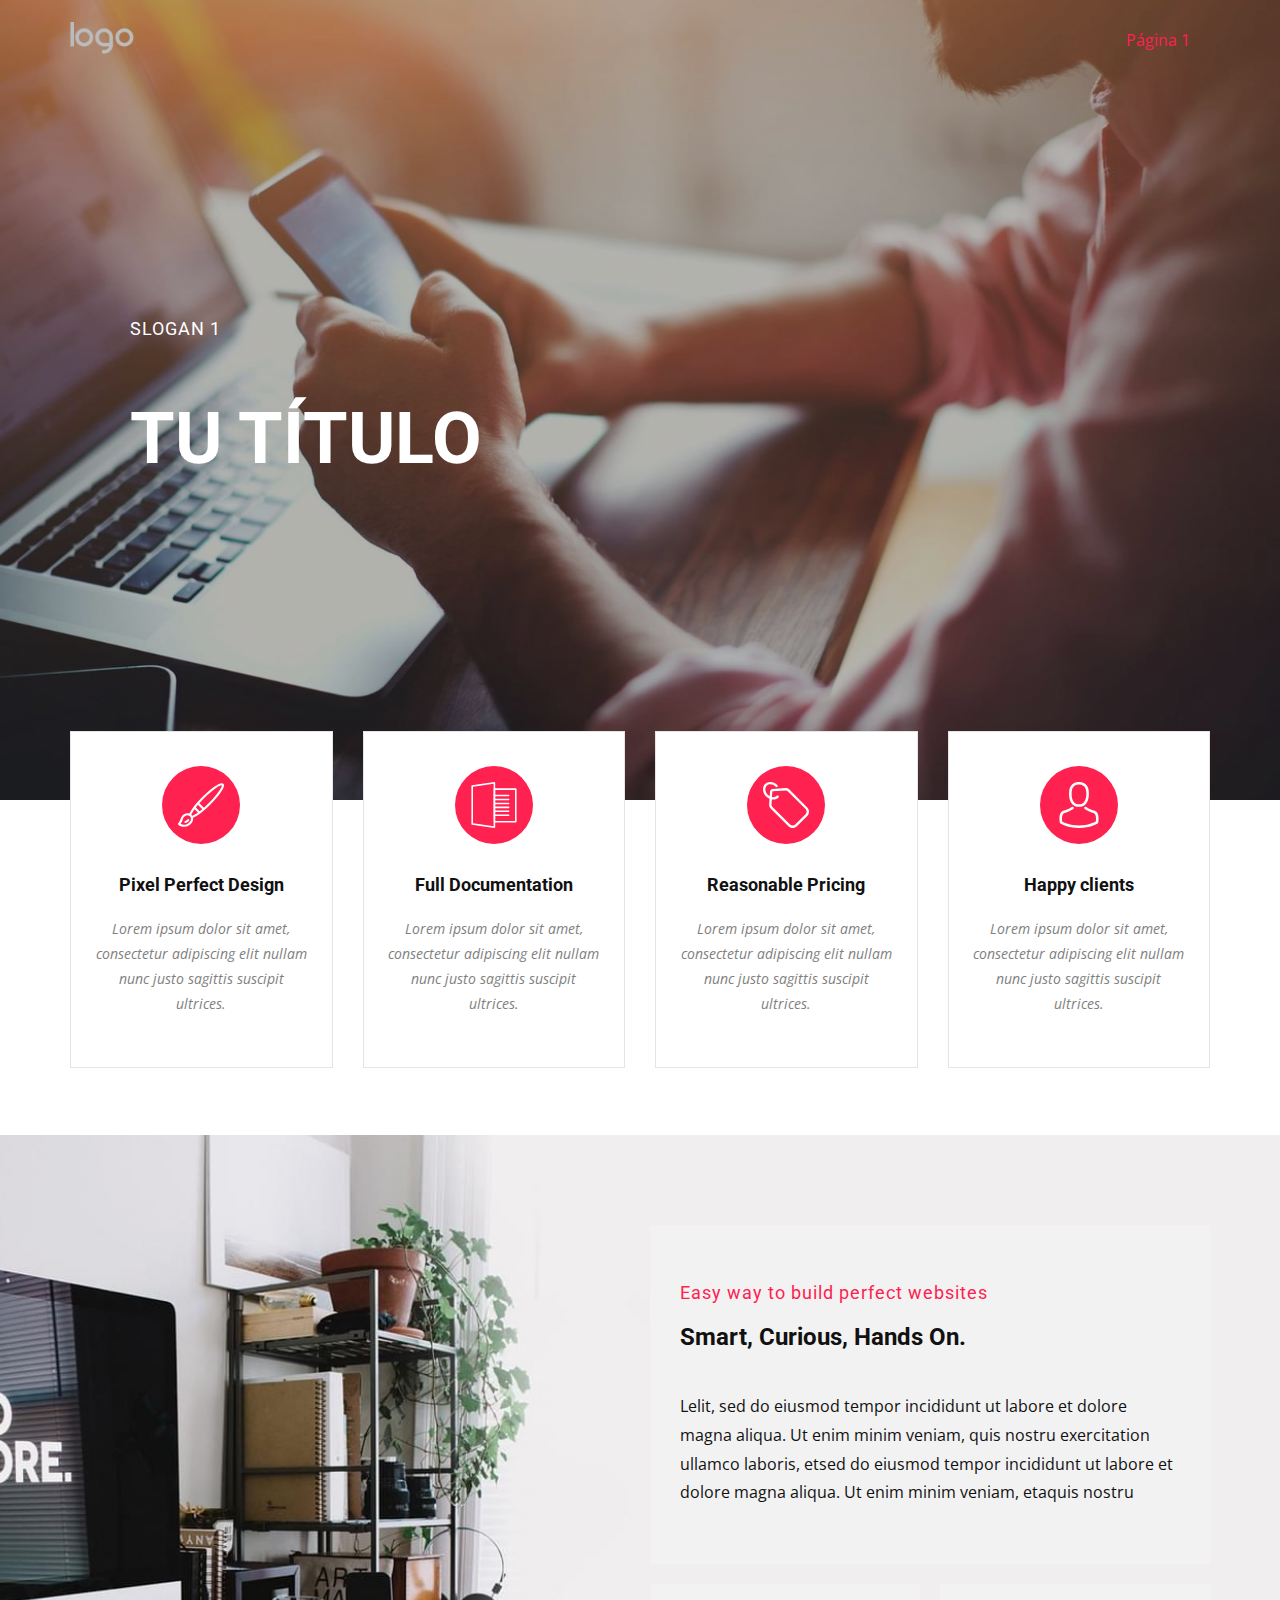
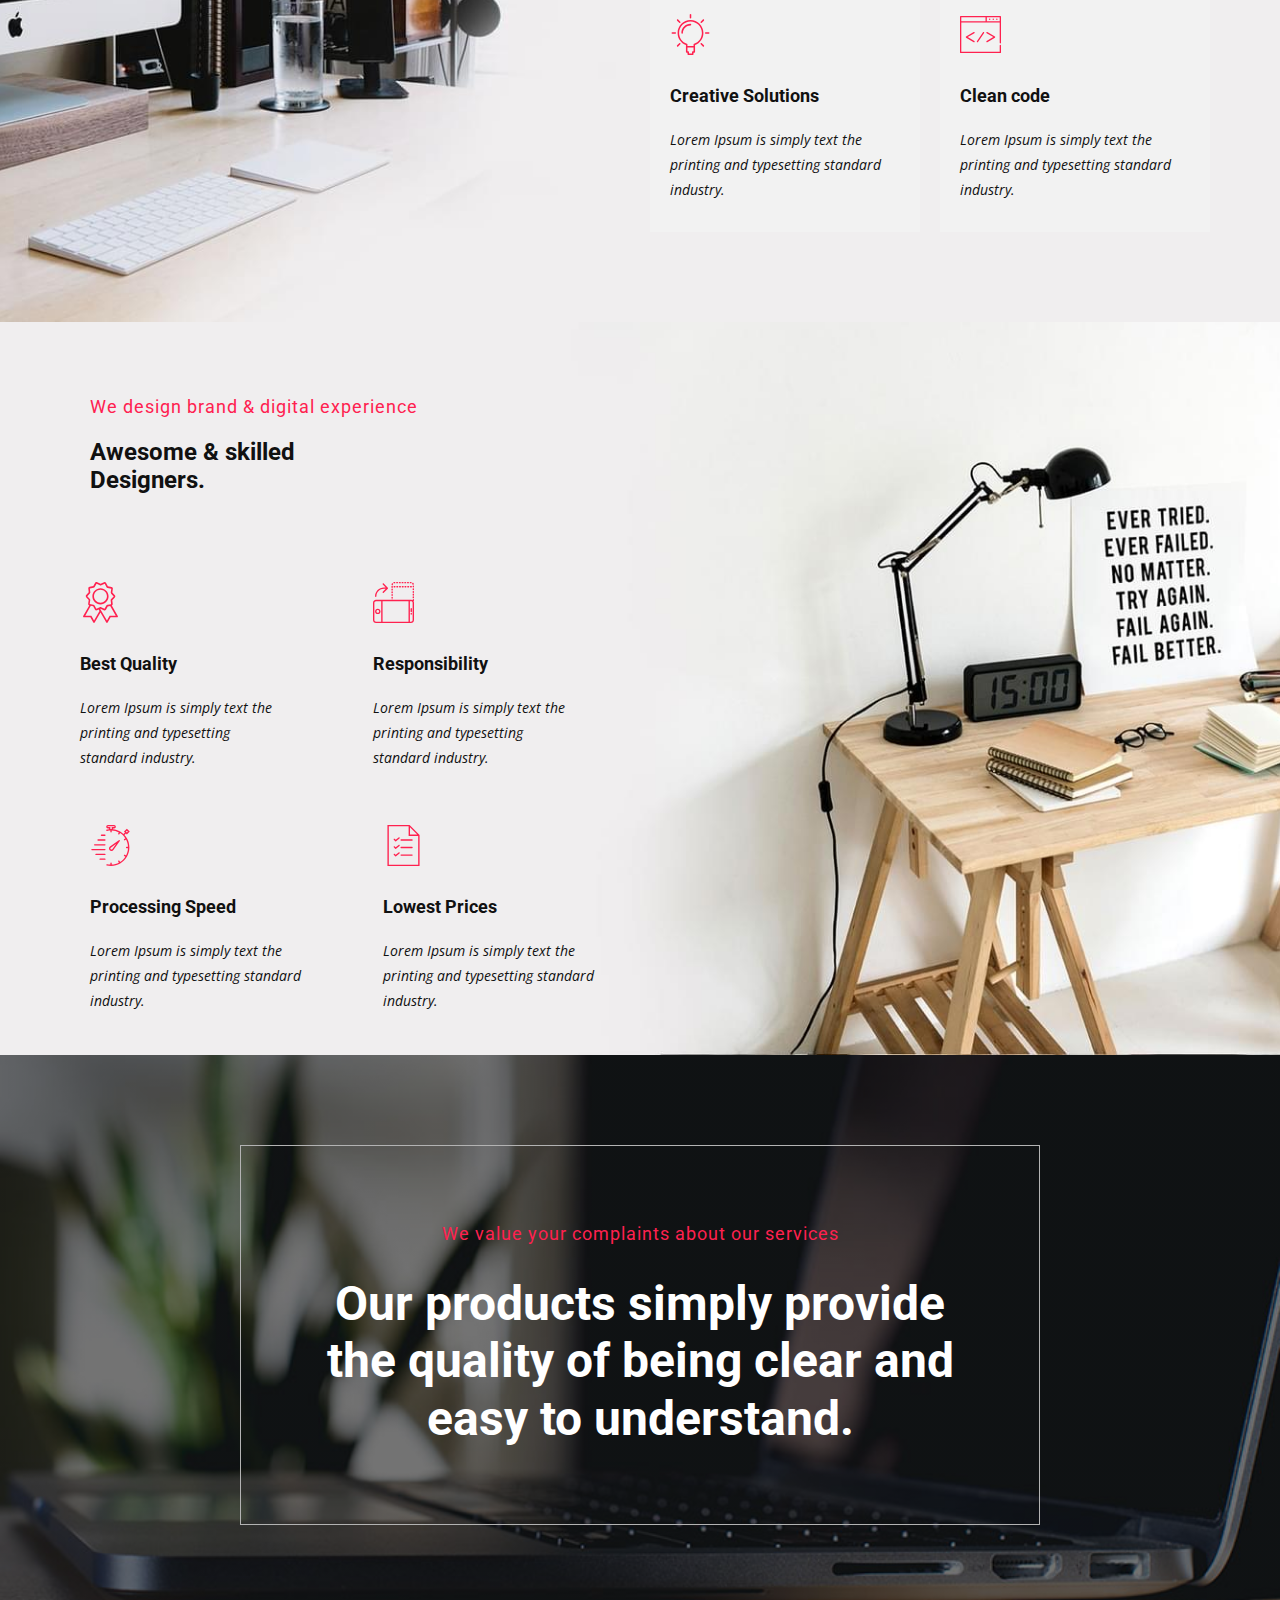
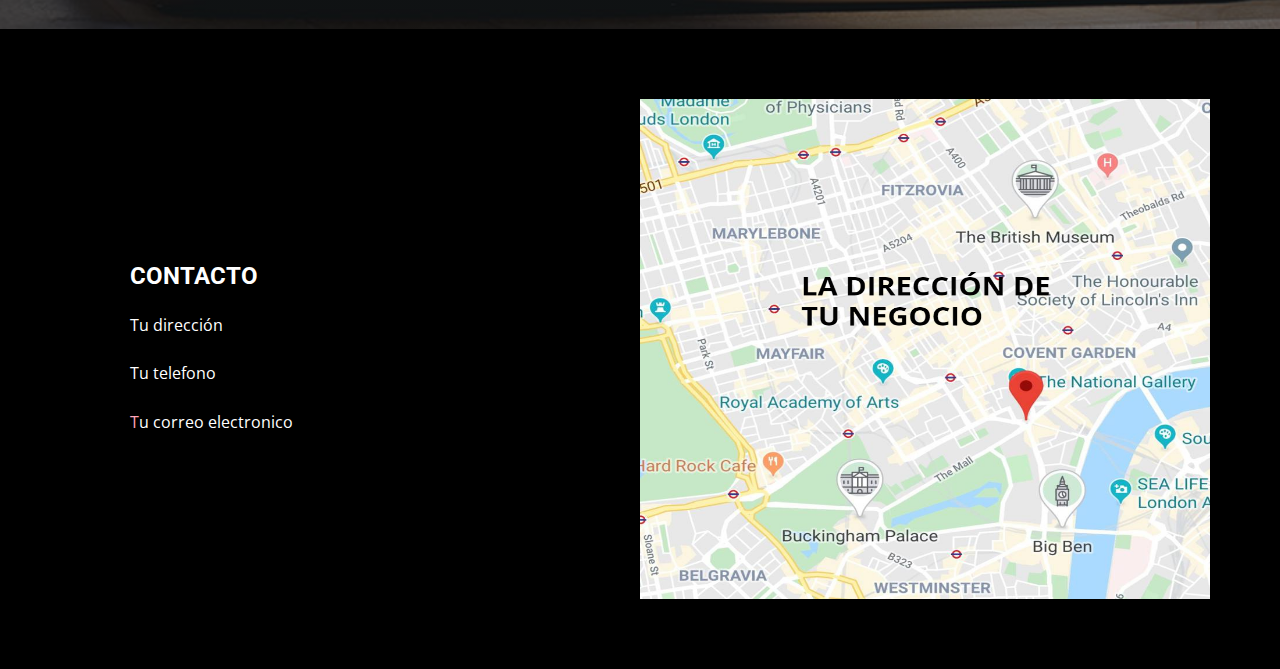
<file: index.html>
<!DOCTYPE html>
<html style="font-size: 16px;">
  <head>
    <meta name="viewport" content="width=device-width, initial-scale=1.0">
    <meta charset="utf-8">
    <meta name="keywords" content="We Create
                        Elegant Solutions, Smart, Curious, Hands On., Beautiful and easy to understand UI, professional animations and drag &amp; drop, Why you choose us?, Awesome &amp; skilled&nbsp;&nbsp;Designers., Our products simply provide the quality of being clear and easy to understand., Contact Us">
    <meta name="description" content="">
    <meta name="page_type" content="np-template-header-footer-from-plugin">
    <title>Página 1</title>
    <link rel="stylesheet" href="nicepage.css" media="screen">
<link rel="stylesheet" href="Página-1.css" media="screen">
    <script class="u-script" type="text/javascript" src="jquery.js" defer=""></script>
    <script class="u-script" type="text/javascript" src="nicepage.js" defer=""></script>
    <meta name="generator" content="Nicepage 3.12.1, nicepage.com">
    <link id="u-theme-google-font" rel="stylesheet" href="https://fonts.googleapis.com/css?family=Roboto:100,100i,300,300i,400,400i,500,500i,700,700i,900,900i|Open+Sans:300,300i,400,400i,600,600i,700,700i,800,800i">
    
    
    
    
    
    
    
    <script type="application/ld+json">{
		"@context": "http://schema.org",
		"@type": "Organization",
		"name": "ZERO",
		"url": "index.html",
		"logo": "images/default-logo.png"
}</script>
    <meta property="og:title" content="Página 1">
    <meta property="og:type" content="website">
    <meta name="theme-color" content="#ff214f">
    <link rel="canonical" href="index.html">
    <meta property="og:url" content="index.html">
  </head>
  <body data-home-page="Página-1.html" data-home-page-title="Página 1" class="u-body u-overlap"><header class="u-clearfix u-header u-header" id="sec-9049"><div class="u-clearfix u-sheet u-valign-middle u-sheet-1">
        <a href="https://nicepage.com" class="u-image u-logo u-image-1">
          <img src="images/default-logo.png" class="u-logo-image u-logo-image-1">
        </a>
        <nav class="u-menu u-menu-dropdown u-offcanvas u-menu-1">
          <div class="menu-collapse" style="font-size: 1rem; letter-spacing: 0px;">
            <a class="u-button-style u-custom-left-right-menu-spacing u-custom-padding-bottom u-custom-top-bottom-menu-spacing u-nav-link u-text-active-palette-1-base u-text-hover-palette-2-base" href="#">
              <svg><use xmlns:xlink="http://www.w3.org/1999/xlink" xlink:href="#menu-hamburger"></use></svg>
              <svg version="1.1" xmlns="http://www.w3.org/2000/svg" xmlns:xlink="http://www.w3.org/1999/xlink"><defs><symbol id="menu-hamburger" viewBox="0 0 16 16" style="width: 16px; height: 16px;"><rect y="1" width="16" height="2"></rect><rect y="7" width="16" height="2"></rect><rect y="13" width="16" height="2"></rect>
</symbol>
</defs></svg>
            </a>
          </div>
          <div class="u-nav-container">
            <ul class="u-nav u-unstyled u-nav-1"><li class="u-nav-item"><a class="u-button-style u-nav-link u-text-active-palette-1-base u-text-hover-palette-2-base" href="Página-1.html" style="padding: 10px 20px;">Página 1</a>
</li></ul>
          </div>
          <div class="u-nav-container-collapse">
            <div class="u-black u-container-style u-inner-container-layout u-opacity u-opacity-95 u-sidenav">
              <div class="u-sidenav-overflow">
                <div class="u-menu-close"></div>
                <ul class="u-align-center u-nav u-popupmenu-items u-unstyled u-nav-2"><li class="u-nav-item"><a class="u-button-style u-nav-link" href="Página-1.html">Página 1</a>
</li></ul>
              </div>
            </div>
            <div class="u-black u-menu-overlay u-opacity u-opacity-70"></div>
          </div>
        </nav>
      </div></header> 
    <section class="u-clearfix u-image u-shading u-typography-Normal--Introduction u-section-1" src="" id="sec-0d5e">
      <div class="u-clearfix u-sheet u-sheet-1">
        <div class="u-align-left u-container-style u-expanded-width-sm u-group u-similar-fill u-group-1">
          <div class="u-container-layout u-valign-middle-lg u-valign-middle-md u-valign-middle-xl u-valign-middle-xs u-container-layout-1">
            <h5 class="u-custom-font u-heading-font u-text u-text-body-alt-color u-text-1">SLOGAN 1<br>
              <br>
            </h5>
            <h1 class="u-text u-text-2">TU TÍTULO</h1>
          </div>
        </div>
      </div>
    </section>
    <section class="u-clearfix u-white u-section-2" id="sec-25b0">
      <div class="u-clearfix u-sheet u-sheet-1">
        <div class="u-clearfix u-expanded-width-lg u-expanded-width-md u-expanded-width-xl u-gutter-30 u-layout-wrap u-layout-wrap-1">
          <div class="u-layout">
            <div class="u-layout-row">
              <div class="u-align-center-lg u-align-center-xl u-container-style u-layout-cell u-left-cell u-size-15 u-size-30-md u-white u-layout-cell-1">
                <div class="u-border-1 u-border-grey-10 u-container-layout u-valign-middle-sm u-valign-middle-xs u-valign-top-lg u-valign-top-md u-valign-top-xl u-container-layout-1"><span class="u-align-left u-icon u-icon-circle u-palette-1-base u-spacing-16 u-icon-1"><svg class="u-svg-link" preserveAspectRatio="xMidYMin slice" viewBox="0 0 512 512" style="undefined"><use xmlns:xlink="http://www.w3.org/1999/xlink" xlink:href="#svg-30c5"></use></svg><svg xmlns="http://www.w3.org/2000/svg" xmlns:xlink="http://www.w3.org/1999/xlink" version="1.1" id="svg-30c5" x="0px" y="0px" viewBox="0 0 512 512" style="enable-background:new 0 0 512 512;" xml:space="preserve" class="u-svg-content"><g><g><path d="M505.025,19.549c-14.688-14.686-44.146-6.307-92.708,26.377c-41.254,27.766-90.738,69.819-139.336,118.417    c-72.047,72.046-126.823,142.784-145.061,186.458c-3.002-1.088-6.115-1.958-9.327-2.593c-18.872-3.733-39.369,1.04-56.238,13.086    c-24.207,17.286-30.618,41.971-31.549,46.132c-5.096,19.032-14.747,37.191-27.921,52.529c-4.237,4.933-3.753,12.349,1.09,16.691    c16.927,15.17,38.58,22.779,61.102,22.779c21.706,0,44.22-7.069,64.077-21.249c9.311-6.649,16.36-14.001,17.725-15.456    c16.872-18.131,24.036-41.904,20.482-63.625c42.85-15.361,117.553-72.181,192.871-147.499    c48.598-48.598,90.652-98.083,118.417-139.336C511.332,63.696,519.713,34.238,505.025,19.549z M129.392,446.415    c-0.642,0.685-6.495,6.852-14.13,12.302c-27.732,19.8-61.684,22.09-86.345,6.845c11.549-15.834,20.132-33.683,25.063-52.254    v-0.001c0.055-0.208,0.105-0.418,0.149-0.63c0.041-0.189,4.193-19.127,22.119-31.927c11.53-8.235,25.277-11.547,37.711-9.089    c10.255,2.026,18.876,7.88,24.275,16.48C148.829,405.018,145.104,429.532,129.392,446.415z M159.217,376.663    c-0.245-0.41-3.87-7.77-10.624-13.24c5.819-15.557,18.346-36.584,35.806-60.729l37.455,37.455    C195.505,359.116,173.914,371.48,159.217,376.663z M241.198,325.685l-42.301-42.301c7.31-9.41,15.219-19.157,23.648-29.127    l47.806,47.806C260.233,310.608,250.489,318.493,241.198,325.685z M455.159,104.266c-26.926,38.916-66.643,85.235-111.832,130.422    c-18.973,18.973-37.367,36.232-54.844,51.694l-50.257-50.257c15.94-18.032,33.32-36.538,51.661-54.877    c45.188-45.189,91.507-84.905,130.422-111.834c47.916-33.155,64.45-33.208,67.626-32.774    C488.371,39.813,488.313,56.353,455.159,104.266z"></path>
</g>
</g><g><g><path d="M119.256,414.119c-5.783-3.183-13.052-1.076-16.236,4.708c-0.322,0.585-0.711,1.132-1.158,1.626    c-0.894,0.93-3.832,3.77-6.884,5.951c-4.63,3.305-9.626,5.674-14.85,7.041c-6.387,1.671-10.209,8.203-8.538,14.59    c1.406,5.372,6.25,8.93,11.555,8.93c1.002,0,2.019-0.127,3.034-0.391c8.049-2.106,15.684-5.71,22.693-10.714    c4.499-3.213,10.471-9.095,10.512-9.14c1.777-1.927,3.319-4.069,4.583-6.366C127.149,424.57,125.04,417.301,119.256,414.119z"></path>
</g>
</g><g></g><g></g><g></g><g></g><g></g><g></g><g></g><g></g><g></g><g></g><g></g><g></g><g></g><g></g><g></g></svg></span>
                  <h6 class="u-align-center-md u-align-center-sm u-align-center-xs u-text u-text-1">Pixel Perfect Design</h6>
                  <p class="u-align-center-md u-align-center-sm u-align-center-xs u-text u-text-grey-50 u-text-2">Lorem ipsum dolor sit amet, consectetur adipiscing elit nullam nunc justo sagittis suscipit ultrices.</p>
                </div>
              </div>
              <div class="u-align-center-lg u-align-center-xl u-container-style u-layout-cell u-similar-fill u-size-15 u-size-30-md u-white u-layout-cell-2">
                <div class="u-border-1 u-border-grey-10 u-container-layout u-valign-middle-sm u-valign-middle-xs u-valign-top-lg u-valign-top-md u-valign-top-xl u-container-layout-2"><span class="u-align-left u-icon u-icon-circle u-palette-1-base u-spacing-16 u-icon-2"><svg class="u-svg-link" preserveAspectRatio="xMidYMin slice" viewBox="0 0 395.947 395.947" style="undefined"><use xmlns:xlink="http://www.w3.org/1999/xlink" xlink:href="#svg-5e6e"></use></svg><svg xmlns="http://www.w3.org/2000/svg" xmlns:xlink="http://www.w3.org/1999/xlink" version="1.1" id="svg-5e6e" x="0px" y="0px" viewBox="0 0 395.947 395.947" style="enable-background:new 0 0 395.947 395.947;" xml:space="preserve" class="u-svg-content"><g><g><path d="M205.974,1.67c-1.495-1.297-3.465-1.881-5.441-1.601L9.387,27.375c-3.366,0.481-5.861,3.362-5.861,6.758v327.68    c0,3.396,2.499,6.277,5.861,6.758l191.147,27.307c0.324,0.044,0.645,0.068,0.966,0.068c1.635,0,3.226-0.587,4.475-1.669    c1.492-1.297,2.352-3.178,2.352-5.158V6.827C208.326,4.847,207.469,2.967,205.974,1.67z M194.673,381.249L17.18,355.895V40.052    l177.493-25.354V381.249z"></path>
</g>
</g><g><g><path d="M385.82,54.842H201.5c-3.645,0-6.601,2.953-6.601,6.598v279.893c0,3.645,2.959,6.598,6.601,6.598h184.32    c3.645,0,6.601-2.953,6.601-6.598V61.44C392.421,57.795,389.462,54.842,385.82,54.842z M379.222,334.736H208.101V68.038h171.121    V334.736z"></path>
</g>
</g><g><g><path d="M324.379,109.456h-122.88c-3.645,0-6.601,2.953-6.601,6.598s2.959,6.598,6.601,6.598h122.88    c3.645,0,6.601-2.953,6.601-6.598S328.022,109.456,324.379,109.456z"></path>
</g>
</g><g><g><path d="M324.379,143.589h-122.88c-3.645,0-6.601,2.953-6.601,6.598c0,3.645,2.959,6.598,6.601,6.598h122.88    c3.645,0,6.601-2.953,6.601-6.598C330.981,146.542,328.022,143.589,324.379,143.589z"></path>
</g>
</g><g><g><path d="M324.379,177.722h-122.88c-3.645,0-6.601,2.953-6.601,6.598s2.959,6.598,6.601,6.598h122.88    c3.645,0,6.601-2.953,6.601-6.598S328.022,177.722,324.379,177.722z"></path>
</g>
</g><g><g><path d="M324.379,211.856h-122.88c-3.645,0-6.601,2.953-6.601,6.598s2.959,6.598,6.601,6.598h122.88    c3.645,0,6.601-2.953,6.601-6.598S328.022,211.856,324.379,211.856z"></path>
</g>
</g><g><g><path d="M324.379,245.989h-122.88c-3.645,0-6.601,2.953-6.601,6.598s2.959,6.598,6.601,6.598h122.88    c3.645,0,6.601-2.953,6.601-6.598S328.022,245.989,324.379,245.989z"></path>
</g>
</g><g><g><path d="M324.379,280.122h-122.88c-3.645,0-6.601,2.953-6.601,6.598c0,3.645,2.959,6.598,6.601,6.598h122.88    c3.645,0,6.601-2.953,6.601-6.598C330.981,283.075,328.022,280.122,324.379,280.122z"></path>
</g>
</g><g></g><g></g><g></g><g></g><g></g><g></g><g></g><g></g><g></g><g></g><g></g><g></g><g></g><g></g><g></g></svg></span>
                  <h6 class="u-align-center-md u-align-center-sm u-align-center-xs u-text u-text-3">Full Documentation</h6>
                  <p class="u-align-center-md u-align-center-sm u-align-center-xs u-text u-text-grey-50 u-text-4">Lorem ipsum dolor sit amet, consectetur adipiscing elit nullam nunc justo sagittis suscipit ultrices.</p>
                </div>
              </div>
              <div class="u-align-center-lg u-align-center-xl u-container-style u-layout-cell u-similar-fill u-size-15 u-size-30-md u-white u-layout-cell-3">
                <div class="u-border-1 u-border-grey-10 u-container-layout u-valign-middle-sm u-valign-middle-xs u-valign-top-lg u-valign-top-md u-valign-top-xl u-container-layout-3"><span class="u-align-left u-icon u-icon-circle u-palette-1-base u-spacing-16 u-icon-3"><svg class="u-svg-link" preserveAspectRatio="xMidYMin slice" viewBox="0 0 463.552 463.552" style="undefined"><use xmlns:xlink="http://www.w3.org/1999/xlink" xlink:href="#svg-5edc"></use></svg><svg xmlns="http://www.w3.org/2000/svg" xmlns:xlink="http://www.w3.org/1999/xlink" version="1.1" id="svg-5edc" x="0px" y="0px" viewBox="0 0 463.552 463.552" style="enable-background:new 0 0 463.552 463.552;" xml:space="preserve" class="u-svg-content"><g><path d="M445.752,256.346l-179.9-180c-9.5-9.5-22.2-14.8-35.6-14.8c-1.1,0-2.2,0-3.3,0.1l-130.1,8.6c-14.1,0.9-25.5,12.3-26.4,26.4   l-3.1,46.2c-6.6-3.8-12.9-8.6-18.6-14.3c-13.9-13.9-22.5-31.2-24.3-48.8c-1.7-16.7,3.1-31.6,13.5-42c22.1-22.1,62.8-17.2,90.9,10.8   c4.7,4.7,12.3,4.7,17,0s4.7-12.3,0-17c-37.6-37.3-93.6-42.1-125-10.7c-15.6,15.6-22.8,37.3-20.4,61.4c2.3,23.1,13.4,45.6,31.2,63.4   c10,10,21.6,17.9,33.9,23.3l-3.8,57.9c-1,14.5,4.4,28.7,14.7,39l180,180c11.4,11.4,26.5,17.6,42.6,17.6l0,0   c16.1,0,31.2-6.3,42.6-17.6l104.3-104.3c11.4-11.4,17.6-26.5,17.6-42.6C463.452,282.746,457.152,267.646,445.752,256.346z    M428.852,324.446l-104.4,104.4c-6.8,6.8-15.9,10.6-25.6,10.6l0,0c-9.7,0-18.8-3.8-25.6-10.6l-180-180c-5.4-5.4-8.2-12.8-7.7-20.4   l3.5-52.4c2,0.3,4,0.6,6,0.8c3,0.3,6,0.5,8.9,0.5c20.5,0,38.8-7.2,52.4-20.8c4.7-4.7,4.7-12.3,0-17s-12.3-4.7-17,0   c-10.4,10.4-25.3,15.2-42,13.5c-2.3-0.2-4.5-0.6-6.7-1l3.6-53.6c0.1-2.2,1.9-3.9,4.1-4.1l130.1-8.6c0.6,0,1.2-0.1,1.8-0.1   c7,0,13.8,2.8,18.7,7.7l179.9,179.9c6.8,6.8,10.6,15.9,10.6,25.6C439.452,308.546,435.652,317.646,428.852,324.446z"></path>
</g><g></g><g></g><g></g><g></g><g></g><g></g><g></g><g></g><g></g><g></g><g></g><g></g><g></g><g></g><g></g></svg></span>
                  <h6 class="u-align-center-md u-align-center-sm u-align-center-xs u-text u-text-5">Reasonable Pricing</h6>
                  <p class="u-align-center-md u-align-center-sm u-align-center-xs u-text u-text-grey-50 u-text-6">Lorem ipsum dolor sit amet, consectetur adipiscing elit nullam nunc justo sagittis suscipit ultrices.</p>
                </div>
              </div>
              <div class="u-align-center-sm u-container-style u-layout-cell u-right-cell u-similar-fill u-size-15 u-size-30-md u-white u-layout-cell-4">
                <div class="u-border-1 u-border-grey-10 u-container-layout u-valign-middle-sm u-valign-middle-xs u-container-layout-4"><span class="u-align-left u-icon u-icon-circle u-palette-1-base u-spacing-16 u-icon-4"><svg class="u-svg-link" preserveAspectRatio="xMidYMin slice" viewBox="0 0 482.9 482.9" style="undefined"><use xmlns:xlink="http://www.w3.org/1999/xlink" xlink:href="#svg-725f"></use></svg><svg xmlns="http://www.w3.org/2000/svg" xmlns:xlink="http://www.w3.org/1999/xlink" version="1.1" id="svg-725f" x="0px" y="0px" viewBox="0 0 482.9 482.9" style="enable-background:new 0 0 482.9 482.9;" xml:space="preserve" class="u-svg-content"><g><g><path d="M239.7,260.2c0.5,0,1,0,1.6,0c0.2,0,0.4,0,0.6,0c0.3,0,0.7,0,1,0c29.3-0.5,53-10.8,70.5-30.5    c38.5-43.4,32.1-117.8,31.4-124.9c-2.5-53.3-27.7-78.8-48.5-90.7C280.8,5.2,262.7,0.4,242.5,0h-0.7c-0.1,0-0.3,0-0.4,0h-0.6    c-11.1,0-32.9,1.8-53.8,13.7c-21,11.9-46.6,37.4-49.1,91.1c-0.7,7.1-7.1,81.5,31.4,124.9C186.7,249.4,210.4,259.7,239.7,260.2z     M164.6,107.3c0-0.3,0.1-0.6,0.1-0.8c3.3-71.7,54.2-79.4,76-79.4h0.4c0.2,0,0.5,0,0.8,0c27,0.6,72.9,11.6,76,79.4    c0,0.3,0,0.6,0.1,0.8c0.1,0.7,7.1,68.7-24.7,104.5c-12.6,14.2-29.4,21.2-51.5,21.4c-0.2,0-0.3,0-0.5,0l0,0c-0.2,0-0.3,0-0.5,0    c-22-0.2-38.9-7.2-51.4-21.4C157.7,176.2,164.5,107.9,164.6,107.3z"></path><path d="M446.8,383.6c0-0.1,0-0.2,0-0.3c0-0.8-0.1-1.6-0.1-2.5c-0.6-19.8-1.9-66.1-45.3-80.9c-0.3-0.1-0.7-0.2-1-0.3    c-45.1-11.5-82.6-37.5-83-37.8c-6.1-4.3-14.5-2.8-18.8,3.3c-4.3,6.1-2.8,14.5,3.3,18.8c1.7,1.2,41.5,28.9,91.3,41.7    c23.3,8.3,25.9,33.2,26.6,56c0,0.9,0,1.7,0.1,2.5c0.1,9-0.5,22.9-2.1,30.9c-16.2,9.2-79.7,41-176.3,41    c-96.2,0-160.1-31.9-176.4-41.1c-1.6-8-2.3-21.9-2.1-30.9c0-0.8,0.1-1.6,0.1-2.5c0.7-22.8,3.3-47.7,26.6-56    c49.8-12.8,89.6-40.6,91.3-41.7c6.1-4.3,7.6-12.7,3.3-18.8c-4.3-6.1-12.7-7.6-18.8-3.3c-0.4,0.3-37.7,26.3-83,37.8    c-0.4,0.1-0.7,0.2-1,0.3c-43.4,14.9-44.7,61.2-45.3,80.9c0,0.9,0,1.7-0.1,2.5c0,0.1,0,0.2,0,0.3c-0.1,5.2-0.2,31.9,5.1,45.3    c1,2.6,2.8,4.8,5.2,6.3c3,2,74.9,47.8,195.2,47.8s192.2-45.9,195.2-47.8c2.3-1.5,4.2-3.7,5.2-6.3    C447,415.5,446.9,388.8,446.8,383.6z"></path>
</g>
</g><g></g><g></g><g></g><g></g><g></g><g></g><g></g><g></g><g></g><g></g><g></g><g></g><g></g><g></g><g></g></svg></span>
                  <h6 class="u-align-center-lg u-align-center-md u-align-center-xl u-align-center-xs u-text u-text-7">Happy clients</h6>
                  <p class="u-align-center-lg u-align-center-md u-align-center-xl u-align-center-xs u-text u-text-grey-50 u-text-8">Lorem ipsum dolor sit amet, consectetur adipiscing elit nullam nunc justo sagittis suscipit ultrices.</p>
                </div>
              </div>
            </div>
          </div>
        </div>
      </div>
    </section>
    <section class="u-clearfix u-image u-section-3" id="sec-dbf4">
      <div class="u-clearfix u-sheet u-sheet-1">
        <div class="u-clearfix u-expanded-width u-gutter-20 u-layout-wrap u-layout-wrap-1">
          <div class="u-layout">
            <div class="u-layout-row">
              <div class="u-size-30 u-size-60-md">
                <div class="u-layout-row">
                  <div class="u-container-style u-hidden-md u-hidden-sm u-hidden-xs u-layout-cell u-left-cell u-size-60 u-layout-cell-1">
                    <div class="u-container-layout u-container-layout-1"></div>
                  </div>
                </div>
              </div>
              <div class="u-size-30 u-size-60-md">
                <div class="u-layout-col">
                  <div class="u-size-40">
                    <div class="u-layout-row">
                      <div class="u-container-style u-grey-5 u-layout-cell u-opacity u-opacity-85 u-right-cell u-size-60 u-layout-cell-2">
                        <div class="u-container-layout u-valign-middle u-container-layout-2">
                          <h5 class="u-text u-text-1">Easy way to build perfect websites</h5>
                          <h2 class="u-text u-text-2">Smart, Curious, Hands On.</h2>
                          <p class="u-text u-text-3">Lelit, sed do eiusmod tempor incididunt ut labore et dolore magna aliqua. Ut enim minim veniam, quis nostru exercitation ullamco laboris, etsed do eiusmod tempor incididunt ut labore et dolore magna aliqua.
                                                    Ut enim minim veniam, etaquis nostru</p>
                        </div>
                      </div>
                    </div>
                  </div>
                  <div class="u-size-20">
                    <div class="u-layout-row">
                      <div class="u-align-left u-container-style u-grey-5 u-layout-cell u-opacity u-opacity-85 u-size-30 u-layout-cell-3">
                        <div class="u-container-layout u-valign-top u-container-layout-3"><span class="u-icon u-icon-circle u-text-palette-1-base u-icon-1"><svg class="u-svg-link" preserveAspectRatio="xMidYMin slice" viewBox="0 0 54 54" style="undefined"><use xmlns:xlink="http://www.w3.org/1999/xlink" xlink:href="#svg-1eea"></use></svg><svg xmlns="http://www.w3.org/2000/svg" xmlns:xlink="http://www.w3.org/1999/xlink" version="1.1" id="svg-1eea" x="0px" y="0px" viewBox="0 0 54 54" style="enable-background:new 0 0 54 54;" xml:space="preserve" class="u-svg-content"><g><path d="M27,8c-9.374,0-17,7.626-17,17c0,7.112,4.391,13.412,11,15.9V50c0,0.553,0.447,1,1,1h1v2c0,0.553,0.447,1,1,1h6   c0.553,0,1-0.447,1-1v-2h1c0.553,0,1-0.447,1-1v-9.1c6.609-2.488,11-8.788,11-15.9C44,15.626,36.374,8,27,8z M30,49   c-0.553,0-1,0.447-1,1v2h-4v-2c0-0.553-0.447-1-1-1h-1v-5h8v5H30z M31.688,39.242C31.277,39.377,31,39.761,31,40.192V42h-8v-1.808   c0-0.432-0.277-0.815-0.688-0.95C16.145,37.214,12,31.49,12,25c0-8.271,6.729-15,15-15s15,6.729,15,15   C42,31.49,37.855,37.214,31.688,39.242z"></path><path d="M27,6c0.553,0,1-0.447,1-1V1c0-0.553-0.447-1-1-1s-1,0.447-1,1v4C26,5.553,26.447,6,27,6z"></path><path d="M51,24h-4c-0.553,0-1,0.447-1,1s0.447,1,1,1h4c0.553,0,1-0.447,1-1S51.553,24,51,24z"></path><path d="M7,24H3c-0.553,0-1,0.447-1,1s0.447,1,1,1h4c0.553,0,1-0.447,1-1S7.553,24,7,24z"></path><path d="M43.264,7.322l-2.828,2.828c-0.391,0.391-0.391,1.023,0,1.414c0.195,0.195,0.451,0.293,0.707,0.293   s0.512-0.098,0.707-0.293l2.828-2.828c0.391-0.391,0.391-1.023,0-1.414S43.654,6.932,43.264,7.322z"></path><path d="M12.15,38.436l-2.828,2.828c-0.391,0.391-0.391,1.023,0,1.414c0.195,0.195,0.451,0.293,0.707,0.293   s0.512-0.098,0.707-0.293l2.828-2.828c0.391-0.391,0.391-1.023,0-1.414S12.541,38.045,12.15,38.436z"></path><path d="M41.85,38.436c-0.391-0.391-1.023-0.391-1.414,0s-0.391,1.023,0,1.414l2.828,2.828c0.195,0.195,0.451,0.293,0.707,0.293   s0.512-0.098,0.707-0.293c0.391-0.391,0.391-1.023,0-1.414L41.85,38.436z"></path><path d="M12.15,11.564c0.195,0.195,0.451,0.293,0.707,0.293s0.512-0.098,0.707-0.293c0.391-0.391,0.391-1.023,0-1.414l-2.828-2.828   c-0.391-0.391-1.023-0.391-1.414,0s-0.391,1.023,0,1.414L12.15,11.564z"></path><path d="M27,13c-6.617,0-12,5.383-12,12c0,0.553,0.447,1,1,1s1-0.447,1-1c0-5.514,4.486-10,10-10c0.553,0,1-0.447,1-1   S27.553,13,27,13z"></path>
</g><g></g><g></g><g></g><g></g><g></g><g></g><g></g><g></g><g></g><g></g><g></g><g></g><g></g><g></g><g></g></svg></span>
                          <h6 class="u-custom-font u-heading-font u-text u-text-4">Creative Solutions</h6>
                          <p class="u-text u-text-5">Lorem Ipsum is simply text the printing and typesetting standard industry.</p>
                        </div>
                      </div>
                      <div class="u-align-left u-container-style u-grey-5 u-layout-cell u-opacity u-opacity-85 u-right-cell u-size-30 u-layout-cell-4">
                        <div class="u-container-layout u-valign-top u-container-layout-4"><span class="u-icon u-icon-circle u-text-palette-1-base u-icon-2"><svg class="u-svg-link" preserveAspectRatio="xMidYMin slice" viewBox="0 0 470 470" style="undefined"><use xmlns:xlink="http://www.w3.org/1999/xlink" xlink:href="#svg-7ca8"></use></svg><svg xmlns="http://www.w3.org/2000/svg" xmlns:xlink="http://www.w3.org/1999/xlink" version="1.1" viewBox="0 0 470 470" enable-background="new 0 0 470 470" id="svg-7ca8" class="u-svg-content"><g><path d="m167.313,209.123c-2.12-3.559-6.723-4.726-10.281-2.605l-87.369,52.039c-2.271,1.352-3.663,3.8-3.663,6.443s1.392,5.091 3.662,6.443l87.369,52.039c1.203,0.717 2.525,1.058 3.831,1.058 2.556,0 5.048-1.308 6.45-3.663 2.12-3.559 0.953-8.162-2.605-10.281l-76.551-45.596 76.551-45.596c3.559-2.119 4.726-6.722 2.606-10.281z"></path><path d="m302.688,320.877c1.403,2.356 3.894,3.663 6.45,3.663 1.306,0 2.628-0.341 3.831-1.058l87.369-52.039c2.271-1.353 3.662-3.8 3.662-6.443s-1.392-5.091-3.662-6.443l-87.369-52.039c-3.558-2.12-8.163-0.954-10.281,2.605-2.12,3.559-0.953,8.162 2.605,10.281l76.551,45.596-76.551,45.596c-3.559,2.119-4.726,6.722-2.605,10.281z"></path><path d="m263.72,208.78l-69.893,104.078c-2.309,3.438-1.394,8.098 2.045,10.408 1.284,0.862 2.737,1.274 4.175,1.274 2.415,0 4.786-1.165 6.233-3.32l69.893-104.078c2.309-3.438 1.394-8.098-2.045-10.408-3.441-2.309-8.1-1.392-10.408,2.046z"></path><path d="m462.5,22.5h-455c-4.143,0-7.5,3.358-7.5,7.5v410c0,4.142 3.357,7.5 7.5,7.5h455c4.143,0 7.5-3.358 7.5-7.5v-80c0-4.142-3.357-7.5-7.5-7.5s-7.5,3.358-7.5,7.5v72.5h-440v-335h440v232.5c0,4.142 3.357,7.5 7.5,7.5s7.5-3.358 7.5-7.5v-300c0-4.142-3.357-7.5-7.5-7.5zm-447.5,15h277.5v45h-277.5v-45zm292.5,45v-45h147.5v45h-147.5z"></path><path d="m381.5,52c-4.411,0-8,3.589-8,8s3.589,8 8,8 8-3.589 8-8-3.589-8-8-8z"></path><path d="m340.5,52c-4.411,0-8,3.589-8,8s3.589,8 8,8 8-3.589 8-8-3.589-8-8-8z"></path><path d="m422.5,52c-4.411,0-8,3.589-8,8s3.589,8 8,8 8-3.589 8-8-3.589-8-8-8z"></path>
</g></svg></span>
                          <h6 class="u-custom-font u-heading-font u-text u-text-6">Clean code </h6>
                          <p class="u-text u-text-7">Lorem Ipsum is simply text the printing and typesetting standard industry.</p>
                        </div>
                      </div>
                    </div>
                  </div>
                </div>
              </div>
            </div>
          </div>
        </div>
      </div>
    </section>
    <section class="u-clearfix u-image u-section-4" id="sec-9c45">
      <div class="u-clearfix u-sheet u-sheet-1">
        <div class="u-clearfix u-expanded-width-lg u-expanded-width-sm u-expanded-width-xl u-expanded-width-xs u-gutter-30 u-layout-wrap u-layout-wrap-1">
          <div class="u-layout">
            <div class="u-layout-row">
              <div class="u-size-30 u-size-60-md">
                <div class="u-layout-col">
                  <div class="u-size-30">
                    <div class="u-layout-row">
                      <div class="u-align-left u-container-style u-layout-cell u-left-cell u-similar-fill u-size-60 u-layout-cell-1">
                        <div class="u-container-layout u-valign-middle-lg u-valign-middle-sm u-valign-middle-xl u-valign-middle-xs u-container-layout-1">
                          <h5 class="u-custom-font u-heading-font u-text u-text-1">We design brand &amp; digital experience</h5>
                          <h2 class="u-text u-text-2">Awesome &amp; skilled&nbsp;&nbsp;<br>Designers.&nbsp;
                          </h2>
                        </div>
                      </div>
                    </div>
                  </div>
                  <div class="u-size-15">
                    <div class="u-layout-row">
                      <div class="u-align-left u-container-style u-layout-cell u-left-cell u-similar-fill u-size-30 u-layout-cell-2">
                        <div class="u-container-layout u-container-layout-2"><span class="u-icon u-icon-circle u-text-palette-1-base u-icon-1"><svg class="u-svg-link" preserveAspectRatio="xMidYMin slice" viewBox="0 0 405.075 405.075" style="undefined"><use xmlns:xlink="http://www.w3.org/1999/xlink" xlink:href="#svg-abb9"></use></svg><svg xmlns="http://www.w3.org/2000/svg" xmlns:xlink="http://www.w3.org/1999/xlink" version="1.1" id="svg-abb9" x="0px" y="0px" viewBox="0 0 405.075 405.075" style="enable-background:new 0 0 405.075 405.075;" xml:space="preserve" class="u-svg-content"><g><g><g><path d="M373.488,337.075l-59.2-104c6-2.8,9.6-9.2,9.2-16.4l-4.4-36.8l25.2-26.4c5.6-5.6,6-15.2,0.4-22l-25.2-27.2l5.2-37.2     c0.8-8-4.8-16-12.8-17.6l-36.4-7.2l-17.6-32.4c-3.6-7.6-12.4-10.8-20.4-7.6h-0.4l-33.6,15.6l-32.8-16c-3.6-2-8-2.4-12-1.2     c-4,1.2-7.2,4-9.2,7.6l-18,32.4l-36.4,6.4c-8.4,1.6-14,9.2-13.2,18l4.4,36.8l-25.2,26.4c-5.6,5.6-6,15.2-0.4,22l25.2,27.2     l-5.2,37.2c-0.8,7.2,3.6,14,10.4,16.8l-59.6,105.6c-1.6,2.4-1.2,5.6,0,8c1.6,2.4,4,4,6.8,4h64l29.2,50.8c1.6,2.4,4,4,6.8,4     s5.6-1.6,6.8-4l57.2-97.6l57.2,98.8c1.6,2.4,4,4,6.8,4s5.6-1.6,6.8-4l29.2-52h64c2.8,0,5.6-1.6,6.8-4     C375.088,342.675,375.088,339.475,373.488,337.075z M138.688,379.875l-24.8-42.8c-1.6-2.4-4-4-6.8-4h-55.2l55.2-97.6l22.8,4     l17.6,32.4c3.6,7.6,12.4,10.8,20.4,7.6h0.4l16.4-7.6l8,14L138.688,379.875z M161.888,265.075c-0.4,0-0.4,0-0.4,0l-17.6-33.2     c-2.4-4-6.4-7.2-11.2-7.6l-36.8-6.8l5.2-36.8c0.8-4.8-0.8-10-4-13.2l-24.8-27.2l25.2-26.4c3.6-3.6,5.2-8.4,4.4-13.2l-4.4-36.4     c0,0,0-0.4,0.4-0.8l36.4-6.4c4.4-0.8,8.8-3.6,11.2-8l18-32.4l32.8,16c4.4,2.4,10,2.4,14.4,0l33.2-15.2c0.4,0,0.4,0,0.4,0     l17.6,33.2c2.4,4,6.4,7.2,10.8,7.6l36.4,7.2l-5.2,36.8c-0.8,4.8,0.8,10,4,13.2l25.2,27.2l-25.6,26.4c-3.6,3.6-5.2,8.4-4.4,13.2     l4.4,36.8l-36,6c-4.4,0.8-8.8,3.6-11.2,8l-18,32.4l-32.8-16c-4.4-2.4-10-2.4-14.4,0L161.888,265.075z M297.888,333.075     c-2.8,0-5.6,1.6-6.8,4l-24.8,44l-56.4-97.6c-0.4-1.2-0.8-2-1.6-2.8l-8.8-15.6l2.8-1.2l32.8,16c2.4,1.2,4.8,1.6,7.2,1.6     c5.6,0,11.2-2.8,14-8l18-32.4l24-4.4l54.8,96.4H297.888z"></path><path d="M282.288,141.075c0-44-36-80-80-80s-80,36-80,80s36,80,80,80S282.288,185.075,282.288,141.075z M202.288,205.075     c-35.2,0-64-28.8-64-64s28.8-64,64-64s64,28.8,64,64S237.488,205.075,202.288,205.075z"></path>
</g>
</g>
</g><g></g><g></g><g></g><g></g><g></g><g></g><g></g><g></g><g></g><g></g><g></g><g></g><g></g><g></g><g></g></svg></span>
                          <h6 class="u-custom-font u-heading-font u-text u-text-3">Best Quality</h6>
                          <p class="u-text u-text-4">Lorem Ipsum is simply text the printing and typesetting standard industry.</p>
                        </div>
                      </div>
                      <div class="u-align-left u-container-style u-layout-cell u-similar-fill u-size-30 u-layout-cell-3">
                        <div class="u-container-layout u-valign-top u-container-layout-3"><span class="u-icon u-icon-circle u-text-palette-1-base u-icon-2"><svg class="u-svg-link" preserveAspectRatio="xMidYMin slice" viewBox="0 0 60 60" style="undefined"><use xmlns:xlink="http://www.w3.org/1999/xlink" xlink:href="#svg-02a5"></use></svg><svg xmlns="http://www.w3.org/2000/svg" xmlns:xlink="http://www.w3.org/1999/xlink" version="1.1" id="svg-02a5" x="0px" y="0px" viewBox="0 0 60 60" style="enable-background:new 0 0 60 60;" xml:space="preserve" class="u-svg-content"><g><path d="M7,39c-2.206,0-4,1.794-4,4s1.794,4,4,4s4-1.794,4-4S9.206,39,7,39z M7,45c-1.103,0-2-0.897-2-2s0.897-2,2-2s2,0.897,2,2   S8.103,45,7,45z"></path><path d="M56,38c-0.552,0-1,0.447-1,1v4c0,0.553,0.448,1,1,1s1-0.447,1-1v-4C57,38.447,56.552,38,56,38z"></path><path d="M56,45c-0.552,0-1,0.447-1,1v1c0,0.553,0.448,1,1,1s1-0.447,1-1v-1C57,45.447,56.552,45,56,45z"></path><path d="M36,6h-1c-0.552,0-1,0.447-1,1s0.448,1,1,1h1c0.552,0,1-0.447,1-1S36.552,6,36,6z"></path><path d="M51,6c-0.552,0-1,0.447-1,1s0.448,1,1,1h1c0.552,0,1-0.447,1-1s-0.448-1-1-1H51z"></path><path d="M55,6c-0.552,0-1,0.447-1,1s0.448,1,1,1h1c0.552,0,1-0.447,1-1s-0.448-1-1-1H55z"></path><path d="M40,6h-1c-0.552,0-1,0.447-1,1s0.448,1,1,1h1c0.552,0,1-0.447,1-1S40.552,6,40,6z"></path><path d="M47,6c-0.552,0-1,0.447-1,1s0.448,1,1,1h1c0.552,0,1-0.447,1-1s-0.448-1-1-1H47z"></path><path d="M44,6h-1c-0.552,0-1,0.447-1,1s0.448,1,1,1h1c0.552,0,1-0.447,1-1S44.552,6,44,6z"></path><path d="M32,6h-1c-0.552,0-1,0.447-1,1s0.448,1,1,1h1c0.552,0,1-0.447,1-1S32.552,6,32,6z"></path><path d="M59.899,29.483c-0.125-0.585-0.369-1.124-0.701-1.598C59.652,27.791,60,27.407,60,26.925v-0.993c0-0.553-0.448-1-1-1   s-1,0.447-1,1v0.792c-0.012-0.008-0.025-0.013-0.037-0.021c-0.178-0.114-0.363-0.214-0.555-0.302   c-0.058-0.026-0.114-0.053-0.173-0.077c-0.044-0.018-0.085-0.041-0.129-0.057c-0.036-0.013-0.072-0.008-0.108-0.017   C56.554,26.1,56.088,26,55.595,26h-1.546h-0.913h-2.737h-0.912h-2.738h-0.912H43.1h-0.913H39.45h-0.913H35.8h-0.913H32.15h-0.913   h-2.382c-0.173-0.296-0.487-0.5-0.856-0.5c-0.366,0-0.673,0.207-0.847,0.5H4.405C1.976,26,0,27.977,0,30.405v25.189   C0,58.023,1.976,60,4.405,60h51.189C58.024,60,60,58.023,60,55.595V30.405v-0.5C60,29.753,59.96,29.612,59.899,29.483z M28.5,28   h2.737h0.913h2.737H35.8h2.737h0.913h2.737H43.1h2.737h0.912h2.738h0.912H52v30H14V28h13H28.5z M2,55.595V30.405   C2,29.079,3.079,28,4.405,28H12v30H4.405C3.079,58,2,56.921,2,55.595z M58,55.595C58,56.921,56.921,58,55.595,58H54V28h0.049h1.546   c0.307,0,0.597,0.063,0.867,0.168c0.177,0.069,0.346,0.156,0.503,0.265C57.589,28.868,58,29.588,58,30.405V55.595z"></path><path d="M58,22.95c0,0.553,0.448,1,1,1s1-0.447,1-1v-0.993c0-0.553-0.448-1-1-1s-1,0.447-1,1V22.95z"></path><path d="M58,15.002c0,0.553,0.448,1,1,1s1-0.447,1-1v-0.993c0-0.553-0.448-1-1-1s-1,0.447-1,1V15.002z"></path><path d="M46.703,2h0.994c0.552,0,1-0.447,1-1s-0.448-1-1-1h-0.994c-0.552,0-1,0.447-1,1S46.151,2,46.703,2z"></path><path d="M54.652,2h0.994c0.552,0,0.975-0.447,0.975-1s-0.473-1-1.025-1h-0.943c-0.552,0-1,0.447-1,1S54.1,2,54.652,2z"></path><path d="M50.678,2h0.993c0.552,0,1-0.447,1-1s-0.448-1-1-1h-0.993c-0.552,0-1,0.447-1,1S50.125,2,50.678,2z"></path><path d="M57.82,3.492c0.159,0.387,0.532,0.62,0.926,0.62c0.126,0,0.255-0.023,0.379-0.075c0.511-0.209,0.755-0.793,0.546-1.305   c-0.163-0.396-0.383-0.768-0.654-1.102C58.668,1.2,58.039,1.136,57.61,1.484c-0.429,0.348-0.495,0.978-0.147,1.406   C57.612,3.073,57.732,3.275,57.82,3.492z"></path><path d="M59,12.028c0.552,0,1-0.447,1-1v-0.994c0-0.553-0.448-1-1-1s-1,0.447-1,1v0.994C58,11.581,58.448,12.028,59,12.028z"></path><path d="M58,18.977c0,0.553,0.448,1,1,1s1-0.447,1-1v-0.993c0-0.553-0.448-1-1-1s-1,0.447-1,1V18.977z"></path><path d="M59,5.061c-0.552,0-1,0.447-1,1v0.993c0,0.553,0.448,1,1,1s1-0.447,1-1V6.061C60,5.508,59.552,5.061,59,5.061z"></path><path d="M28,12.576c0.552,0,1-0.447,1-1v-0.993c0-0.553-0.448-1-1-1s-1,0.447-1,1v0.993C27,12.129,27.448,12.576,28,12.576z"></path><path d="M28,16.551c0.552,0,1-0.447,1-1v-0.994c0-0.553-0.448-1-1-1s-1,0.447-1,1v0.994C27,16.104,27.448,16.551,28,16.551z"></path><path d="M28,24.499c0.552,0,1-0.447,1-1v-0.993c0-0.553-0.448-1-1-1s-1,0.447-1,1v0.993C27,24.052,27.448,24.499,28,24.499z"></path><path d="M42.729,2h0.994c0.552,0,1-0.447,1-1s-0.448-1-1-1h-0.994c-0.552,0-1,0.447-1,1S42.177,2,42.729,2z"></path><path d="M28,8.602c0.552,0,1-0.447,1-1V6.608c0-0.553-0.448-1-1-1s-1,0.447-1,1v0.993C27,8.154,27.448,8.602,28,8.602z"></path><path d="M28,20.525c0.552,0,1-0.447,1-1v-0.994c0-0.553-0.448-1-1-1s-1,0.447-1,1v0.994C27,20.078,27.448,20.525,28,20.525z"></path><path d="M38.755,2h0.993c0.552,0,1-0.447,1-1s-0.448-1-1-1h-0.993c-0.552,0-1,0.447-1,1S38.203,2,38.755,2z"></path><path d="M34.78,2h0.994c0.552,0,1-0.447,1-1s-0.448-1-1-1H34.78c-0.552,0-1,0.447-1,1S34.228,2,34.78,2z"></path><path d="M27.862,4.608c0.076,0.018,0.152,0.025,0.227,0.025c0.455,0,0.866-0.313,0.973-0.774c0.053-0.228,0.139-0.445,0.255-0.648   c0.275-0.479,0.109-1.091-0.37-1.365c-0.479-0.275-1.091-0.108-1.365,0.369c-0.214,0.374-0.372,0.775-0.469,1.193   C26.989,3.946,27.324,4.483,27.862,4.608z"></path><path d="M30.809,2.052c0.058,0,0.116-0.005,0.175-0.016C31.121,2.013,31.262,2,31.405,2H31.8c0.552,0,1-0.447,1-1s-0.448-1-1-1   h-0.395c-0.259,0-0.518,0.022-0.77,0.067c-0.544,0.096-0.907,0.614-0.811,1.158C29.911,1.711,30.333,2.052,30.809,2.052z"></path><path d="M4,22c0.552,0,1-0.447,1-1c0-6.065,4.935-11,11-11h2.586l-4.293,4.293c-0.391,0.391-0.391,1.023,0,1.414   C14.488,15.902,14.744,16,15,16s0.512-0.098,0.707-0.293l5.999-5.999c0.093-0.092,0.166-0.203,0.217-0.326   c0.101-0.244,0.101-0.52,0-0.764c-0.051-0.123-0.124-0.234-0.217-0.326l-5.999-5.999c-0.391-0.391-1.023-0.391-1.414,0   s-0.391,1.023,0,1.414L18.586,8H16C8.832,8,3,13.832,3,21C3,21.553,3.448,22,4,22z"></path>
</g><g></g><g></g><g></g><g></g><g></g><g></g><g></g><g></g><g></g><g></g><g></g><g></g><g></g><g></g><g></g></svg></span>
                          <h6 class="u-custom-font u-heading-font u-text u-text-5">Responsibility</h6>
                          <p class="u-text u-text-6">Lorem Ipsum is simply text the printing and typesetting standard industry.</p>
                        </div>
                      </div>
                    </div>
                  </div>
                  <div class="u-size-15">
                    <div class="u-layout-row">
                      <div class="u-align-left u-container-style u-layout-cell u-left-cell u-similar-fill u-size-30 u-layout-cell-4">
                        <div class="u-container-layout u-valign-top u-container-layout-4"><span class="u-icon u-icon-circle u-text-palette-1-base u-icon-3"><svg class="u-svg-link" preserveAspectRatio="xMidYMin slice" viewBox="0 0 60 60" style="undefined"><use xmlns:xlink="http://www.w3.org/1999/xlink" xlink:href="#svg-211b"></use></svg><svg xmlns="http://www.w3.org/2000/svg" xmlns:xlink="http://www.w3.org/1999/xlink" version="1.1" id="svg-211b" x="0px" y="0px" viewBox="0 0 60 60" style="enable-background:new 0 0 60 60;" xml:space="preserve" class="u-svg-content"><g><path d="M31.634,37.989c1.041-0.081,1.99-0.612,2.606-1.459l9.363-12.944c0.287-0.397,0.244-0.945-0.104-1.293   c-0.348-0.347-0.896-0.39-1.293-0.104L29.26,31.555c-0.844,0.614-1.375,1.563-1.456,2.604s0.296,2.06,1.033,2.797   C29.508,37.628,30.413,38,31.354,38C31.447,38,31.54,37.996,31.634,37.989z M29.798,34.315c0.035-0.457,0.269-0.874,0.637-1.142   l7.897-5.713l-5.711,7.895c-0.27,0.371-0.687,0.604-1.144,0.64c-0.455,0.03-0.902-0.128-1.227-0.453   C29.928,35.219,29.762,34.771,29.798,34.315z"></path><path d="M54.034,19.564c-0.01-0.021-0.01-0.043-0.021-0.064c-0.012-0.02-0.031-0.031-0.044-0.05   c-1.011-1.734-2.207-3.347-3.565-4.809l2.148-2.147l1.414,1.414l4.242-4.243l-4.242-4.242l-4.243,4.242l1.415,1.415l-2.148,2.147   c-1.462-1.358-3.074-2.555-4.809-3.566c-0.019-0.013-0.03-0.032-0.05-0.044c-0.021-0.012-0.043-0.011-0.064-0.022   c-3.093-1.782-6.568-2.969-10.273-3.404V5h1.5c1.379,0,2.5-1.121,2.5-2.5S36.672,0,35.293,0h-9c-1.379,0-2.5,1.121-2.5,2.5   s1.121,2.5,2.5,2.5h1.5v1.156c-1.08,0.115-2.158,0.291-3.224,0.535c-0.538,0.123-0.875,0.66-0.751,1.198   c0.123,0.538,0.66,0.876,1.198,0.751c0.92-0.211,1.849-0.37,2.78-0.477l1.073-0.083c0.328-0.025,0.63-0.043,0.924-0.057V10   c0,0.553,0.447,1,1,1s1-0.447,1-1V8.03c3.761,0.173,7.305,1.183,10.456,2.845l-0.986,1.707c-0.276,0.479-0.112,1.09,0.366,1.366   c0.157,0.091,0.329,0.134,0.499,0.134c0.346,0,0.682-0.179,0.867-0.5l0.983-1.703c3.129,1.985,5.787,4.643,7.772,7.772   l-1.703,0.983C49.57,20.91,49.406,21.521,49.683,22c0.186,0.321,0.521,0.5,0.867,0.5c0.17,0,0.342-0.043,0.499-0.134l1.707-0.986   c1.685,3.196,2.698,6.798,2.849,10.619H53.63c-0.553,0-1,0.447-1,1s0.447,1,1,1h1.975c-0.151,3.821-1.164,7.423-2.849,10.619   l-1.707-0.986c-0.478-0.276-1.09-0.114-1.366,0.366c-0.276,0.479-0.112,1.09,0.366,1.366l1.703,0.983   c-1.985,3.129-4.643,5.787-7.772,7.772l-0.983-1.703c-0.277-0.48-0.89-0.643-1.366-0.366c-0.479,0.276-0.643,0.888-0.366,1.366   l0.986,1.707c-3.151,1.662-6.695,2.672-10.456,2.845V56c0-0.553-0.447-1-1-1s-1,0.447-1,1v1.976   c-1.597-0.055-3.199-0.255-4.776-0.617c-0.538-0.129-1.075,0.213-1.198,0.751c-0.124,0.538,0.213,1.075,0.751,1.198   C26.568,59.768,28.607,60,30.63,60c0.049,0,0.096-0.003,0.145-0.004c0.007,0,0.012,0.004,0.018,0.004   c0.008,0,0.015-0.005,0.023-0.005c4.807-0.033,9.317-1.331,13.219-3.573c0.031-0.014,0.064-0.021,0.094-0.039   c0.02-0.012,0.031-0.031,0.05-0.044c4.039-2.354,7.414-5.725,9.773-9.761c0.019-0.027,0.043-0.048,0.06-0.078   c0.012-0.021,0.011-0.043,0.021-0.064C56.317,42.476,57.63,37.89,57.63,33S56.317,23.524,54.034,19.564z M53.965,8.251l1.414,1.414   l-1.414,1.415L52.55,9.665L53.965,8.251z M29.793,6.021V3h-3.5c-0.275,0-0.5-0.225-0.5-0.5s0.225-0.5,0.5-0.5h9   c0.275,0,0.5,0.225,0.5,0.5S35.568,3,35.293,3h-3.5v3.021C31.445,6.007,31.113,6,30.793,6c-0.028,0-0.06,0.002-0.088,0.002   C30.68,6.002,30.655,6,30.63,6c-0.164,0-0.328,0.011-0.492,0.014C30.022,6.017,29.913,6.016,29.793,6.021z"></path><path d="M21.793,14h-5c-0.553,0-1,0.447-1,1s0.447,1,1,1h5c0.553,0,1-0.447,1-1S22.346,14,21.793,14z"></path><path d="M21.793,21h-10c-0.553,0-1,0.447-1,1s0.447,1,1,1h10c0.553,0,1-0.447,1-1S22.346,21,21.793,21z"></path><path d="M21.793,28h-15c-0.553,0-1,0.447-1,1s0.447,1,1,1h15c0.553,0,1-0.447,1-1S22.346,28,21.793,28z"></path><path d="M21.793,35h-19c-0.553,0-1,0.447-1,1s0.447,1,1,1h19c0.553,0,1-0.447,1-1S22.346,35,21.793,35z"></path><path d="M21.793,42h-13c-0.553,0-1,0.447-1,1s0.447,1,1,1h13c0.553,0,1-0.447,1-1S22.346,42,21.793,42z"></path><path d="M21.793,49h-7c-0.553,0-1,0.447-1,1s0.447,1,1,1h7c0.553,0,1-0.447,1-1S22.346,49,21.793,49z"></path>
</g><g></g><g></g><g></g><g></g><g></g><g></g><g></g><g></g><g></g><g></g><g></g><g></g><g></g><g></g><g></g></svg></span>
                          <h6 class="u-custom-font u-heading-font u-text u-text-7">Processing Speed</h6>
                          <p class="u-text u-text-8">Lorem Ipsum is simply text the printing and typesetting standard industry.</p>
                        </div>
                      </div>
                      <div class="u-align-left u-container-style u-layout-cell u-similar-fill u-size-30 u-layout-cell-5">
                        <div class="u-container-layout u-valign-top u-container-layout-5"><span class="u-icon u-icon-circle u-text-palette-1-base u-icon-4"><svg class="u-svg-link" preserveAspectRatio="xMidYMin slice" viewBox="0 0 60 60" style="undefined"><use xmlns:xlink="http://www.w3.org/1999/xlink" xlink:href="#svg-ac3c"></use></svg><svg xmlns="http://www.w3.org/2000/svg" xmlns:xlink="http://www.w3.org/1999/xlink" version="1.1" id="svg-ac3c" x="0px" y="0px" viewBox="0 0 60 60" style="enable-background:new 0 0 60 60;" xml:space="preserve" class="u-svg-content"><g><path d="M38.914,0H6.5v60h47V14.586L38.914,0z M39.5,3.414L50.086,14H39.5V3.414z M8.5,58V2h29v14h14v42H8.5z"></path><path d="M42.5,21h-16c-0.552,0-1,0.447-1,1s0.448,1,1,1h16c0.552,0,1-0.447,1-1S43.052,21,42.5,21z"></path><path d="M22.875,18.219l-4.301,3.441l-1.367-1.367c-0.391-0.391-1.023-0.391-1.414,0s-0.391,1.023,0,1.414l2,2   C17.987,23.901,18.243,24,18.5,24c0.22,0,0.441-0.072,0.624-0.219l5-4c0.432-0.346,0.501-0.975,0.156-1.406   C23.936,17.943,23.306,17.874,22.875,18.219z"></path><path d="M42.5,32h-16c-0.552,0-1,0.447-1,1s0.448,1,1,1h16c0.552,0,1-0.447,1-1S43.052,32,42.5,32z"></path><path d="M22.875,29.219l-4.301,3.441l-1.367-1.367c-0.391-0.391-1.023-0.391-1.414,0s-0.391,1.023,0,1.414l2,2   C17.987,34.901,18.243,35,18.5,35c0.22,0,0.441-0.072,0.624-0.219l5-4c0.432-0.346,0.501-0.975,0.156-1.406   C23.936,28.943,23.306,28.874,22.875,29.219z"></path><path d="M42.5,43h-16c-0.552,0-1,0.447-1,1s0.448,1,1,1h16c0.552,0,1-0.447,1-1S43.052,43,42.5,43z"></path><path d="M22.875,40.219l-4.301,3.441l-1.367-1.367c-0.391-0.391-1.023-0.391-1.414,0s-0.391,1.023,0,1.414l2,2   C17.987,45.901,18.243,46,18.5,46c0.22,0,0.441-0.072,0.624-0.219l5-4c0.432-0.346,0.501-0.975,0.156-1.406   C23.936,39.943,23.306,39.874,22.875,40.219z"></path>
</g><g></g><g></g><g></g><g></g><g></g><g></g><g></g><g></g><g></g><g></g><g></g><g></g><g></g><g></g><g></g></svg></span>
                          <h6 class="u-custom-font u-heading-font u-text u-text-9">Lowest Prices</h6>
                          <p class="u-text u-text-10">Lorem Ipsum is simply text the printing and typesetting standard industry.</p>
                        </div>
                      </div>
                    </div>
                  </div>
                </div>
              </div>
              <div class="u-size-30 u-size-60-md">
                <div class="u-layout-row">
                  <div class="u-align-left u-container-style u-hidden-lg u-hidden-md u-hidden-xl u-image u-layout-cell u-right-cell u-size-60 u-image-1">
                    <div class="u-container-layout"></div>
                  </div>
                </div>
              </div>
            </div>
          </div>
        </div>
      </div>
    </section>
    <section class="u-clearfix u-image u-shading u-typography-custom-page-typography-14--Introduction u-section-5" src="" id="sec-9dc9">
      <div class="u-clearfix u-sheet u-sheet-1">
        <div class="u-align-center u-border-1 u-border-grey-30 u-container-style u-expanded-width-md u-expanded-width-sm u-group u-similar-fill u-group-1">
          <div class="u-container-layout u-valign-middle u-container-layout-1">
            <h5 class="u-text u-text-palette-1-base u-text-1">We value your complaints about our services</h5>
            <h2 class="u-custom-font u-heading-font u-text u-text-2">Our products simply provide the quality of being clear and easy to understand.</h2>
          </div>
        </div>
      </div>
    </section>
    <section class="u-black u-clearfix u-section-6" id="sec-a2db">
      <div class="u-clearfix u-sheet u-sheet-1">
        <div class="u-clearfix u-layout-wrap u-layout-wrap-1">
          <div class="u-layout">
            <div class="u-layout-row">
              <div class="u-align-left u-container-style u-layout-cell u-left-cell u-similar-fill u-size-30 u-layout-cell-1">
                <div class="u-container-layout u-valign-middle u-container-layout-1">
                  <h2 class="u-text u-text-1">CONTACTO</h2>
                  <p class="u-text u-text-2">Tu dirección</p>
                  <p class="u-text u-text-3">Tu telefono</p>
                  <p class="u-text u-text-4">
                    <a href="mailto:contacts@esbnyc.com">T</a>u correo electronico
                  </p>
                </div>
              </div>
              <div class="u-align-left u-container-style u-layout-cell u-right-cell u-size-30 u-layout-cell-2">
                <div class="u-container-layout">
                  <div class="u-expanded u-grey-10 u-map">
                    <div class="embed-responsive">
                      <image class="embed-responsive-item" src="mapago.jpg"></image>
                    </div>
                  </div>
                </div>
              </div>
            </div>
          </div>
        </div>
      </div>
    </section>
</file>
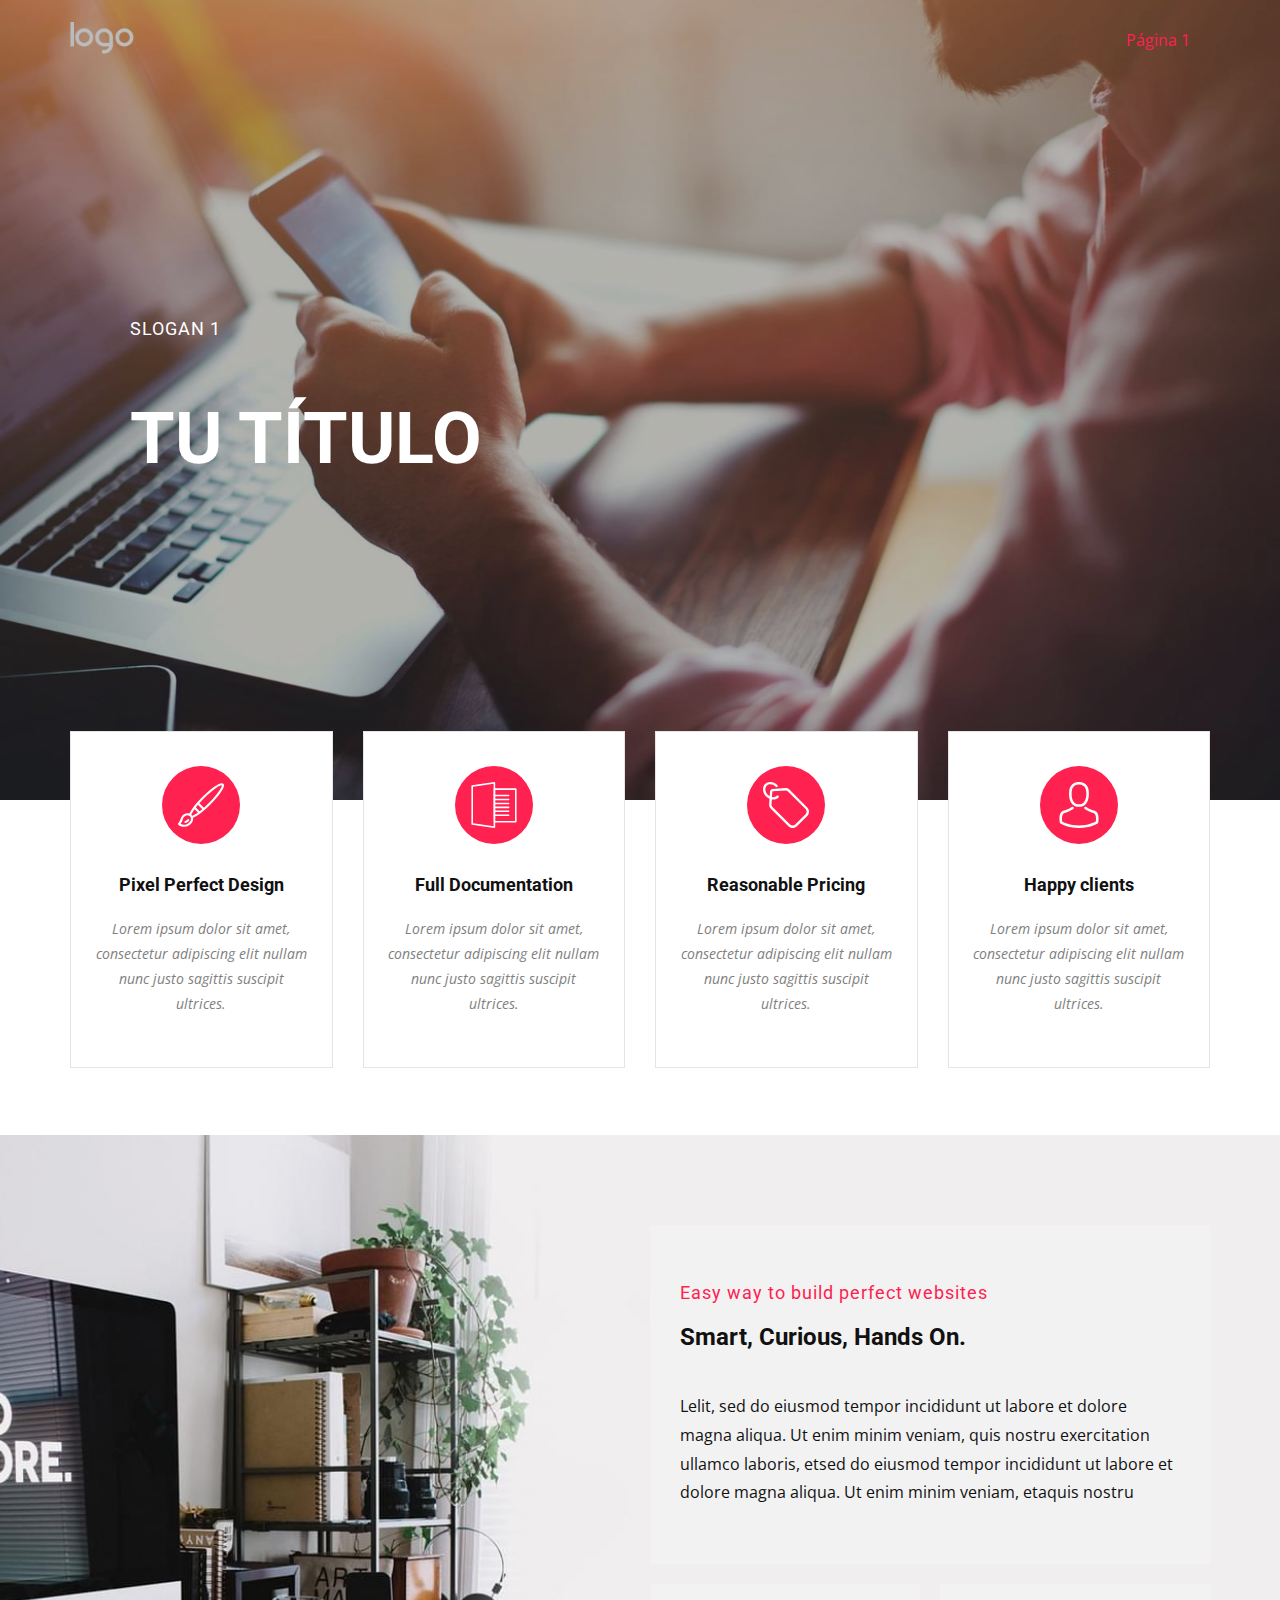
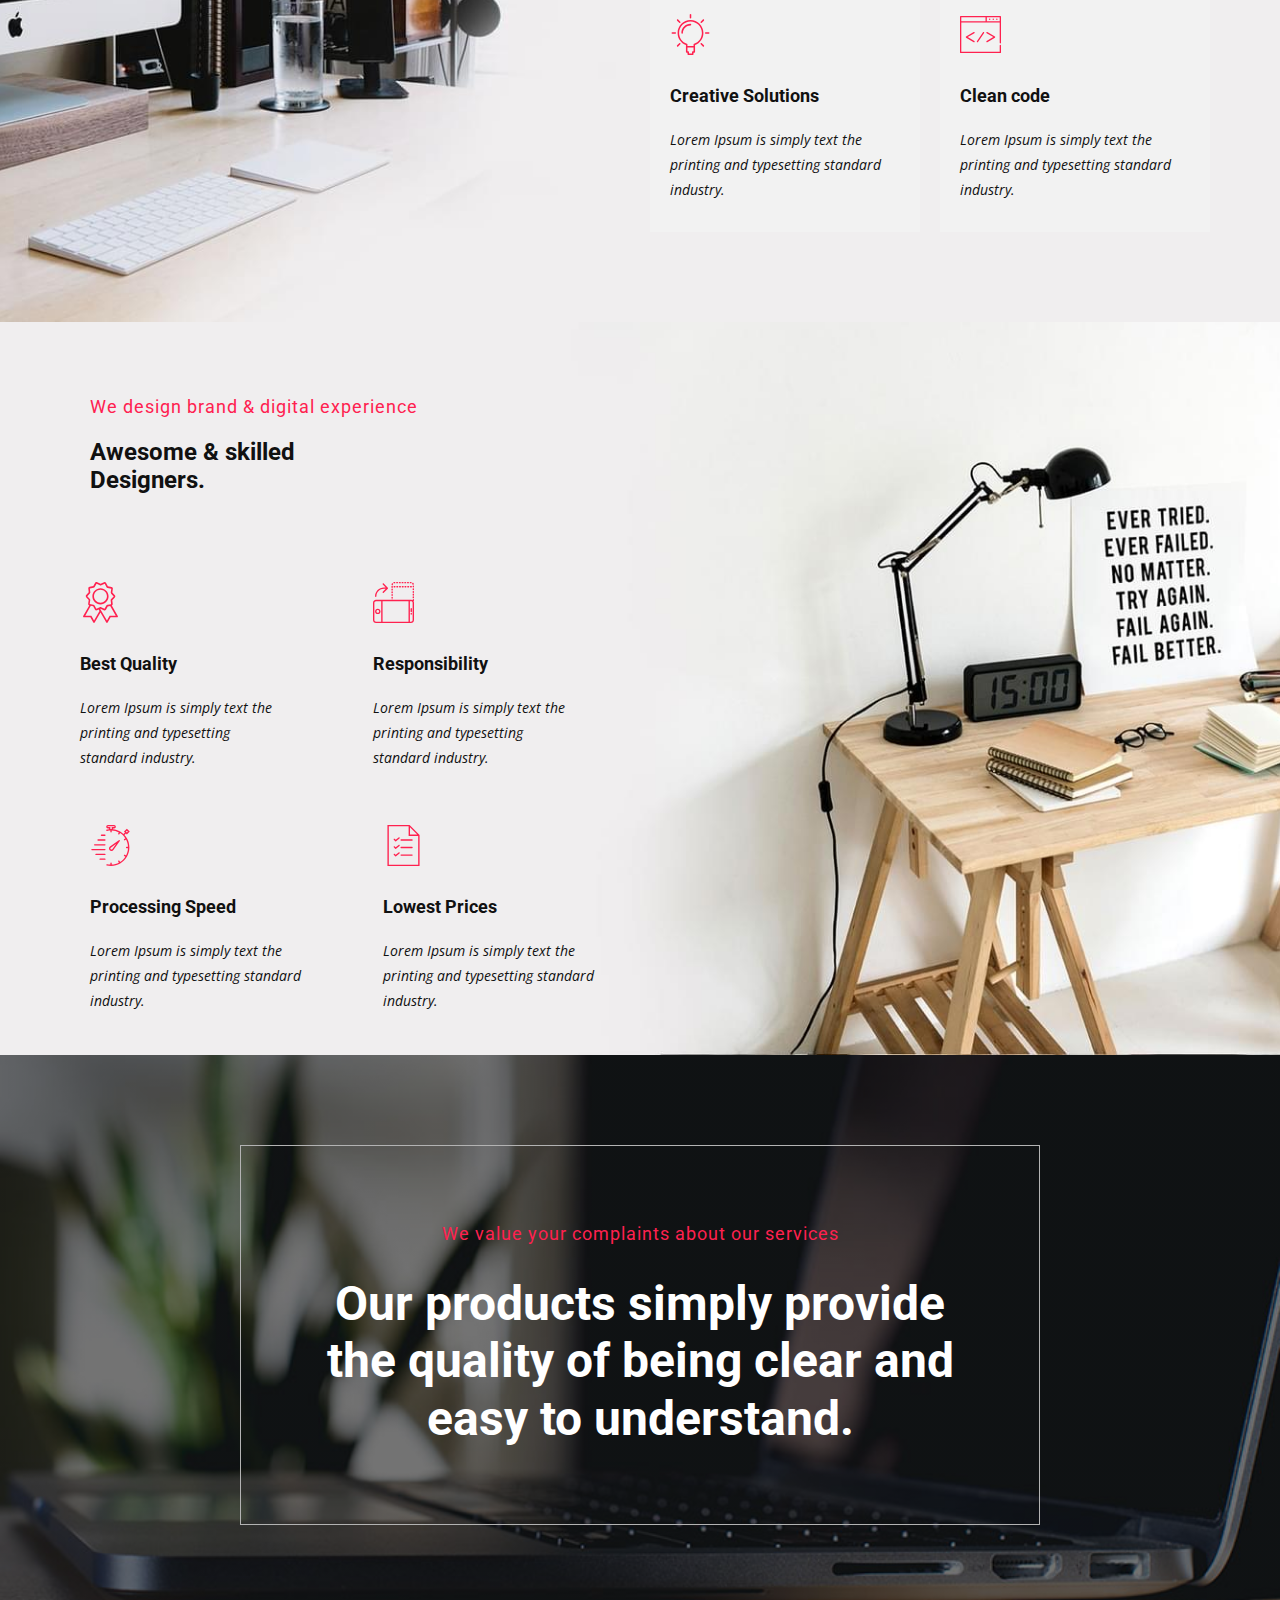
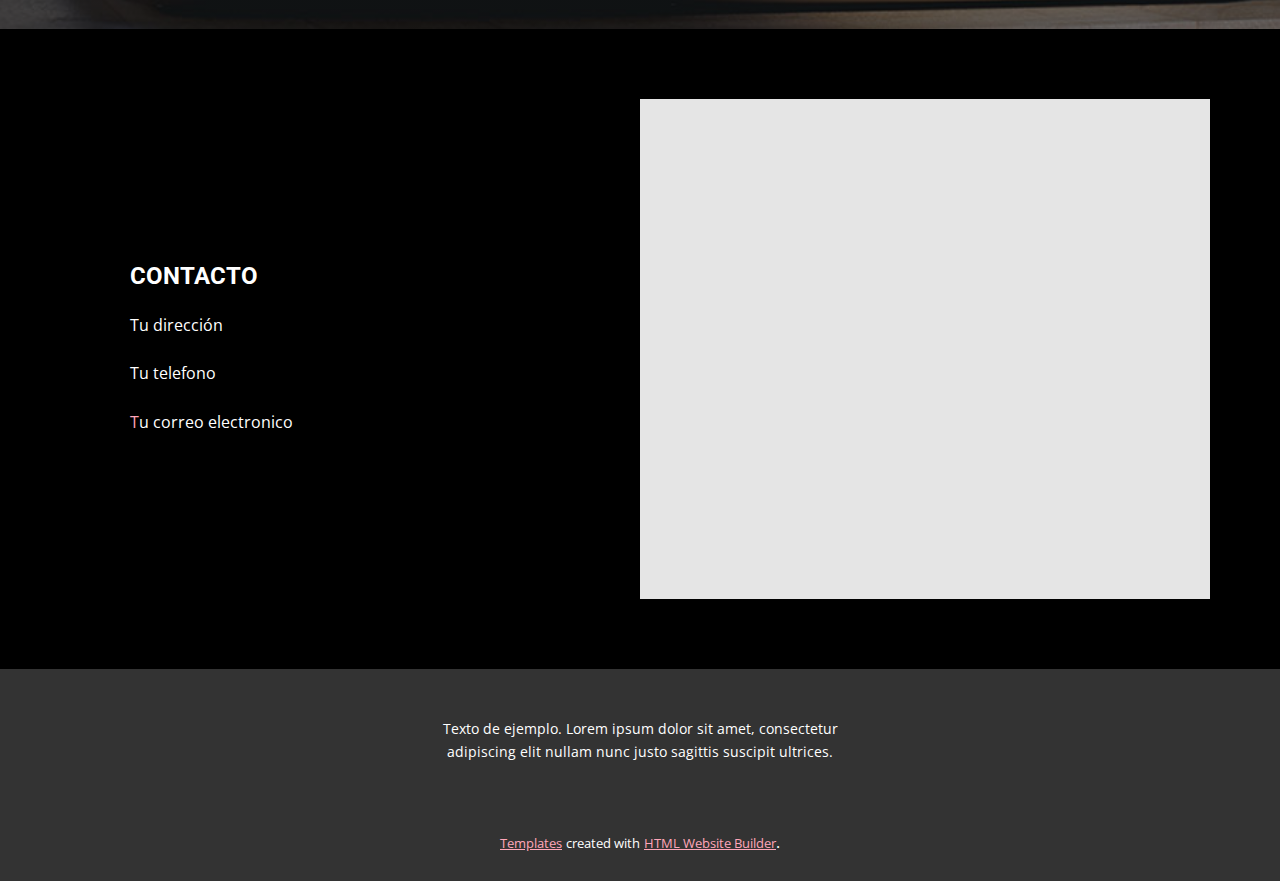
<file: Página-1.html>
<!DOCTYPE html>
<html style="font-size: 16px;">
  <head>
    <meta name="viewport" content="width=device-width, initial-scale=1.0">
    <meta charset="utf-8">
    <meta name="keywords" content="We Create
                        Elegant Solutions, Smart, Curious, Hands On., Beautiful and easy to understand UI, professional animations and drag &amp; drop, Why you choose us?, Awesome &amp; skilled&nbsp;&nbsp;Designers., Our products simply provide the quality of being clear and easy to understand., Contact Us">
    <meta name="description" content="">
    <meta name="page_type" content="np-template-header-footer-from-plugin">
    <title>Página 1</title>
    <link rel="stylesheet" href="nicepage.css" media="screen">
<link rel="stylesheet" href="Página-1.css" media="screen">
    <script class="u-script" type="text/javascript" src="jquery.js" defer=""></script>
    <script class="u-script" type="text/javascript" src="nicepage.js" defer=""></script>
    <meta name="generator" content="Nicepage 3.12.1, nicepage.com">
    <link id="u-theme-google-font" rel="stylesheet" href="https://fonts.googleapis.com/css?family=Roboto:100,100i,300,300i,400,400i,500,500i,700,700i,900,900i|Open+Sans:300,300i,400,400i,600,600i,700,700i,800,800i">
    
    
    
    
    
    
    
    <script type="application/ld+json">{
		"@context": "http://schema.org",
		"@type": "Organization",
		"name": "ZERO",
		"url": "index.html",
		"logo": "images/default-logo.png"
}</script>
    <meta property="og:title" content="Página 1">
    <meta property="og:type" content="website">
    <meta name="theme-color" content="#ff214f">
    <link rel="canonical" href="index.html">
    <meta property="og:url" content="index.html">
  </head>
  <body class="u-body u-overlap"><header class="u-clearfix u-header u-header" id="sec-9049"><div class="u-clearfix u-sheet u-valign-middle u-sheet-1">
        <a href="https://nicepage.com" class="u-image u-logo u-image-1">
          <img src="images/default-logo.png" class="u-logo-image u-logo-image-1">
        </a>
        <nav class="u-menu u-menu-dropdown u-offcanvas u-menu-1">
          <div class="menu-collapse" style="font-size: 1rem; letter-spacing: 0px;">
            <a class="u-button-style u-custom-left-right-menu-spacing u-custom-padding-bottom u-custom-top-bottom-menu-spacing u-nav-link u-text-active-palette-1-base u-text-hover-palette-2-base" href="#">
              <svg><use xmlns:xlink="http://www.w3.org/1999/xlink" xlink:href="#menu-hamburger"></use></svg>
              <svg version="1.1" xmlns="http://www.w3.org/2000/svg" xmlns:xlink="http://www.w3.org/1999/xlink"><defs><symbol id="menu-hamburger" viewBox="0 0 16 16" style="width: 16px; height: 16px;"><rect y="1" width="16" height="2"></rect><rect y="7" width="16" height="2"></rect><rect y="13" width="16" height="2"></rect>
</symbol>
</defs></svg>
            </a>
          </div>
          <div class="u-nav-container">
            <ul class="u-nav u-unstyled u-nav-1"><li class="u-nav-item"><a class="u-button-style u-nav-link u-text-active-palette-1-base u-text-hover-palette-2-base" href="Página-1.html" style="padding: 10px 20px;">Página 1</a>
</li></ul>
          </div>
          <div class="u-nav-container-collapse">
            <div class="u-black u-container-style u-inner-container-layout u-opacity u-opacity-95 u-sidenav">
              <div class="u-sidenav-overflow">
                <div class="u-menu-close"></div>
                <ul class="u-align-center u-nav u-popupmenu-items u-unstyled u-nav-2"><li class="u-nav-item"><a class="u-button-style u-nav-link" href="Página-1.html">Página 1</a>
</li></ul>
              </div>
            </div>
            <div class="u-black u-menu-overlay u-opacity u-opacity-70"></div>
          </div>
        </nav>
      </div></header> 
    <section class="u-clearfix u-image u-shading u-typography-Normal--Introduction u-section-1" src="" id="sec-0d5e">
      <div class="u-clearfix u-sheet u-sheet-1">
        <div class="u-align-left u-container-style u-expanded-width-sm u-group u-similar-fill u-group-1">
          <div class="u-container-layout u-valign-middle-lg u-valign-middle-md u-valign-middle-xl u-valign-middle-xs u-container-layout-1">
            <h5 class="u-custom-font u-heading-font u-text u-text-body-alt-color u-text-1">SLOGAN 1<br>
              <br>
            </h5>
            <h1 class="u-text u-text-2">TU TÍTULO</h1>
          </div>
        </div>
      </div>
    </section>
    <section class="u-clearfix u-white u-section-2" id="sec-25b0">
      <div class="u-clearfix u-sheet u-sheet-1">
        <div class="u-clearfix u-expanded-width-lg u-expanded-width-md u-expanded-width-xl u-gutter-30 u-layout-wrap u-layout-wrap-1">
          <div class="u-layout">
            <div class="u-layout-row">
              <div class="u-align-center-lg u-align-center-xl u-container-style u-layout-cell u-left-cell u-size-15 u-size-30-md u-white u-layout-cell-1">
                <div class="u-border-1 u-border-grey-10 u-container-layout u-valign-middle-sm u-valign-middle-xs u-valign-top-lg u-valign-top-md u-valign-top-xl u-container-layout-1"><span class="u-align-left u-icon u-icon-circle u-palette-1-base u-spacing-16 u-icon-1"><svg class="u-svg-link" preserveAspectRatio="xMidYMin slice" viewBox="0 0 512 512" style="undefined"><use xmlns:xlink="http://www.w3.org/1999/xlink" xlink:href="#svg-30c5"></use></svg><svg xmlns="http://www.w3.org/2000/svg" xmlns:xlink="http://www.w3.org/1999/xlink" version="1.1" id="svg-30c5" x="0px" y="0px" viewBox="0 0 512 512" style="enable-background:new 0 0 512 512;" xml:space="preserve" class="u-svg-content"><g><g><path d="M505.025,19.549c-14.688-14.686-44.146-6.307-92.708,26.377c-41.254,27.766-90.738,69.819-139.336,118.417    c-72.047,72.046-126.823,142.784-145.061,186.458c-3.002-1.088-6.115-1.958-9.327-2.593c-18.872-3.733-39.369,1.04-56.238,13.086    c-24.207,17.286-30.618,41.971-31.549,46.132c-5.096,19.032-14.747,37.191-27.921,52.529c-4.237,4.933-3.753,12.349,1.09,16.691    c16.927,15.17,38.58,22.779,61.102,22.779c21.706,0,44.22-7.069,64.077-21.249c9.311-6.649,16.36-14.001,17.725-15.456    c16.872-18.131,24.036-41.904,20.482-63.625c42.85-15.361,117.553-72.181,192.871-147.499    c48.598-48.598,90.652-98.083,118.417-139.336C511.332,63.696,519.713,34.238,505.025,19.549z M129.392,446.415    c-0.642,0.685-6.495,6.852-14.13,12.302c-27.732,19.8-61.684,22.09-86.345,6.845c11.549-15.834,20.132-33.683,25.063-52.254    v-0.001c0.055-0.208,0.105-0.418,0.149-0.63c0.041-0.189,4.193-19.127,22.119-31.927c11.53-8.235,25.277-11.547,37.711-9.089    c10.255,2.026,18.876,7.88,24.275,16.48C148.829,405.018,145.104,429.532,129.392,446.415z M159.217,376.663    c-0.245-0.41-3.87-7.77-10.624-13.24c5.819-15.557,18.346-36.584,35.806-60.729l37.455,37.455    C195.505,359.116,173.914,371.48,159.217,376.663z M241.198,325.685l-42.301-42.301c7.31-9.41,15.219-19.157,23.648-29.127    l47.806,47.806C260.233,310.608,250.489,318.493,241.198,325.685z M455.159,104.266c-26.926,38.916-66.643,85.235-111.832,130.422    c-18.973,18.973-37.367,36.232-54.844,51.694l-50.257-50.257c15.94-18.032,33.32-36.538,51.661-54.877    c45.188-45.189,91.507-84.905,130.422-111.834c47.916-33.155,64.45-33.208,67.626-32.774    C488.371,39.813,488.313,56.353,455.159,104.266z"></path>
</g>
</g><g><g><path d="M119.256,414.119c-5.783-3.183-13.052-1.076-16.236,4.708c-0.322,0.585-0.711,1.132-1.158,1.626    c-0.894,0.93-3.832,3.77-6.884,5.951c-4.63,3.305-9.626,5.674-14.85,7.041c-6.387,1.671-10.209,8.203-8.538,14.59    c1.406,5.372,6.25,8.93,11.555,8.93c1.002,0,2.019-0.127,3.034-0.391c8.049-2.106,15.684-5.71,22.693-10.714    c4.499-3.213,10.471-9.095,10.512-9.14c1.777-1.927,3.319-4.069,4.583-6.366C127.149,424.57,125.04,417.301,119.256,414.119z"></path>
</g>
</g><g></g><g></g><g></g><g></g><g></g><g></g><g></g><g></g><g></g><g></g><g></g><g></g><g></g><g></g><g></g></svg></span>
                  <h6 class="u-align-center-md u-align-center-sm u-align-center-xs u-text u-text-1">Pixel Perfect Design</h6>
                  <p class="u-align-center-md u-align-center-sm u-align-center-xs u-text u-text-grey-50 u-text-2">Lorem ipsum dolor sit amet, consectetur adipiscing elit nullam nunc justo sagittis suscipit ultrices.</p>
                </div>
              </div>
              <div class="u-align-center-lg u-align-center-xl u-container-style u-layout-cell u-similar-fill u-size-15 u-size-30-md u-white u-layout-cell-2">
                <div class="u-border-1 u-border-grey-10 u-container-layout u-valign-middle-sm u-valign-middle-xs u-valign-top-lg u-valign-top-md u-valign-top-xl u-container-layout-2"><span class="u-align-left u-icon u-icon-circle u-palette-1-base u-spacing-16 u-icon-2"><svg class="u-svg-link" preserveAspectRatio="xMidYMin slice" viewBox="0 0 395.947 395.947" style="undefined"><use xmlns:xlink="http://www.w3.org/1999/xlink" xlink:href="#svg-5e6e"></use></svg><svg xmlns="http://www.w3.org/2000/svg" xmlns:xlink="http://www.w3.org/1999/xlink" version="1.1" id="svg-5e6e" x="0px" y="0px" viewBox="0 0 395.947 395.947" style="enable-background:new 0 0 395.947 395.947;" xml:space="preserve" class="u-svg-content"><g><g><path d="M205.974,1.67c-1.495-1.297-3.465-1.881-5.441-1.601L9.387,27.375c-3.366,0.481-5.861,3.362-5.861,6.758v327.68    c0,3.396,2.499,6.277,5.861,6.758l191.147,27.307c0.324,0.044,0.645,0.068,0.966,0.068c1.635,0,3.226-0.587,4.475-1.669    c1.492-1.297,2.352-3.178,2.352-5.158V6.827C208.326,4.847,207.469,2.967,205.974,1.67z M194.673,381.249L17.18,355.895V40.052    l177.493-25.354V381.249z"></path>
</g>
</g><g><g><path d="M385.82,54.842H201.5c-3.645,0-6.601,2.953-6.601,6.598v279.893c0,3.645,2.959,6.598,6.601,6.598h184.32    c3.645,0,6.601-2.953,6.601-6.598V61.44C392.421,57.795,389.462,54.842,385.82,54.842z M379.222,334.736H208.101V68.038h171.121    V334.736z"></path>
</g>
</g><g><g><path d="M324.379,109.456h-122.88c-3.645,0-6.601,2.953-6.601,6.598s2.959,6.598,6.601,6.598h122.88    c3.645,0,6.601-2.953,6.601-6.598S328.022,109.456,324.379,109.456z"></path>
</g>
</g><g><g><path d="M324.379,143.589h-122.88c-3.645,0-6.601,2.953-6.601,6.598c0,3.645,2.959,6.598,6.601,6.598h122.88    c3.645,0,6.601-2.953,6.601-6.598C330.981,146.542,328.022,143.589,324.379,143.589z"></path>
</g>
</g><g><g><path d="M324.379,177.722h-122.88c-3.645,0-6.601,2.953-6.601,6.598s2.959,6.598,6.601,6.598h122.88    c3.645,0,6.601-2.953,6.601-6.598S328.022,177.722,324.379,177.722z"></path>
</g>
</g><g><g><path d="M324.379,211.856h-122.88c-3.645,0-6.601,2.953-6.601,6.598s2.959,6.598,6.601,6.598h122.88    c3.645,0,6.601-2.953,6.601-6.598S328.022,211.856,324.379,211.856z"></path>
</g>
</g><g><g><path d="M324.379,245.989h-122.88c-3.645,0-6.601,2.953-6.601,6.598s2.959,6.598,6.601,6.598h122.88    c3.645,0,6.601-2.953,6.601-6.598S328.022,245.989,324.379,245.989z"></path>
</g>
</g><g><g><path d="M324.379,280.122h-122.88c-3.645,0-6.601,2.953-6.601,6.598c0,3.645,2.959,6.598,6.601,6.598h122.88    c3.645,0,6.601-2.953,6.601-6.598C330.981,283.075,328.022,280.122,324.379,280.122z"></path>
</g>
</g><g></g><g></g><g></g><g></g><g></g><g></g><g></g><g></g><g></g><g></g><g></g><g></g><g></g><g></g><g></g></svg></span>
                  <h6 class="u-align-center-md u-align-center-sm u-align-center-xs u-text u-text-3">Full Documentation</h6>
                  <p class="u-align-center-md u-align-center-sm u-align-center-xs u-text u-text-grey-50 u-text-4">Lorem ipsum dolor sit amet, consectetur adipiscing elit nullam nunc justo sagittis suscipit ultrices.</p>
                </div>
              </div>
              <div class="u-align-center-lg u-align-center-xl u-container-style u-layout-cell u-similar-fill u-size-15 u-size-30-md u-white u-layout-cell-3">
                <div class="u-border-1 u-border-grey-10 u-container-layout u-valign-middle-sm u-valign-middle-xs u-valign-top-lg u-valign-top-md u-valign-top-xl u-container-layout-3"><span class="u-align-left u-icon u-icon-circle u-palette-1-base u-spacing-16 u-icon-3"><svg class="u-svg-link" preserveAspectRatio="xMidYMin slice" viewBox="0 0 463.552 463.552" style="undefined"><use xmlns:xlink="http://www.w3.org/1999/xlink" xlink:href="#svg-5edc"></use></svg><svg xmlns="http://www.w3.org/2000/svg" xmlns:xlink="http://www.w3.org/1999/xlink" version="1.1" id="svg-5edc" x="0px" y="0px" viewBox="0 0 463.552 463.552" style="enable-background:new 0 0 463.552 463.552;" xml:space="preserve" class="u-svg-content"><g><path d="M445.752,256.346l-179.9-180c-9.5-9.5-22.2-14.8-35.6-14.8c-1.1,0-2.2,0-3.3,0.1l-130.1,8.6c-14.1,0.9-25.5,12.3-26.4,26.4   l-3.1,46.2c-6.6-3.8-12.9-8.6-18.6-14.3c-13.9-13.9-22.5-31.2-24.3-48.8c-1.7-16.7,3.1-31.6,13.5-42c22.1-22.1,62.8-17.2,90.9,10.8   c4.7,4.7,12.3,4.7,17,0s4.7-12.3,0-17c-37.6-37.3-93.6-42.1-125-10.7c-15.6,15.6-22.8,37.3-20.4,61.4c2.3,23.1,13.4,45.6,31.2,63.4   c10,10,21.6,17.9,33.9,23.3l-3.8,57.9c-1,14.5,4.4,28.7,14.7,39l180,180c11.4,11.4,26.5,17.6,42.6,17.6l0,0   c16.1,0,31.2-6.3,42.6-17.6l104.3-104.3c11.4-11.4,17.6-26.5,17.6-42.6C463.452,282.746,457.152,267.646,445.752,256.346z    M428.852,324.446l-104.4,104.4c-6.8,6.8-15.9,10.6-25.6,10.6l0,0c-9.7,0-18.8-3.8-25.6-10.6l-180-180c-5.4-5.4-8.2-12.8-7.7-20.4   l3.5-52.4c2,0.3,4,0.6,6,0.8c3,0.3,6,0.5,8.9,0.5c20.5,0,38.8-7.2,52.4-20.8c4.7-4.7,4.7-12.3,0-17s-12.3-4.7-17,0   c-10.4,10.4-25.3,15.2-42,13.5c-2.3-0.2-4.5-0.6-6.7-1l3.6-53.6c0.1-2.2,1.9-3.9,4.1-4.1l130.1-8.6c0.6,0,1.2-0.1,1.8-0.1   c7,0,13.8,2.8,18.7,7.7l179.9,179.9c6.8,6.8,10.6,15.9,10.6,25.6C439.452,308.546,435.652,317.646,428.852,324.446z"></path>
</g><g></g><g></g><g></g><g></g><g></g><g></g><g></g><g></g><g></g><g></g><g></g><g></g><g></g><g></g><g></g></svg></span>
                  <h6 class="u-align-center-md u-align-center-sm u-align-center-xs u-text u-text-5">Reasonable Pricing</h6>
                  <p class="u-align-center-md u-align-center-sm u-align-center-xs u-text u-text-grey-50 u-text-6">Lorem ipsum dolor sit amet, consectetur adipiscing elit nullam nunc justo sagittis suscipit ultrices.</p>
                </div>
              </div>
              <div class="u-align-center-sm u-container-style u-layout-cell u-right-cell u-similar-fill u-size-15 u-size-30-md u-white u-layout-cell-4">
                <div class="u-border-1 u-border-grey-10 u-container-layout u-valign-middle-sm u-valign-middle-xs u-container-layout-4"><span class="u-align-left u-icon u-icon-circle u-palette-1-base u-spacing-16 u-icon-4"><svg class="u-svg-link" preserveAspectRatio="xMidYMin slice" viewBox="0 0 482.9 482.9" style="undefined"><use xmlns:xlink="http://www.w3.org/1999/xlink" xlink:href="#svg-725f"></use></svg><svg xmlns="http://www.w3.org/2000/svg" xmlns:xlink="http://www.w3.org/1999/xlink" version="1.1" id="svg-725f" x="0px" y="0px" viewBox="0 0 482.9 482.9" style="enable-background:new 0 0 482.9 482.9;" xml:space="preserve" class="u-svg-content"><g><g><path d="M239.7,260.2c0.5,0,1,0,1.6,0c0.2,0,0.4,0,0.6,0c0.3,0,0.7,0,1,0c29.3-0.5,53-10.8,70.5-30.5    c38.5-43.4,32.1-117.8,31.4-124.9c-2.5-53.3-27.7-78.8-48.5-90.7C280.8,5.2,262.7,0.4,242.5,0h-0.7c-0.1,0-0.3,0-0.4,0h-0.6    c-11.1,0-32.9,1.8-53.8,13.7c-21,11.9-46.6,37.4-49.1,91.1c-0.7,7.1-7.1,81.5,31.4,124.9C186.7,249.4,210.4,259.7,239.7,260.2z     M164.6,107.3c0-0.3,0.1-0.6,0.1-0.8c3.3-71.7,54.2-79.4,76-79.4h0.4c0.2,0,0.5,0,0.8,0c27,0.6,72.9,11.6,76,79.4    c0,0.3,0,0.6,0.1,0.8c0.1,0.7,7.1,68.7-24.7,104.5c-12.6,14.2-29.4,21.2-51.5,21.4c-0.2,0-0.3,0-0.5,0l0,0c-0.2,0-0.3,0-0.5,0    c-22-0.2-38.9-7.2-51.4-21.4C157.7,176.2,164.5,107.9,164.6,107.3z"></path><path d="M446.8,383.6c0-0.1,0-0.2,0-0.3c0-0.8-0.1-1.6-0.1-2.5c-0.6-19.8-1.9-66.1-45.3-80.9c-0.3-0.1-0.7-0.2-1-0.3    c-45.1-11.5-82.6-37.5-83-37.8c-6.1-4.3-14.5-2.8-18.8,3.3c-4.3,6.1-2.8,14.5,3.3,18.8c1.7,1.2,41.5,28.9,91.3,41.7    c23.3,8.3,25.9,33.2,26.6,56c0,0.9,0,1.7,0.1,2.5c0.1,9-0.5,22.9-2.1,30.9c-16.2,9.2-79.7,41-176.3,41    c-96.2,0-160.1-31.9-176.4-41.1c-1.6-8-2.3-21.9-2.1-30.9c0-0.8,0.1-1.6,0.1-2.5c0.7-22.8,3.3-47.7,26.6-56    c49.8-12.8,89.6-40.6,91.3-41.7c6.1-4.3,7.6-12.7,3.3-18.8c-4.3-6.1-12.7-7.6-18.8-3.3c-0.4,0.3-37.7,26.3-83,37.8    c-0.4,0.1-0.7,0.2-1,0.3c-43.4,14.9-44.7,61.2-45.3,80.9c0,0.9,0,1.7-0.1,2.5c0,0.1,0,0.2,0,0.3c-0.1,5.2-0.2,31.9,5.1,45.3    c1,2.6,2.8,4.8,5.2,6.3c3,2,74.9,47.8,195.2,47.8s192.2-45.9,195.2-47.8c2.3-1.5,4.2-3.7,5.2-6.3    C447,415.5,446.9,388.8,446.8,383.6z"></path>
</g>
</g><g></g><g></g><g></g><g></g><g></g><g></g><g></g><g></g><g></g><g></g><g></g><g></g><g></g><g></g><g></g></svg></span>
                  <h6 class="u-align-center-lg u-align-center-md u-align-center-xl u-align-center-xs u-text u-text-7">Happy clients</h6>
                  <p class="u-align-center-lg u-align-center-md u-align-center-xl u-align-center-xs u-text u-text-grey-50 u-text-8">Lorem ipsum dolor sit amet, consectetur adipiscing elit nullam nunc justo sagittis suscipit ultrices.</p>
                </div>
              </div>
            </div>
          </div>
        </div>
      </div>
    </section>
    <section class="u-clearfix u-image u-section-3" id="sec-dbf4">
      <div class="u-clearfix u-sheet u-sheet-1">
        <div class="u-clearfix u-expanded-width u-gutter-20 u-layout-wrap u-layout-wrap-1">
          <div class="u-layout">
            <div class="u-layout-row">
              <div class="u-size-30 u-size-60-md">
                <div class="u-layout-row">
                  <div class="u-container-style u-hidden-md u-hidden-sm u-hidden-xs u-layout-cell u-left-cell u-size-60 u-layout-cell-1">
                    <div class="u-container-layout u-container-layout-1"></div>
                  </div>
                </div>
              </div>
              <div class="u-size-30 u-size-60-md">
                <div class="u-layout-col">
                  <div class="u-size-40">
                    <div class="u-layout-row">
                      <div class="u-container-style u-grey-5 u-layout-cell u-opacity u-opacity-85 u-right-cell u-size-60 u-layout-cell-2">
                        <div class="u-container-layout u-valign-middle u-container-layout-2">
                          <h5 class="u-text u-text-1">Easy way to build perfect websites</h5>
                          <h2 class="u-text u-text-2">Smart, Curious, Hands On.</h2>
                          <p class="u-text u-text-3">Lelit, sed do eiusmod tempor incididunt ut labore et dolore magna aliqua. Ut enim minim veniam, quis nostru exercitation ullamco laboris, etsed do eiusmod tempor incididunt ut labore et dolore magna aliqua.
                                                    Ut enim minim veniam, etaquis nostru</p>
                        </div>
                      </div>
                    </div>
                  </div>
                  <div class="u-size-20">
                    <div class="u-layout-row">
                      <div class="u-align-left u-container-style u-grey-5 u-layout-cell u-opacity u-opacity-85 u-size-30 u-layout-cell-3">
                        <div class="u-container-layout u-valign-top u-container-layout-3"><span class="u-icon u-icon-circle u-text-palette-1-base u-icon-1"><svg class="u-svg-link" preserveAspectRatio="xMidYMin slice" viewBox="0 0 54 54" style="undefined"><use xmlns:xlink="http://www.w3.org/1999/xlink" xlink:href="#svg-1eea"></use></svg><svg xmlns="http://www.w3.org/2000/svg" xmlns:xlink="http://www.w3.org/1999/xlink" version="1.1" id="svg-1eea" x="0px" y="0px" viewBox="0 0 54 54" style="enable-background:new 0 0 54 54;" xml:space="preserve" class="u-svg-content"><g><path d="M27,8c-9.374,0-17,7.626-17,17c0,7.112,4.391,13.412,11,15.9V50c0,0.553,0.447,1,1,1h1v2c0,0.553,0.447,1,1,1h6   c0.553,0,1-0.447,1-1v-2h1c0.553,0,1-0.447,1-1v-9.1c6.609-2.488,11-8.788,11-15.9C44,15.626,36.374,8,27,8z M30,49   c-0.553,0-1,0.447-1,1v2h-4v-2c0-0.553-0.447-1-1-1h-1v-5h8v5H30z M31.688,39.242C31.277,39.377,31,39.761,31,40.192V42h-8v-1.808   c0-0.432-0.277-0.815-0.688-0.95C16.145,37.214,12,31.49,12,25c0-8.271,6.729-15,15-15s15,6.729,15,15   C42,31.49,37.855,37.214,31.688,39.242z"></path><path d="M27,6c0.553,0,1-0.447,1-1V1c0-0.553-0.447-1-1-1s-1,0.447-1,1v4C26,5.553,26.447,6,27,6z"></path><path d="M51,24h-4c-0.553,0-1,0.447-1,1s0.447,1,1,1h4c0.553,0,1-0.447,1-1S51.553,24,51,24z"></path><path d="M7,24H3c-0.553,0-1,0.447-1,1s0.447,1,1,1h4c0.553,0,1-0.447,1-1S7.553,24,7,24z"></path><path d="M43.264,7.322l-2.828,2.828c-0.391,0.391-0.391,1.023,0,1.414c0.195,0.195,0.451,0.293,0.707,0.293   s0.512-0.098,0.707-0.293l2.828-2.828c0.391-0.391,0.391-1.023,0-1.414S43.654,6.932,43.264,7.322z"></path><path d="M12.15,38.436l-2.828,2.828c-0.391,0.391-0.391,1.023,0,1.414c0.195,0.195,0.451,0.293,0.707,0.293   s0.512-0.098,0.707-0.293l2.828-2.828c0.391-0.391,0.391-1.023,0-1.414S12.541,38.045,12.15,38.436z"></path><path d="M41.85,38.436c-0.391-0.391-1.023-0.391-1.414,0s-0.391,1.023,0,1.414l2.828,2.828c0.195,0.195,0.451,0.293,0.707,0.293   s0.512-0.098,0.707-0.293c0.391-0.391,0.391-1.023,0-1.414L41.85,38.436z"></path><path d="M12.15,11.564c0.195,0.195,0.451,0.293,0.707,0.293s0.512-0.098,0.707-0.293c0.391-0.391,0.391-1.023,0-1.414l-2.828-2.828   c-0.391-0.391-1.023-0.391-1.414,0s-0.391,1.023,0,1.414L12.15,11.564z"></path><path d="M27,13c-6.617,0-12,5.383-12,12c0,0.553,0.447,1,1,1s1-0.447,1-1c0-5.514,4.486-10,10-10c0.553,0,1-0.447,1-1   S27.553,13,27,13z"></path>
</g><g></g><g></g><g></g><g></g><g></g><g></g><g></g><g></g><g></g><g></g><g></g><g></g><g></g><g></g><g></g></svg></span>
                          <h6 class="u-custom-font u-heading-font u-text u-text-4">Creative Solutions</h6>
                          <p class="u-text u-text-5">Lorem Ipsum is simply text the printing and typesetting standard industry.</p>
                        </div>
                      </div>
                      <div class="u-align-left u-container-style u-grey-5 u-layout-cell u-opacity u-opacity-85 u-right-cell u-size-30 u-layout-cell-4">
                        <div class="u-container-layout u-valign-top u-container-layout-4"><span class="u-icon u-icon-circle u-text-palette-1-base u-icon-2"><svg class="u-svg-link" preserveAspectRatio="xMidYMin slice" viewBox="0 0 470 470" style="undefined"><use xmlns:xlink="http://www.w3.org/1999/xlink" xlink:href="#svg-7ca8"></use></svg><svg xmlns="http://www.w3.org/2000/svg" xmlns:xlink="http://www.w3.org/1999/xlink" version="1.1" viewBox="0 0 470 470" enable-background="new 0 0 470 470" id="svg-7ca8" class="u-svg-content"><g><path d="m167.313,209.123c-2.12-3.559-6.723-4.726-10.281-2.605l-87.369,52.039c-2.271,1.352-3.663,3.8-3.663,6.443s1.392,5.091 3.662,6.443l87.369,52.039c1.203,0.717 2.525,1.058 3.831,1.058 2.556,0 5.048-1.308 6.45-3.663 2.12-3.559 0.953-8.162-2.605-10.281l-76.551-45.596 76.551-45.596c3.559-2.119 4.726-6.722 2.606-10.281z"></path><path d="m302.688,320.877c1.403,2.356 3.894,3.663 6.45,3.663 1.306,0 2.628-0.341 3.831-1.058l87.369-52.039c2.271-1.353 3.662-3.8 3.662-6.443s-1.392-5.091-3.662-6.443l-87.369-52.039c-3.558-2.12-8.163-0.954-10.281,2.605-2.12,3.559-0.953,8.162 2.605,10.281l76.551,45.596-76.551,45.596c-3.559,2.119-4.726,6.722-2.605,10.281z"></path><path d="m263.72,208.78l-69.893,104.078c-2.309,3.438-1.394,8.098 2.045,10.408 1.284,0.862 2.737,1.274 4.175,1.274 2.415,0 4.786-1.165 6.233-3.32l69.893-104.078c2.309-3.438 1.394-8.098-2.045-10.408-3.441-2.309-8.1-1.392-10.408,2.046z"></path><path d="m462.5,22.5h-455c-4.143,0-7.5,3.358-7.5,7.5v410c0,4.142 3.357,7.5 7.5,7.5h455c4.143,0 7.5-3.358 7.5-7.5v-80c0-4.142-3.357-7.5-7.5-7.5s-7.5,3.358-7.5,7.5v72.5h-440v-335h440v232.5c0,4.142 3.357,7.5 7.5,7.5s7.5-3.358 7.5-7.5v-300c0-4.142-3.357-7.5-7.5-7.5zm-447.5,15h277.5v45h-277.5v-45zm292.5,45v-45h147.5v45h-147.5z"></path><path d="m381.5,52c-4.411,0-8,3.589-8,8s3.589,8 8,8 8-3.589 8-8-3.589-8-8-8z"></path><path d="m340.5,52c-4.411,0-8,3.589-8,8s3.589,8 8,8 8-3.589 8-8-3.589-8-8-8z"></path><path d="m422.5,52c-4.411,0-8,3.589-8,8s3.589,8 8,8 8-3.589 8-8-3.589-8-8-8z"></path>
</g></svg></span>
                          <h6 class="u-custom-font u-heading-font u-text u-text-6">Clean code </h6>
                          <p class="u-text u-text-7">Lorem Ipsum is simply text the printing and typesetting standard industry.</p>
                        </div>
                      </div>
                    </div>
                  </div>
                </div>
              </div>
            </div>
          </div>
        </div>
      </div>
    </section>
    <section class="u-clearfix u-image u-section-4" id="sec-9c45">
      <div class="u-clearfix u-sheet u-sheet-1">
        <div class="u-clearfix u-expanded-width-lg u-expanded-width-sm u-expanded-width-xl u-expanded-width-xs u-gutter-30 u-layout-wrap u-layout-wrap-1">
          <div class="u-layout">
            <div class="u-layout-row">
              <div class="u-size-30 u-size-60-md">
                <div class="u-layout-col">
                  <div class="u-size-30">
                    <div class="u-layout-row">
                      <div class="u-align-left u-container-style u-layout-cell u-left-cell u-similar-fill u-size-60 u-layout-cell-1">
                        <div class="u-container-layout u-valign-middle-lg u-valign-middle-sm u-valign-middle-xl u-valign-middle-xs u-container-layout-1">
                          <h5 class="u-custom-font u-heading-font u-text u-text-1">We design brand &amp; digital experience</h5>
                          <h2 class="u-text u-text-2">Awesome &amp; skilled&nbsp;&nbsp;<br>Designers.&nbsp;
                          </h2>
                        </div>
                      </div>
                    </div>
                  </div>
                  <div class="u-size-15">
                    <div class="u-layout-row">
                      <div class="u-align-left u-container-style u-layout-cell u-left-cell u-similar-fill u-size-30 u-layout-cell-2">
                        <div class="u-container-layout u-container-layout-2"><span class="u-icon u-icon-circle u-text-palette-1-base u-icon-1"><svg class="u-svg-link" preserveAspectRatio="xMidYMin slice" viewBox="0 0 405.075 405.075" style="undefined"><use xmlns:xlink="http://www.w3.org/1999/xlink" xlink:href="#svg-abb9"></use></svg><svg xmlns="http://www.w3.org/2000/svg" xmlns:xlink="http://www.w3.org/1999/xlink" version="1.1" id="svg-abb9" x="0px" y="0px" viewBox="0 0 405.075 405.075" style="enable-background:new 0 0 405.075 405.075;" xml:space="preserve" class="u-svg-content"><g><g><g><path d="M373.488,337.075l-59.2-104c6-2.8,9.6-9.2,9.2-16.4l-4.4-36.8l25.2-26.4c5.6-5.6,6-15.2,0.4-22l-25.2-27.2l5.2-37.2     c0.8-8-4.8-16-12.8-17.6l-36.4-7.2l-17.6-32.4c-3.6-7.6-12.4-10.8-20.4-7.6h-0.4l-33.6,15.6l-32.8-16c-3.6-2-8-2.4-12-1.2     c-4,1.2-7.2,4-9.2,7.6l-18,32.4l-36.4,6.4c-8.4,1.6-14,9.2-13.2,18l4.4,36.8l-25.2,26.4c-5.6,5.6-6,15.2-0.4,22l25.2,27.2     l-5.2,37.2c-0.8,7.2,3.6,14,10.4,16.8l-59.6,105.6c-1.6,2.4-1.2,5.6,0,8c1.6,2.4,4,4,6.8,4h64l29.2,50.8c1.6,2.4,4,4,6.8,4     s5.6-1.6,6.8-4l57.2-97.6l57.2,98.8c1.6,2.4,4,4,6.8,4s5.6-1.6,6.8-4l29.2-52h64c2.8,0,5.6-1.6,6.8-4     C375.088,342.675,375.088,339.475,373.488,337.075z M138.688,379.875l-24.8-42.8c-1.6-2.4-4-4-6.8-4h-55.2l55.2-97.6l22.8,4     l17.6,32.4c3.6,7.6,12.4,10.8,20.4,7.6h0.4l16.4-7.6l8,14L138.688,379.875z M161.888,265.075c-0.4,0-0.4,0-0.4,0l-17.6-33.2     c-2.4-4-6.4-7.2-11.2-7.6l-36.8-6.8l5.2-36.8c0.8-4.8-0.8-10-4-13.2l-24.8-27.2l25.2-26.4c3.6-3.6,5.2-8.4,4.4-13.2l-4.4-36.4     c0,0,0-0.4,0.4-0.8l36.4-6.4c4.4-0.8,8.8-3.6,11.2-8l18-32.4l32.8,16c4.4,2.4,10,2.4,14.4,0l33.2-15.2c0.4,0,0.4,0,0.4,0     l17.6,33.2c2.4,4,6.4,7.2,10.8,7.6l36.4,7.2l-5.2,36.8c-0.8,4.8,0.8,10,4,13.2l25.2,27.2l-25.6,26.4c-3.6,3.6-5.2,8.4-4.4,13.2     l4.4,36.8l-36,6c-4.4,0.8-8.8,3.6-11.2,8l-18,32.4l-32.8-16c-4.4-2.4-10-2.4-14.4,0L161.888,265.075z M297.888,333.075     c-2.8,0-5.6,1.6-6.8,4l-24.8,44l-56.4-97.6c-0.4-1.2-0.8-2-1.6-2.8l-8.8-15.6l2.8-1.2l32.8,16c2.4,1.2,4.8,1.6,7.2,1.6     c5.6,0,11.2-2.8,14-8l18-32.4l24-4.4l54.8,96.4H297.888z"></path><path d="M282.288,141.075c0-44-36-80-80-80s-80,36-80,80s36,80,80,80S282.288,185.075,282.288,141.075z M202.288,205.075     c-35.2,0-64-28.8-64-64s28.8-64,64-64s64,28.8,64,64S237.488,205.075,202.288,205.075z"></path>
</g>
</g>
</g><g></g><g></g><g></g><g></g><g></g><g></g><g></g><g></g><g></g><g></g><g></g><g></g><g></g><g></g><g></g></svg></span>
                          <h6 class="u-custom-font u-heading-font u-text u-text-3">Best Quality</h6>
                          <p class="u-text u-text-4">Lorem Ipsum is simply text the printing and typesetting standard industry.</p>
                        </div>
                      </div>
                      <div class="u-align-left u-container-style u-layout-cell u-similar-fill u-size-30 u-layout-cell-3">
                        <div class="u-container-layout u-valign-top u-container-layout-3"><span class="u-icon u-icon-circle u-text-palette-1-base u-icon-2"><svg class="u-svg-link" preserveAspectRatio="xMidYMin slice" viewBox="0 0 60 60" style="undefined"><use xmlns:xlink="http://www.w3.org/1999/xlink" xlink:href="#svg-02a5"></use></svg><svg xmlns="http://www.w3.org/2000/svg" xmlns:xlink="http://www.w3.org/1999/xlink" version="1.1" id="svg-02a5" x="0px" y="0px" viewBox="0 0 60 60" style="enable-background:new 0 0 60 60;" xml:space="preserve" class="u-svg-content"><g><path d="M7,39c-2.206,0-4,1.794-4,4s1.794,4,4,4s4-1.794,4-4S9.206,39,7,39z M7,45c-1.103,0-2-0.897-2-2s0.897-2,2-2s2,0.897,2,2   S8.103,45,7,45z"></path><path d="M56,38c-0.552,0-1,0.447-1,1v4c0,0.553,0.448,1,1,1s1-0.447,1-1v-4C57,38.447,56.552,38,56,38z"></path><path d="M56,45c-0.552,0-1,0.447-1,1v1c0,0.553,0.448,1,1,1s1-0.447,1-1v-1C57,45.447,56.552,45,56,45z"></path><path d="M36,6h-1c-0.552,0-1,0.447-1,1s0.448,1,1,1h1c0.552,0,1-0.447,1-1S36.552,6,36,6z"></path><path d="M51,6c-0.552,0-1,0.447-1,1s0.448,1,1,1h1c0.552,0,1-0.447,1-1s-0.448-1-1-1H51z"></path><path d="M55,6c-0.552,0-1,0.447-1,1s0.448,1,1,1h1c0.552,0,1-0.447,1-1s-0.448-1-1-1H55z"></path><path d="M40,6h-1c-0.552,0-1,0.447-1,1s0.448,1,1,1h1c0.552,0,1-0.447,1-1S40.552,6,40,6z"></path><path d="M47,6c-0.552,0-1,0.447-1,1s0.448,1,1,1h1c0.552,0,1-0.447,1-1s-0.448-1-1-1H47z"></path><path d="M44,6h-1c-0.552,0-1,0.447-1,1s0.448,1,1,1h1c0.552,0,1-0.447,1-1S44.552,6,44,6z"></path><path d="M32,6h-1c-0.552,0-1,0.447-1,1s0.448,1,1,1h1c0.552,0,1-0.447,1-1S32.552,6,32,6z"></path><path d="M59.899,29.483c-0.125-0.585-0.369-1.124-0.701-1.598C59.652,27.791,60,27.407,60,26.925v-0.993c0-0.553-0.448-1-1-1   s-1,0.447-1,1v0.792c-0.012-0.008-0.025-0.013-0.037-0.021c-0.178-0.114-0.363-0.214-0.555-0.302   c-0.058-0.026-0.114-0.053-0.173-0.077c-0.044-0.018-0.085-0.041-0.129-0.057c-0.036-0.013-0.072-0.008-0.108-0.017   C56.554,26.1,56.088,26,55.595,26h-1.546h-0.913h-2.737h-0.912h-2.738h-0.912H43.1h-0.913H39.45h-0.913H35.8h-0.913H32.15h-0.913   h-2.382c-0.173-0.296-0.487-0.5-0.856-0.5c-0.366,0-0.673,0.207-0.847,0.5H4.405C1.976,26,0,27.977,0,30.405v25.189   C0,58.023,1.976,60,4.405,60h51.189C58.024,60,60,58.023,60,55.595V30.405v-0.5C60,29.753,59.96,29.612,59.899,29.483z M28.5,28   h2.737h0.913h2.737H35.8h2.737h0.913h2.737H43.1h2.737h0.912h2.738h0.912H52v30H14V28h13H28.5z M2,55.595V30.405   C2,29.079,3.079,28,4.405,28H12v30H4.405C3.079,58,2,56.921,2,55.595z M58,55.595C58,56.921,56.921,58,55.595,58H54V28h0.049h1.546   c0.307,0,0.597,0.063,0.867,0.168c0.177,0.069,0.346,0.156,0.503,0.265C57.589,28.868,58,29.588,58,30.405V55.595z"></path><path d="M58,22.95c0,0.553,0.448,1,1,1s1-0.447,1-1v-0.993c0-0.553-0.448-1-1-1s-1,0.447-1,1V22.95z"></path><path d="M58,15.002c0,0.553,0.448,1,1,1s1-0.447,1-1v-0.993c0-0.553-0.448-1-1-1s-1,0.447-1,1V15.002z"></path><path d="M46.703,2h0.994c0.552,0,1-0.447,1-1s-0.448-1-1-1h-0.994c-0.552,0-1,0.447-1,1S46.151,2,46.703,2z"></path><path d="M54.652,2h0.994c0.552,0,0.975-0.447,0.975-1s-0.473-1-1.025-1h-0.943c-0.552,0-1,0.447-1,1S54.1,2,54.652,2z"></path><path d="M50.678,2h0.993c0.552,0,1-0.447,1-1s-0.448-1-1-1h-0.993c-0.552,0-1,0.447-1,1S50.125,2,50.678,2z"></path><path d="M57.82,3.492c0.159,0.387,0.532,0.62,0.926,0.62c0.126,0,0.255-0.023,0.379-0.075c0.511-0.209,0.755-0.793,0.546-1.305   c-0.163-0.396-0.383-0.768-0.654-1.102C58.668,1.2,58.039,1.136,57.61,1.484c-0.429,0.348-0.495,0.978-0.147,1.406   C57.612,3.073,57.732,3.275,57.82,3.492z"></path><path d="M59,12.028c0.552,0,1-0.447,1-1v-0.994c0-0.553-0.448-1-1-1s-1,0.447-1,1v0.994C58,11.581,58.448,12.028,59,12.028z"></path><path d="M58,18.977c0,0.553,0.448,1,1,1s1-0.447,1-1v-0.993c0-0.553-0.448-1-1-1s-1,0.447-1,1V18.977z"></path><path d="M59,5.061c-0.552,0-1,0.447-1,1v0.993c0,0.553,0.448,1,1,1s1-0.447,1-1V6.061C60,5.508,59.552,5.061,59,5.061z"></path><path d="M28,12.576c0.552,0,1-0.447,1-1v-0.993c0-0.553-0.448-1-1-1s-1,0.447-1,1v0.993C27,12.129,27.448,12.576,28,12.576z"></path><path d="M28,16.551c0.552,0,1-0.447,1-1v-0.994c0-0.553-0.448-1-1-1s-1,0.447-1,1v0.994C27,16.104,27.448,16.551,28,16.551z"></path><path d="M28,24.499c0.552,0,1-0.447,1-1v-0.993c0-0.553-0.448-1-1-1s-1,0.447-1,1v0.993C27,24.052,27.448,24.499,28,24.499z"></path><path d="M42.729,2h0.994c0.552,0,1-0.447,1-1s-0.448-1-1-1h-0.994c-0.552,0-1,0.447-1,1S42.177,2,42.729,2z"></path><path d="M28,8.602c0.552,0,1-0.447,1-1V6.608c0-0.553-0.448-1-1-1s-1,0.447-1,1v0.993C27,8.154,27.448,8.602,28,8.602z"></path><path d="M28,20.525c0.552,0,1-0.447,1-1v-0.994c0-0.553-0.448-1-1-1s-1,0.447-1,1v0.994C27,20.078,27.448,20.525,28,20.525z"></path><path d="M38.755,2h0.993c0.552,0,1-0.447,1-1s-0.448-1-1-1h-0.993c-0.552,0-1,0.447-1,1S38.203,2,38.755,2z"></path><path d="M34.78,2h0.994c0.552,0,1-0.447,1-1s-0.448-1-1-1H34.78c-0.552,0-1,0.447-1,1S34.228,2,34.78,2z"></path><path d="M27.862,4.608c0.076,0.018,0.152,0.025,0.227,0.025c0.455,0,0.866-0.313,0.973-0.774c0.053-0.228,0.139-0.445,0.255-0.648   c0.275-0.479,0.109-1.091-0.37-1.365c-0.479-0.275-1.091-0.108-1.365,0.369c-0.214,0.374-0.372,0.775-0.469,1.193   C26.989,3.946,27.324,4.483,27.862,4.608z"></path><path d="M30.809,2.052c0.058,0,0.116-0.005,0.175-0.016C31.121,2.013,31.262,2,31.405,2H31.8c0.552,0,1-0.447,1-1s-0.448-1-1-1   h-0.395c-0.259,0-0.518,0.022-0.77,0.067c-0.544,0.096-0.907,0.614-0.811,1.158C29.911,1.711,30.333,2.052,30.809,2.052z"></path><path d="M4,22c0.552,0,1-0.447,1-1c0-6.065,4.935-11,11-11h2.586l-4.293,4.293c-0.391,0.391-0.391,1.023,0,1.414   C14.488,15.902,14.744,16,15,16s0.512-0.098,0.707-0.293l5.999-5.999c0.093-0.092,0.166-0.203,0.217-0.326   c0.101-0.244,0.101-0.52,0-0.764c-0.051-0.123-0.124-0.234-0.217-0.326l-5.999-5.999c-0.391-0.391-1.023-0.391-1.414,0   s-0.391,1.023,0,1.414L18.586,8H16C8.832,8,3,13.832,3,21C3,21.553,3.448,22,4,22z"></path>
</g><g></g><g></g><g></g><g></g><g></g><g></g><g></g><g></g><g></g><g></g><g></g><g></g><g></g><g></g><g></g></svg></span>
                          <h6 class="u-custom-font u-heading-font u-text u-text-5">Responsibility</h6>
                          <p class="u-text u-text-6">Lorem Ipsum is simply text the printing and typesetting standard industry.</p>
                        </div>
                      </div>
                    </div>
                  </div>
                  <div class="u-size-15">
                    <div class="u-layout-row">
                      <div class="u-align-left u-container-style u-layout-cell u-left-cell u-similar-fill u-size-30 u-layout-cell-4">
                        <div class="u-container-layout u-valign-top u-container-layout-4"><span class="u-icon u-icon-circle u-text-palette-1-base u-icon-3"><svg class="u-svg-link" preserveAspectRatio="xMidYMin slice" viewBox="0 0 60 60" style="undefined"><use xmlns:xlink="http://www.w3.org/1999/xlink" xlink:href="#svg-211b"></use></svg><svg xmlns="http://www.w3.org/2000/svg" xmlns:xlink="http://www.w3.org/1999/xlink" version="1.1" id="svg-211b" x="0px" y="0px" viewBox="0 0 60 60" style="enable-background:new 0 0 60 60;" xml:space="preserve" class="u-svg-content"><g><path d="M31.634,37.989c1.041-0.081,1.99-0.612,2.606-1.459l9.363-12.944c0.287-0.397,0.244-0.945-0.104-1.293   c-0.348-0.347-0.896-0.39-1.293-0.104L29.26,31.555c-0.844,0.614-1.375,1.563-1.456,2.604s0.296,2.06,1.033,2.797   C29.508,37.628,30.413,38,31.354,38C31.447,38,31.54,37.996,31.634,37.989z M29.798,34.315c0.035-0.457,0.269-0.874,0.637-1.142   l7.897-5.713l-5.711,7.895c-0.27,0.371-0.687,0.604-1.144,0.64c-0.455,0.03-0.902-0.128-1.227-0.453   C29.928,35.219,29.762,34.771,29.798,34.315z"></path><path d="M54.034,19.564c-0.01-0.021-0.01-0.043-0.021-0.064c-0.012-0.02-0.031-0.031-0.044-0.05   c-1.011-1.734-2.207-3.347-3.565-4.809l2.148-2.147l1.414,1.414l4.242-4.243l-4.242-4.242l-4.243,4.242l1.415,1.415l-2.148,2.147   c-1.462-1.358-3.074-2.555-4.809-3.566c-0.019-0.013-0.03-0.032-0.05-0.044c-0.021-0.012-0.043-0.011-0.064-0.022   c-3.093-1.782-6.568-2.969-10.273-3.404V5h1.5c1.379,0,2.5-1.121,2.5-2.5S36.672,0,35.293,0h-9c-1.379,0-2.5,1.121-2.5,2.5   s1.121,2.5,2.5,2.5h1.5v1.156c-1.08,0.115-2.158,0.291-3.224,0.535c-0.538,0.123-0.875,0.66-0.751,1.198   c0.123,0.538,0.66,0.876,1.198,0.751c0.92-0.211,1.849-0.37,2.78-0.477l1.073-0.083c0.328-0.025,0.63-0.043,0.924-0.057V10   c0,0.553,0.447,1,1,1s1-0.447,1-1V8.03c3.761,0.173,7.305,1.183,10.456,2.845l-0.986,1.707c-0.276,0.479-0.112,1.09,0.366,1.366   c0.157,0.091,0.329,0.134,0.499,0.134c0.346,0,0.682-0.179,0.867-0.5l0.983-1.703c3.129,1.985,5.787,4.643,7.772,7.772   l-1.703,0.983C49.57,20.91,49.406,21.521,49.683,22c0.186,0.321,0.521,0.5,0.867,0.5c0.17,0,0.342-0.043,0.499-0.134l1.707-0.986   c1.685,3.196,2.698,6.798,2.849,10.619H53.63c-0.553,0-1,0.447-1,1s0.447,1,1,1h1.975c-0.151,3.821-1.164,7.423-2.849,10.619   l-1.707-0.986c-0.478-0.276-1.09-0.114-1.366,0.366c-0.276,0.479-0.112,1.09,0.366,1.366l1.703,0.983   c-1.985,3.129-4.643,5.787-7.772,7.772l-0.983-1.703c-0.277-0.48-0.89-0.643-1.366-0.366c-0.479,0.276-0.643,0.888-0.366,1.366   l0.986,1.707c-3.151,1.662-6.695,2.672-10.456,2.845V56c0-0.553-0.447-1-1-1s-1,0.447-1,1v1.976   c-1.597-0.055-3.199-0.255-4.776-0.617c-0.538-0.129-1.075,0.213-1.198,0.751c-0.124,0.538,0.213,1.075,0.751,1.198   C26.568,59.768,28.607,60,30.63,60c0.049,0,0.096-0.003,0.145-0.004c0.007,0,0.012,0.004,0.018,0.004   c0.008,0,0.015-0.005,0.023-0.005c4.807-0.033,9.317-1.331,13.219-3.573c0.031-0.014,0.064-0.021,0.094-0.039   c0.02-0.012,0.031-0.031,0.05-0.044c4.039-2.354,7.414-5.725,9.773-9.761c0.019-0.027,0.043-0.048,0.06-0.078   c0.012-0.021,0.011-0.043,0.021-0.064C56.317,42.476,57.63,37.89,57.63,33S56.317,23.524,54.034,19.564z M53.965,8.251l1.414,1.414   l-1.414,1.415L52.55,9.665L53.965,8.251z M29.793,6.021V3h-3.5c-0.275,0-0.5-0.225-0.5-0.5s0.225-0.5,0.5-0.5h9   c0.275,0,0.5,0.225,0.5,0.5S35.568,3,35.293,3h-3.5v3.021C31.445,6.007,31.113,6,30.793,6c-0.028,0-0.06,0.002-0.088,0.002   C30.68,6.002,30.655,6,30.63,6c-0.164,0-0.328,0.011-0.492,0.014C30.022,6.017,29.913,6.016,29.793,6.021z"></path><path d="M21.793,14h-5c-0.553,0-1,0.447-1,1s0.447,1,1,1h5c0.553,0,1-0.447,1-1S22.346,14,21.793,14z"></path><path d="M21.793,21h-10c-0.553,0-1,0.447-1,1s0.447,1,1,1h10c0.553,0,1-0.447,1-1S22.346,21,21.793,21z"></path><path d="M21.793,28h-15c-0.553,0-1,0.447-1,1s0.447,1,1,1h15c0.553,0,1-0.447,1-1S22.346,28,21.793,28z"></path><path d="M21.793,35h-19c-0.553,0-1,0.447-1,1s0.447,1,1,1h19c0.553,0,1-0.447,1-1S22.346,35,21.793,35z"></path><path d="M21.793,42h-13c-0.553,0-1,0.447-1,1s0.447,1,1,1h13c0.553,0,1-0.447,1-1S22.346,42,21.793,42z"></path><path d="M21.793,49h-7c-0.553,0-1,0.447-1,1s0.447,1,1,1h7c0.553,0,1-0.447,1-1S22.346,49,21.793,49z"></path>
</g><g></g><g></g><g></g><g></g><g></g><g></g><g></g><g></g><g></g><g></g><g></g><g></g><g></g><g></g><g></g></svg></span>
                          <h6 class="u-custom-font u-heading-font u-text u-text-7">Processing Speed</h6>
                          <p class="u-text u-text-8">Lorem Ipsum is simply text the printing and typesetting standard industry.</p>
                        </div>
                      </div>
                      <div class="u-align-left u-container-style u-layout-cell u-similar-fill u-size-30 u-layout-cell-5">
                        <div class="u-container-layout u-valign-top u-container-layout-5"><span class="u-icon u-icon-circle u-text-palette-1-base u-icon-4"><svg class="u-svg-link" preserveAspectRatio="xMidYMin slice" viewBox="0 0 60 60" style="undefined"><use xmlns:xlink="http://www.w3.org/1999/xlink" xlink:href="#svg-ac3c"></use></svg><svg xmlns="http://www.w3.org/2000/svg" xmlns:xlink="http://www.w3.org/1999/xlink" version="1.1" id="svg-ac3c" x="0px" y="0px" viewBox="0 0 60 60" style="enable-background:new 0 0 60 60;" xml:space="preserve" class="u-svg-content"><g><path d="M38.914,0H6.5v60h47V14.586L38.914,0z M39.5,3.414L50.086,14H39.5V3.414z M8.5,58V2h29v14h14v42H8.5z"></path><path d="M42.5,21h-16c-0.552,0-1,0.447-1,1s0.448,1,1,1h16c0.552,0,1-0.447,1-1S43.052,21,42.5,21z"></path><path d="M22.875,18.219l-4.301,3.441l-1.367-1.367c-0.391-0.391-1.023-0.391-1.414,0s-0.391,1.023,0,1.414l2,2   C17.987,23.901,18.243,24,18.5,24c0.22,0,0.441-0.072,0.624-0.219l5-4c0.432-0.346,0.501-0.975,0.156-1.406   C23.936,17.943,23.306,17.874,22.875,18.219z"></path><path d="M42.5,32h-16c-0.552,0-1,0.447-1,1s0.448,1,1,1h16c0.552,0,1-0.447,1-1S43.052,32,42.5,32z"></path><path d="M22.875,29.219l-4.301,3.441l-1.367-1.367c-0.391-0.391-1.023-0.391-1.414,0s-0.391,1.023,0,1.414l2,2   C17.987,34.901,18.243,35,18.5,35c0.22,0,0.441-0.072,0.624-0.219l5-4c0.432-0.346,0.501-0.975,0.156-1.406   C23.936,28.943,23.306,28.874,22.875,29.219z"></path><path d="M42.5,43h-16c-0.552,0-1,0.447-1,1s0.448,1,1,1h16c0.552,0,1-0.447,1-1S43.052,43,42.5,43z"></path><path d="M22.875,40.219l-4.301,3.441l-1.367-1.367c-0.391-0.391-1.023-0.391-1.414,0s-0.391,1.023,0,1.414l2,2   C17.987,45.901,18.243,46,18.5,46c0.22,0,0.441-0.072,0.624-0.219l5-4c0.432-0.346,0.501-0.975,0.156-1.406   C23.936,39.943,23.306,39.874,22.875,40.219z"></path>
</g><g></g><g></g><g></g><g></g><g></g><g></g><g></g><g></g><g></g><g></g><g></g><g></g><g></g><g></g><g></g></svg></span>
                          <h6 class="u-custom-font u-heading-font u-text u-text-9">Lowest Prices</h6>
                          <p class="u-text u-text-10">Lorem Ipsum is simply text the printing and typesetting standard industry.</p>
                        </div>
                      </div>
                    </div>
                  </div>
                </div>
              </div>
              <div class="u-size-30 u-size-60-md">
                <div class="u-layout-row">
                  <div class="u-align-left u-container-style u-hidden-lg u-hidden-md u-hidden-xl u-image u-layout-cell u-right-cell u-size-60 u-image-1">
                    <div class="u-container-layout"></div>
                  </div>
                </div>
              </div>
            </div>
          </div>
        </div>
      </div>
    </section>
    <section class="u-clearfix u-image u-shading u-typography-custom-page-typography-14--Introduction u-section-5" src="" id="sec-9dc9">
      <div class="u-clearfix u-sheet u-sheet-1">
        <div class="u-align-center u-border-1 u-border-grey-30 u-container-style u-expanded-width-md u-expanded-width-sm u-group u-similar-fill u-group-1">
          <div class="u-container-layout u-valign-middle u-container-layout-1">
            <h5 class="u-text u-text-palette-1-base u-text-1">We value your complaints about our services</h5>
            <h2 class="u-custom-font u-heading-font u-text u-text-2">Our products simply provide the quality of being clear and easy to understand.</h2>
          </div>
        </div>
      </div>
    </section>
    <section class="u-black u-clearfix u-section-6" id="sec-a2db">
      <div class="u-clearfix u-sheet u-sheet-1">
        <div class="u-clearfix u-layout-wrap u-layout-wrap-1">
          <div class="u-layout">
            <div class="u-layout-row">
              <div class="u-align-left u-container-style u-layout-cell u-left-cell u-similar-fill u-size-30 u-layout-cell-1">
                <div class="u-container-layout u-valign-middle u-container-layout-1">
                  <h2 class="u-text u-text-1">CONTACTO</h2>
                  <p class="u-text u-text-2">Tu dirección</p>
                  <p class="u-text u-text-3">Tu telefono</p>
                  <p class="u-text u-text-4">
                    <a href="mailto:contacts@esbnyc.com">T</a>u correo electronico
                  </p>
                </div>
              </div>
              <div class="u-align-left u-container-style u-layout-cell u-right-cell u-size-30 u-layout-cell-2">
                <div class="u-container-layout">
                  <div class="u-expanded u-grey-10 u-map">
                    <div class="embed-responsive">
                      <iframe class="embed-responsive-item" src="//maps.google.com/maps?output=embed&amp;q=Manhattan&amp;t=m&amp;hl=en" data-map="[base64]"></iframe>
                    </div>
                  </div>
                </div>
              </div>
            </div>
          </div>
        </div>
      </div>
    </section>
    
    
    <footer class="u-align-center u-clearfix u-footer u-grey-80 u-footer" id="sec-4849"><div class="u-clearfix u-sheet u-sheet-1">
        <p class="u-small-text u-text u-text-variant u-text-1">Texto de ejemplo. Lorem ipsum dolor sit amet, consectetur adipiscing elit nullam nunc justo sagittis suscipit ultrices.</p>
      </div></footer>
    <section class="u-backlink u-clearfix u-grey-80">
      <a class="u-link" href="https://nicepage.com/templates" target="_blank">
        <span>Templates</span>
      </a>
      <p class="u-text">
        <span>created with</span>
      </p>
      <a class="u-link" href="https://nicepage.com/html-website-builder" target="_blank">
        <span>HTML Website Builder</span>
      </a>. 
    </section>
  </body>
</html>
</file>
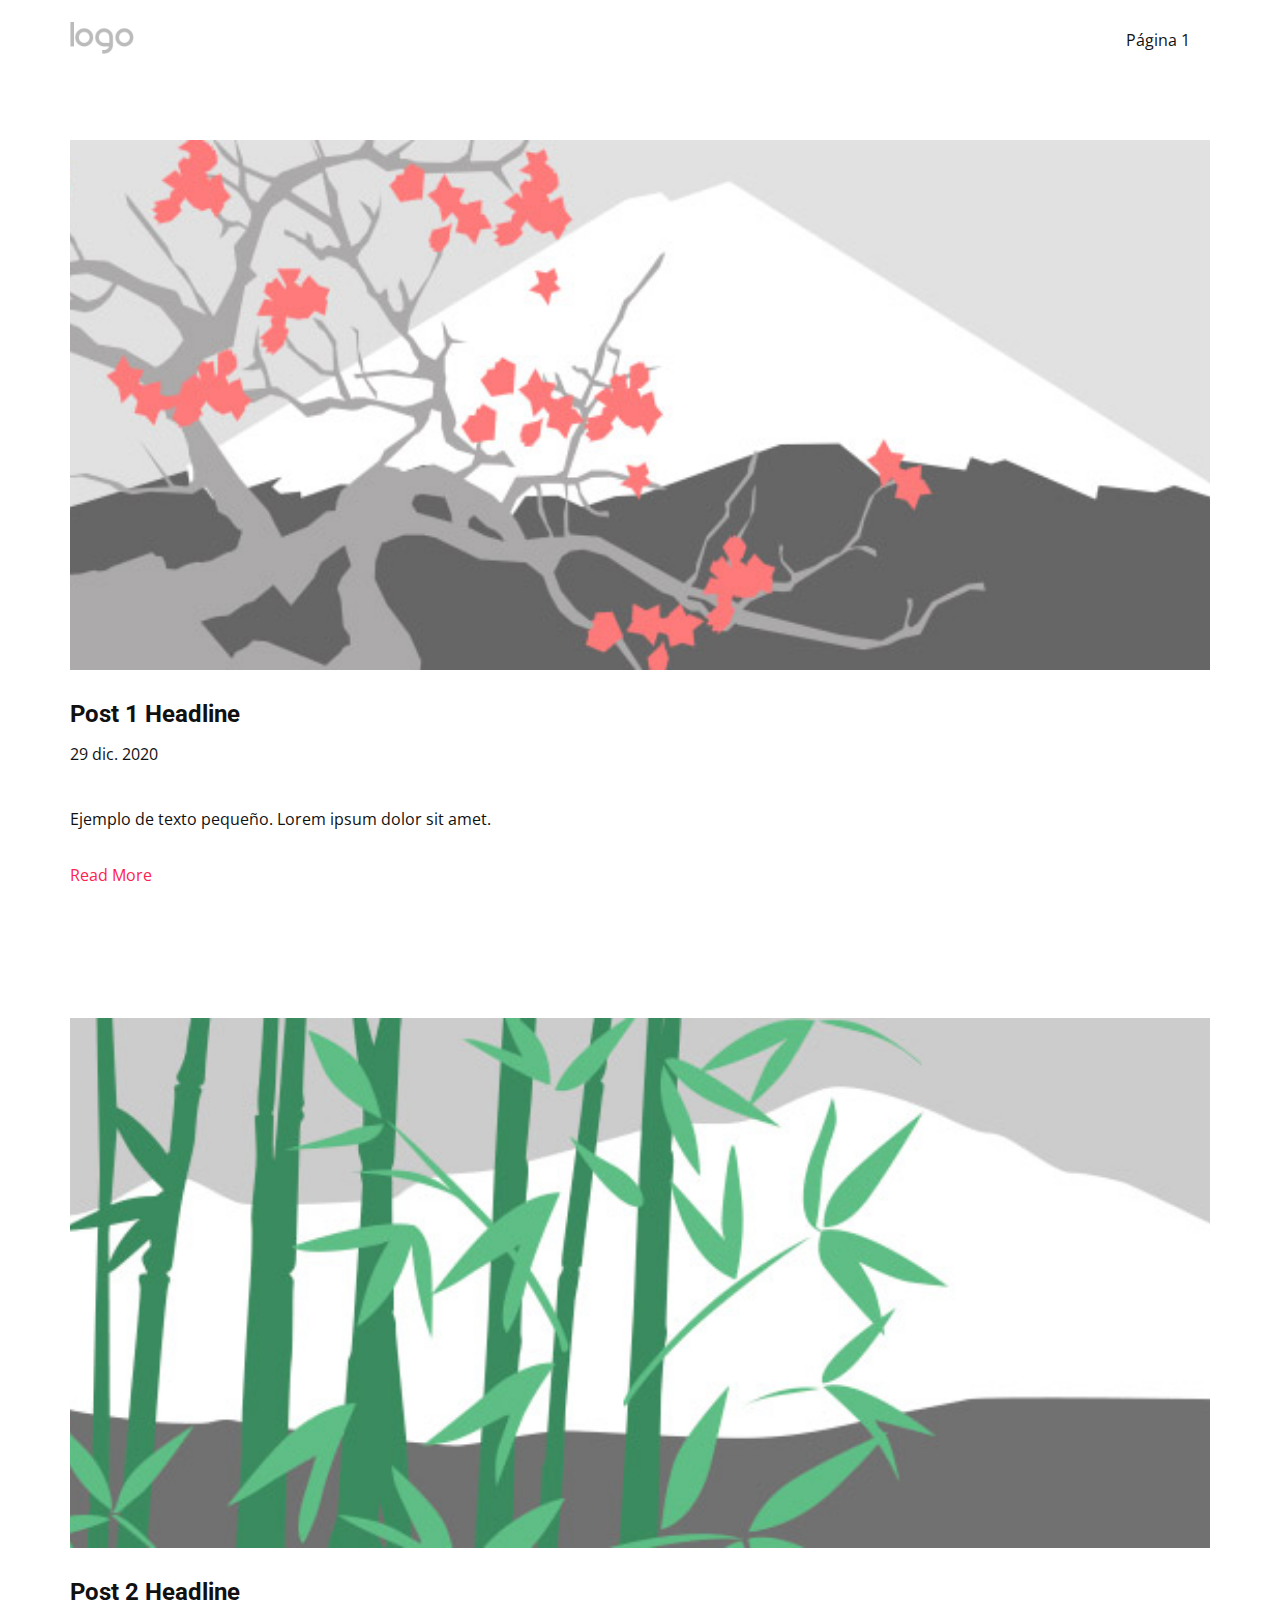
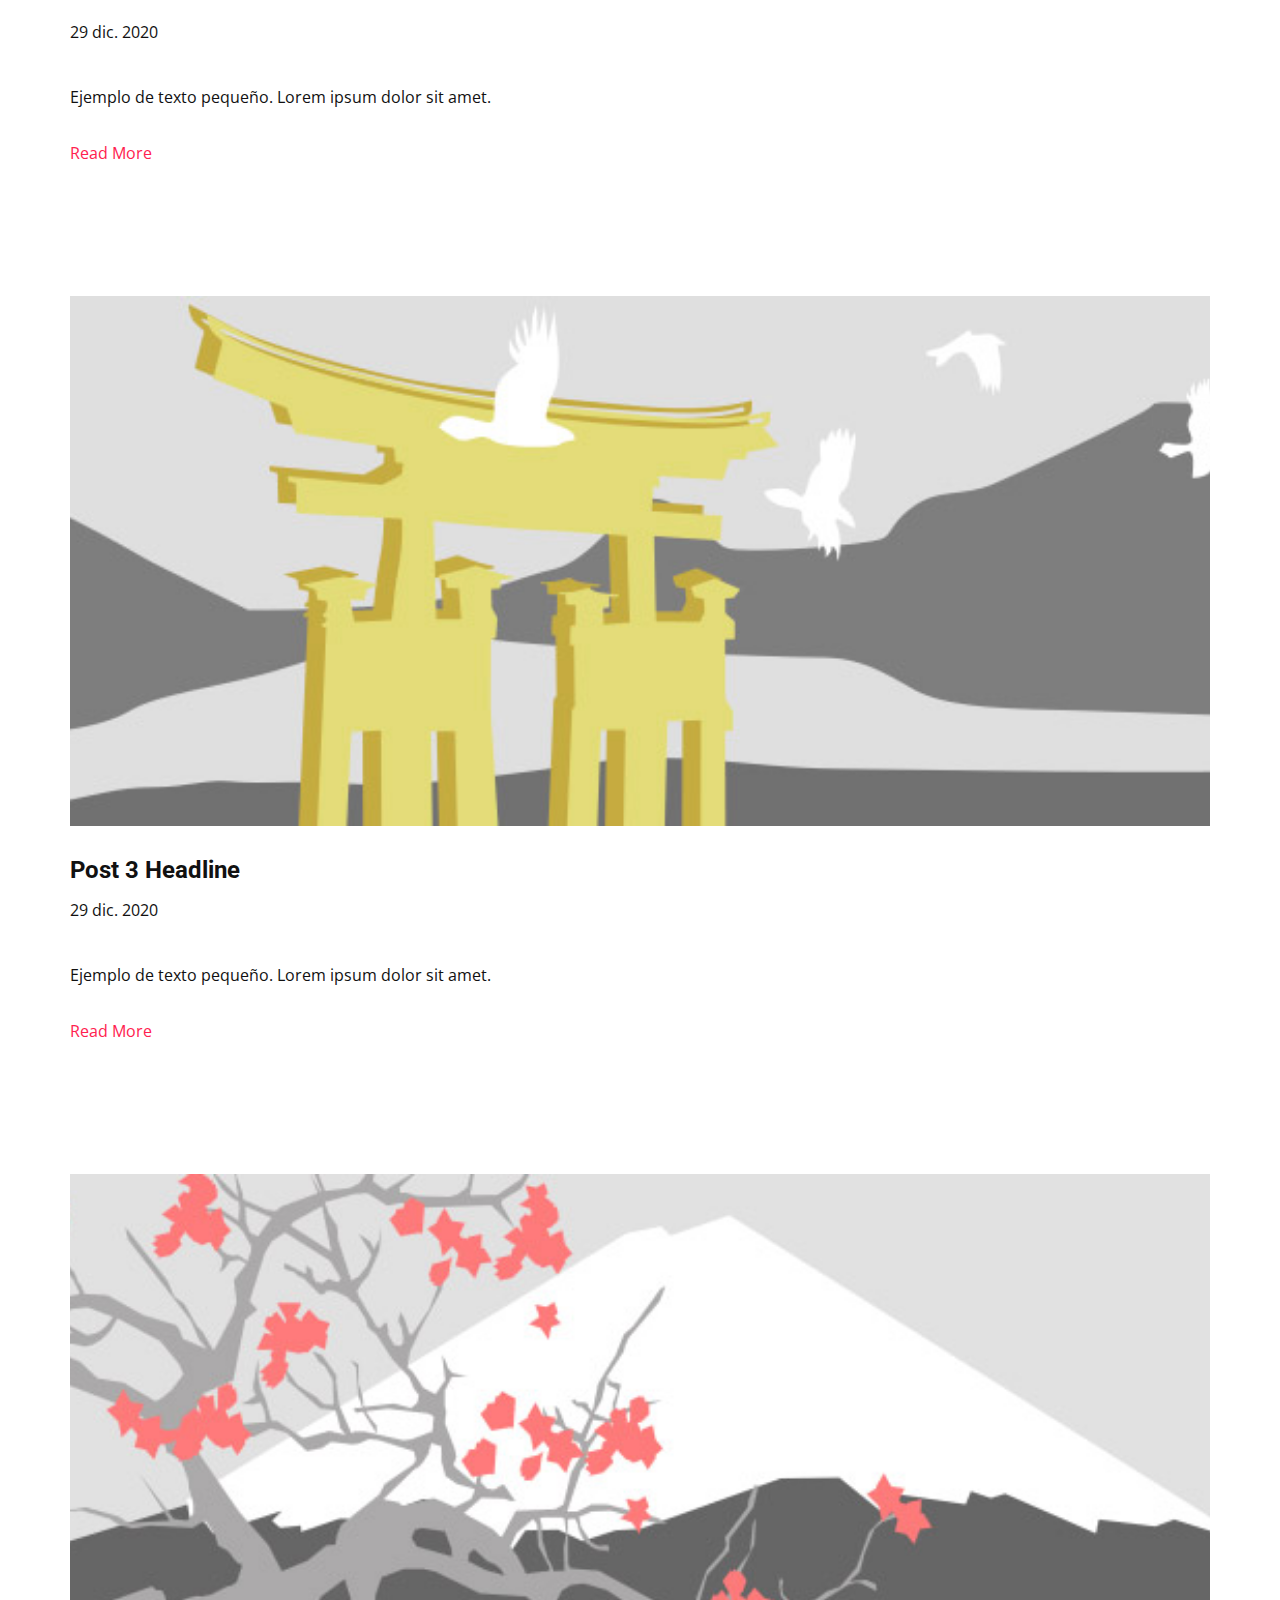
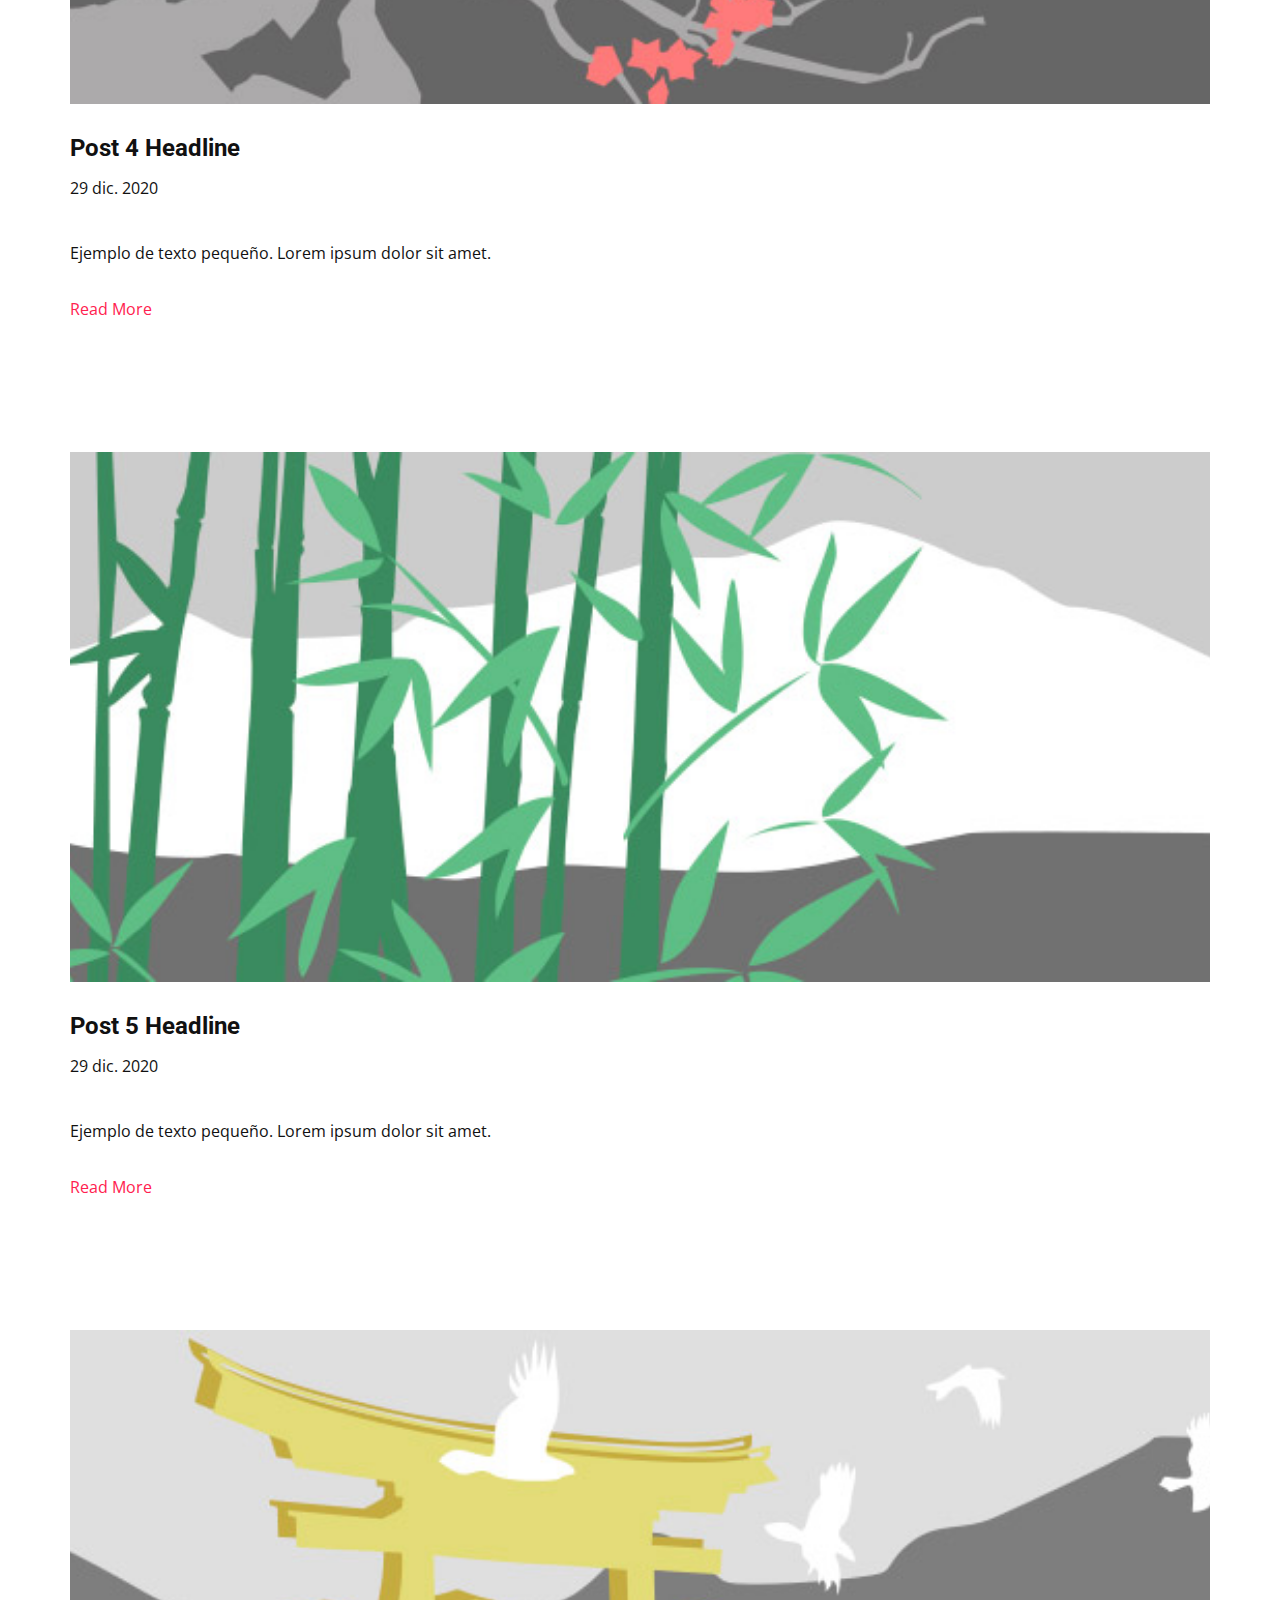
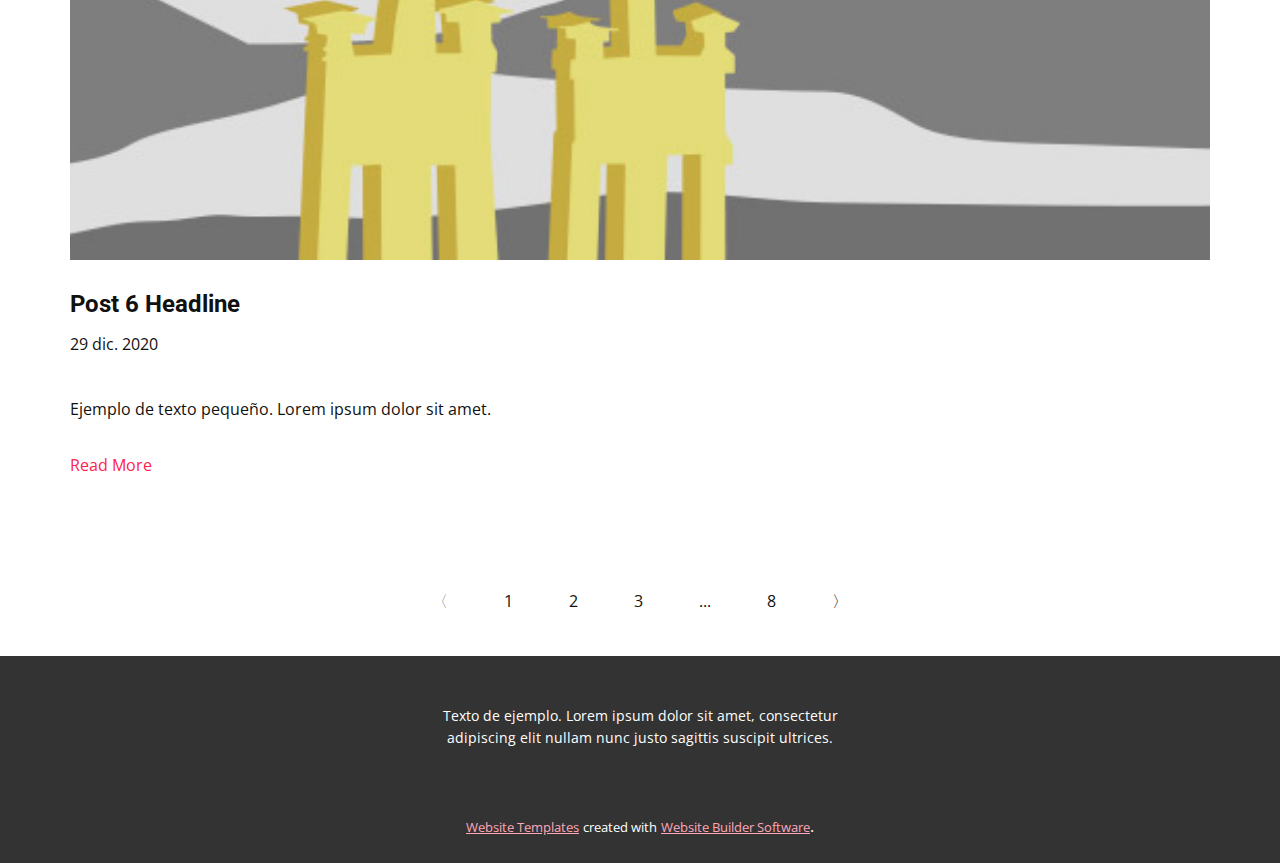
<file: blog/blog.html>
<html style="font-size: 16px;"><head>
    <meta name="viewport" content="width=device-width, initial-scale=1.0">
    <meta charset="utf-8">
    <meta name="keywords" content="Blog Post 1, Blog Post 2, Blog Post 3, Blog Post 4">
    <meta name="description" content="">
    <meta name="page_type" content="np-template-header-footer-from-plugin">
    <title>Blog Template</title>
    <link rel="stylesheet" href="../nicepage.css" media="screen">
<link rel="stylesheet" href="../Blog-Template.css" media="screen">
    <script class="u-script" type="text/javascript" src="../jquery.js" defer=""></script>
    <script class="u-script" type="text/javascript" src="../nicepage.js" defer=""></script>
    <meta name="generator" content="Nicepage 3.12.1, nicepage.com">
    <link id="u-theme-google-font" rel="stylesheet" href="https://fonts.googleapis.com/css?family=Roboto:100,100i,300,300i,400,400i,500,500i,700,700i,900,900i|Open+Sans:300,300i,400,400i,600,600i,700,700i,800,800i">
    
    
    
    
    
    
    <script type="application/ld+json">{
		"@context": "http://schema.org",
		"@type": "Organization",
		"name": "ZERO",
		"url": "index.html",
		"logo": "images/default-logo.png"
}</script>
    <meta property="og:title" content="Blog Template">
    <meta property="og:type" content="website">
    <meta name="theme-color" content="#ff214f">
    <link rel="canonical" href="../index.html">
    <meta property="og:url" content="index.html">
  </head>
  <body class="u-body"><header class="u-clearfix u-header u-header" id="sec-9049"><div class="u-clearfix u-sheet u-valign-middle u-sheet-1">
        <a href="https://nicepage.com" class="u-image u-logo u-image-1">
          <img src="../images/default-logo.png" class="u-logo-image u-logo-image-1">
        </a>
        <nav class="u-menu u-menu-dropdown u-offcanvas u-menu-1">
          <div class="menu-collapse" style="font-size: 1rem; letter-spacing: 0px;">
            <a class="u-button-style u-custom-left-right-menu-spacing u-custom-padding-bottom u-custom-top-bottom-menu-spacing u-nav-link u-text-active-palette-1-base u-text-hover-palette-2-base" href="#">
              <svg><use xmlns:xlink="http://www.w3.org/1999/xlink" xlink:href="#menu-hamburger"></use></svg>
              <svg version="1.1" xmlns="http://www.w3.org/2000/svg" xmlns:xlink="http://www.w3.org/1999/xlink"><defs><symbol id="menu-hamburger" viewBox="0 0 16 16" style="width: 16px; height: 16px;"><rect y="1" width="16" height="2"></rect><rect y="7" width="16" height="2"></rect><rect y="13" width="16" height="2"></rect>
</symbol>
</defs></svg>
            </a>
          </div>
          <div class="u-nav-container">
            <ul class="u-nav u-unstyled u-nav-1"><li class="u-nav-item"><a class="u-button-style u-nav-link u-text-active-palette-1-base u-text-hover-palette-2-base" href="../Página-1.html" style="padding: 10px 20px;">Página 1</a>
</li></ul>
          </div>
          <div class="u-nav-container-collapse">
            <div class="u-black u-container-style u-inner-container-layout u-opacity u-opacity-95 u-sidenav">
              <div class="u-sidenav-overflow">
                <div class="u-menu-close"></div>
                <ul class="u-align-center u-nav u-popupmenu-items u-unstyled u-nav-2"><li class="u-nav-item"><a class="u-button-style u-nav-link" href="../Página-1.html">Página 1</a>
</li></ul>
              </div>
            </div>
            <div class="u-black u-menu-overlay u-opacity u-opacity-70"></div>
          </div>
        </nav>
      </div></header>
    <section class="u-clearfix u-section-1" id="sec-11ca">
      <div class="u-clearfix u-sheet u-sheet-1">
        <a class="u-post-header-link" href="../blog/enviar.html"><img src="[data-uri]" alt="" class="u-blog-control u-expanded-width u-image u-image-default u-image-1" data-image-width="1080" data-image-height="1080"></a>
        <h2 class="u-blog-control u-expanded-width u-text u-text-1">
          <a class="u-post-header-link" href="../blog/enviar.html">Post 1 Headline</a>
        </h2>
        <div class="u-metadata u-metadata-1">
          <span class="u-meta-date u-meta-icon">29 dic. 2020</span>
          
          
        </div>
        <div class="u-blog-control u-expanded-width u-post-content u-text u-text-2 fr-view">Ejemplo de texto pequeño. Lorem ipsum dolor sit amet.</div>
        <a href="../blog/enviar.html" class="u-blog-control u-link u-link-1">Read More</a>
      </div>
    </section><section class="u-clearfix u-section-2" id="sec-a67b">
      <div class="u-clearfix u-sheet u-sheet-1">
        <a class="u-post-header-link" href="../blog/enviar-1.html"><img src="[data-uri]" alt="" class="u-blog-control u-expanded-width u-image u-image-default u-image-1" data-image-width="1080" data-image-height="1080"></a>
        <h2 class="u-blog-control u-expanded-width u-text u-text-1">
          <a class="u-post-header-link" href="../blog/enviar-1.html">Post 2 Headline</a>
        </h2>
        <div class="u-metadata u-metadata-1">
          <span class="u-meta-date u-meta-icon">29 dic. 2020</span>
          
          
        </div>
        <div class="u-blog-control u-expanded-width u-post-content u-text u-text-2 fr-view">Ejemplo de texto pequeño. Lorem ipsum dolor sit amet.</div>
        <a href="../blog/enviar-1.html" class="u-blog-control u-link u-link-1">Read More</a>
      </div>
    </section><section class="u-clearfix u-section-3" id="sec-bf13">
      <div class="u-clearfix u-sheet u-sheet-1">
        <a class="u-post-header-link" href="../blog/enviar-2.html"><img src="[data-uri]" alt="" class="u-blog-control u-expanded-width u-image u-image-default u-image-1" data-image-width="1080" data-image-height="1080"></a>
        <h2 class="u-blog-control u-expanded-width u-text u-text-1">
          <a class="u-post-header-link" href="../blog/enviar-2.html">Post 3 Headline</a>
        </h2>
        <div class="u-metadata u-metadata-1">
          <span class="u-meta-date u-meta-icon">29 dic. 2020</span>
          
          
        </div>
        <div class="u-blog-control u-expanded-width u-post-content u-text u-text-2 fr-view">Ejemplo de texto pequeño. Lorem ipsum dolor sit amet.</div>
        <a href="../blog/enviar-2.html" class="u-blog-control u-link u-link-1">Read More</a>
      </div>
    </section><section class="u-clearfix u-section-4" id="sec-6e78">
      <div class="u-clearfix u-sheet u-sheet-1">
        <a class="u-post-header-link" href="../blog/enviar-3.html"><img src="[data-uri]" alt="" class="u-blog-control u-expanded-width u-image u-image-default u-image-1" data-image-width="1080" data-image-height="1080"></a>
        <h2 class="u-blog-control u-expanded-width u-text u-text-1">
          <a class="u-post-header-link" href="../blog/enviar-3.html">Post 4 Headline</a>
        </h2>
        <div class="u-metadata u-metadata-1">
          <span class="u-meta-date u-meta-icon">29 dic. 2020</span>
          
          
        </div>
        <div class="u-blog-control u-expanded-width u-post-content u-text u-text-2 fr-view">Ejemplo de texto pequeño. Lorem ipsum dolor sit amet.</div>
        <a href="../blog/enviar-3.html" class="u-blog-control u-link u-link-1">Read More</a>
      </div>
    </section><section class="u-clearfix u-section-1" id="sec-11ca">
      <div class="u-clearfix u-sheet u-sheet-1">
        <a class="u-post-header-link" href="../blog/enviar-4.html"><img src="[data-uri]" alt="" class="u-blog-control u-expanded-width u-image u-image-default u-image-1" data-image-width="1080" data-image-height="1080"></a>
        <h2 class="u-blog-control u-expanded-width u-text u-text-1">
          <a class="u-post-header-link" href="../blog/enviar-4.html">Post 5 Headline</a>
        </h2>
        <div class="u-metadata u-metadata-1">
          <span class="u-meta-date u-meta-icon">29 dic. 2020</span>
          
          
        </div>
        <div class="u-blog-control u-expanded-width u-post-content u-text u-text-2 fr-view">Ejemplo de texto pequeño. Lorem ipsum dolor sit amet.</div>
        <a href="../blog/enviar-4.html" class="u-blog-control u-link u-link-1">Read More</a>
      </div>
    </section><section class="u-clearfix u-section-2" id="sec-a67b">
      <div class="u-clearfix u-sheet u-sheet-1">
        <a class="u-post-header-link" href="../blog/enviar-5.html"><img src="[data-uri]" alt="" class="u-blog-control u-expanded-width u-image u-image-default u-image-1" data-image-width="1080" data-image-height="1080"></a>
        <h2 class="u-blog-control u-expanded-width u-text u-text-1">
          <a class="u-post-header-link" href="../blog/enviar-5.html">Post 6 Headline</a>
        </h2>
        <div class="u-metadata u-metadata-1">
          <span class="u-meta-date u-meta-icon">29 dic. 2020</span>
          
          
        </div>
        <div class="u-blog-control u-expanded-width u-post-content u-text u-text-2 fr-view">Ejemplo de texto pequeño. Lorem ipsum dolor sit amet.</div>
        <a href="../blog/enviar-5.html" class="u-blog-control u-link u-link-1">Read More</a>
      </div>
    </section>
    
    
    
    <section class="u-clearfix u-section-5" id="sec-b36a">
      <div class="u-clearfix u-sheet u-sheet-1">
        <ul class="responsive-style1 u-pagination u-unstyled u-pagination-1">
          <li class="disabled prev u-nav-item u-pagination-item">
            <a class="u-button-style u-nav-link" href="#" style="padding: 16px 28px;">〈</a>
          </li>
          <li class="active u-nav-item u-pagination-item">
            <a class="u-button-style u-nav-link" href="#" style="padding: 16px 28px;">1</a>
          </li>
          <li class="u-nav-item u-pagination-item">
            <a class="u-button-style u-nav-link" href="#" style="padding: 16px 28px;">2</a>
          </li>
          <li class="u-nav-item u-pagination-item">
            <a class="u-button-style u-nav-link" href="#" style="padding: 16px 28px;">3</a>
          </li>
          <li class="u-nav-item u-pagination-item u-pagination-separator">
            <a class="u-button-style u-nav-link" href="#" style="padding: 16px 28px;">...</a>
          </li>
          <li class="u-nav-item u-pagination-item">
            <a class="u-button-style u-nav-link" href="#" style="padding: 16px 28px;">8</a>
          </li>
          <li class="next u-nav-item u-pagination-item">
            <a class="u-button-style u-nav-link" href="#" style="padding: 16px 28px;">〉</a>
          </li>
        </ul>
      </div>
    </section>
    
    
    <footer class="u-align-center u-clearfix u-footer u-grey-80 u-footer" id="sec-4849"><div class="u-clearfix u-sheet u-sheet-1">
        <p class="u-small-text u-text u-text-variant u-text-1">Texto de ejemplo. Lorem ipsum dolor sit amet, consectetur adipiscing elit nullam nunc justo sagittis suscipit ultrices.</p>
      </div></footer>
    <section class="u-backlink u-clearfix u-grey-80">
      <a class="u-link" href="https://nicepage.com/website-templates" target="_blank">
        <span>Website Templates</span>
      </a>
      <p class="u-text">
        <span>created with</span>
      </p>
      <a class="u-link" href="https://nicepage.com/" target="_blank">
        <span>Website Builder Software</span>
      </a>. 
    </section>
  
</body></html>
</file>
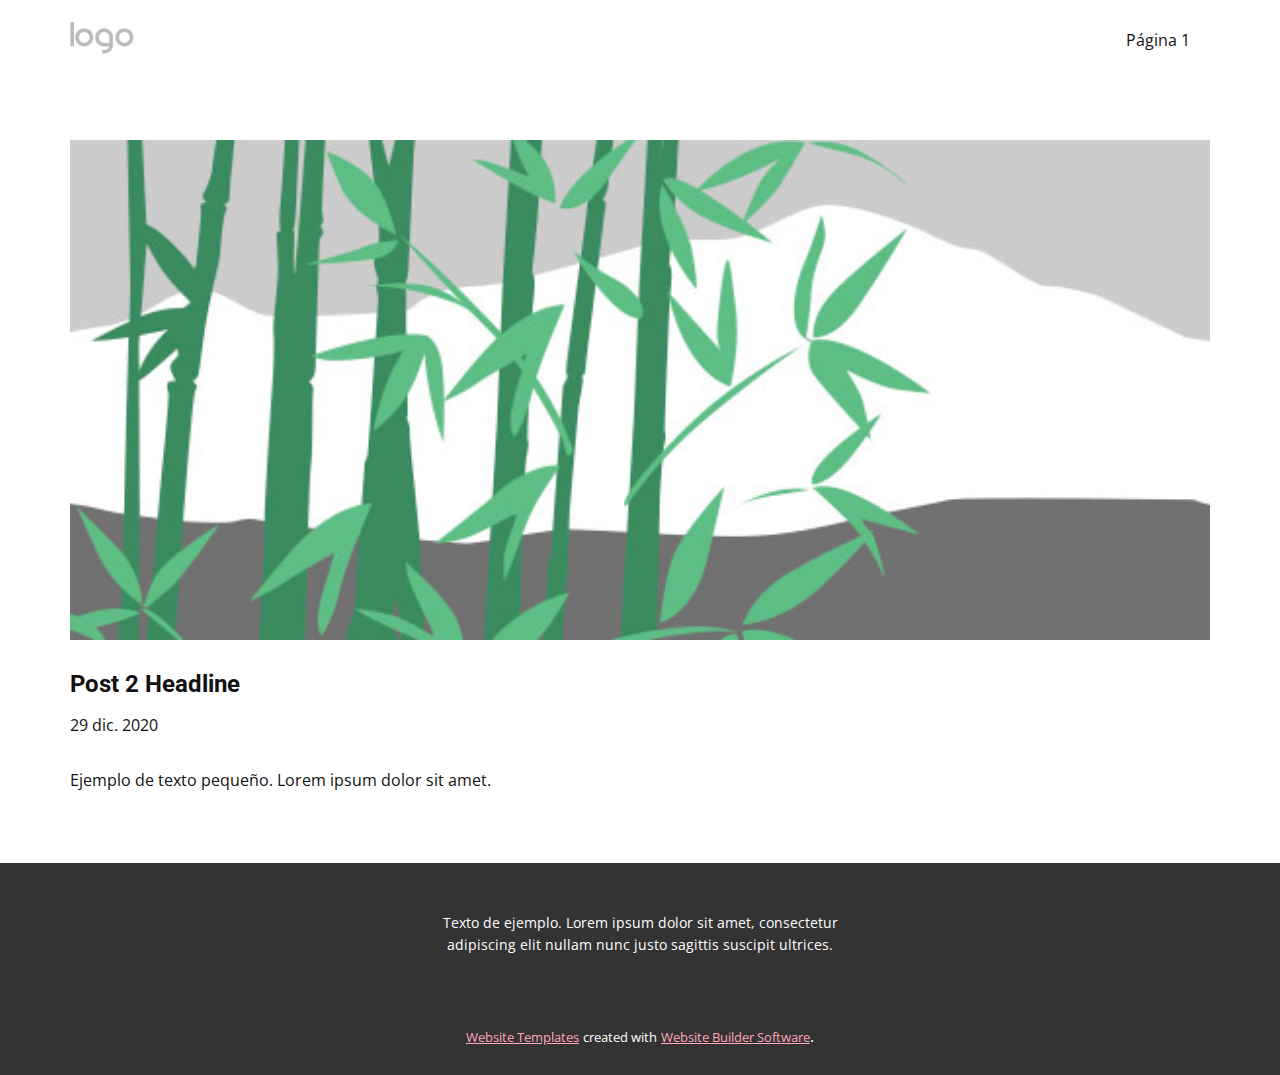
<file: blog/enviar-1.html>
<!doctype html>
<html style="font-size: 16px;"><head>
    <meta name="viewport" content="width=device-width, initial-scale=1.0">
    <meta charset="utf-8">
    <meta name="keywords" content="Blog Post 1">
    <meta name="description" content="">
    <meta name="page_type" content="np-template-header-footer-from-plugin">
    <title>Post 2 Headline</title>
    <link rel="stylesheet" href="../nicepage.css" media="screen">
<link rel="stylesheet" href="../Post-Template.css" media="screen">
    <script class="u-script" type="text/javascript" src="../jquery.js" defer=""></script>
    <script class="u-script" type="text/javascript" src="../nicepage.js" defer=""></script>
    <meta name="generator" content="Nicepage 3.12.1, nicepage.com">
    <link id="u-theme-google-font" rel="stylesheet" href="https://fonts.googleapis.com/css?family=Roboto:100,100i,300,300i,400,400i,500,500i,700,700i,900,900i|Open+Sans:300,300i,400,400i,600,600i,700,700i,800,800i">
    
    
    <script type="application/ld+json">{
		"@context": "http://schema.org",
		"@type": "Organization",
		"name": "ZERO",
		"url": "index.html",
		"logo": "images/default-logo.png"
}</script>
    <meta property="og:title" content="Post Template">
    <meta property="og:type" content="website">
    <meta name="theme-color" content="#ff214f">
    <link rel="canonical" href="../index.html">
    <meta property="og:url" content="index.html">
  </head>
  <body class="u-body"><header class="u-clearfix u-header u-header" id="sec-9049"><div class="u-clearfix u-sheet u-valign-middle u-sheet-1">
        <a href="https://nicepage.com" class="u-image u-logo u-image-1">
          <img src="../images/default-logo.png" class="u-logo-image u-logo-image-1">
        </a>
        <nav class="u-menu u-menu-dropdown u-offcanvas u-menu-1">
          <div class="menu-collapse" style="font-size: 1rem; letter-spacing: 0px;">
            <a class="u-button-style u-custom-left-right-menu-spacing u-custom-padding-bottom u-custom-top-bottom-menu-spacing u-nav-link u-text-active-palette-1-base u-text-hover-palette-2-base" href="#">
              <svg><use xmlns:xlink="http://www.w3.org/1999/xlink" xlink:href="#menu-hamburger"></use></svg>
              <svg version="1.1" xmlns="http://www.w3.org/2000/svg" xmlns:xlink="http://www.w3.org/1999/xlink"><defs><symbol id="menu-hamburger" viewBox="0 0 16 16" style="width: 16px; height: 16px;"><rect y="1" width="16" height="2"></rect><rect y="7" width="16" height="2"></rect><rect y="13" width="16" height="2"></rect>
</symbol>
</defs></svg>
            </a>
          </div>
          <div class="u-nav-container">
            <ul class="u-nav u-unstyled u-nav-1"><li class="u-nav-item"><a class="u-button-style u-nav-link u-text-active-palette-1-base u-text-hover-palette-2-base" href="../Página-1.html" style="padding: 10px 20px;">Página 1</a>
</li></ul>
          </div>
          <div class="u-nav-container-collapse">
            <div class="u-black u-container-style u-inner-container-layout u-opacity u-opacity-95 u-sidenav">
              <div class="u-sidenav-overflow">
                <div class="u-menu-close"></div>
                <ul class="u-align-center u-nav u-popupmenu-items u-unstyled u-nav-2"><li class="u-nav-item"><a class="u-button-style u-nav-link" href="../Página-1.html">Página 1</a>
</li></ul>
              </div>
            </div>
            <div class="u-black u-menu-overlay u-opacity u-opacity-70"></div>
          </div>
        </nav>
      </div></header>
    <section class="u-clearfix u-section-1" id="sec-dc64">
      <div class="u-clearfix u-sheet u-sheet-1">
        <img src="[data-uri]" alt="" class="u-blog-control u-expanded-width u-image u-image-default u-image-1" data-image-width="1080" data-image-height="1080">
        <h2 class="u-blog-control u-custom-font u-expanded-width u-heading-font u-text u-text-1">Post 2 Headline</h2>
        <div class="u-metadata u-metadata-1">
          <span class="u-meta-date u-meta-icon">29 dic. 2020</span>
          
          
        </div>
        <div class="u-blog-control u-expanded-width-sm u-expanded-width-xl u-expanded-width-xs u-post-content u-text u-text-2 fr-view">
  Ejemplo de texto pequeño. Lorem ipsum dolor sit amet.
  </div>
      </div>
    </section>
    
    
    <footer class="u-align-center u-clearfix u-footer u-grey-80 u-footer" id="sec-4849"><div class="u-clearfix u-sheet u-sheet-1">
        <p class="u-small-text u-text u-text-variant u-text-1">Texto de ejemplo. Lorem ipsum dolor sit amet, consectetur adipiscing elit nullam nunc justo sagittis suscipit ultrices.</p>
      </div></footer>
    <section class="u-backlink u-clearfix u-grey-80">
      <a class="u-link" href="https://nicepage.com/website-templates" target="_blank">
        <span>Website Templates</span>
      </a>
      <p class="u-text">
        <span>created with</span>
      </p>
      <a class="u-link" href="https://nicepage.com/" target="_blank">
        <span>Website Builder Software</span>
      </a>. 
    </section>
  
</body></html>
</file>
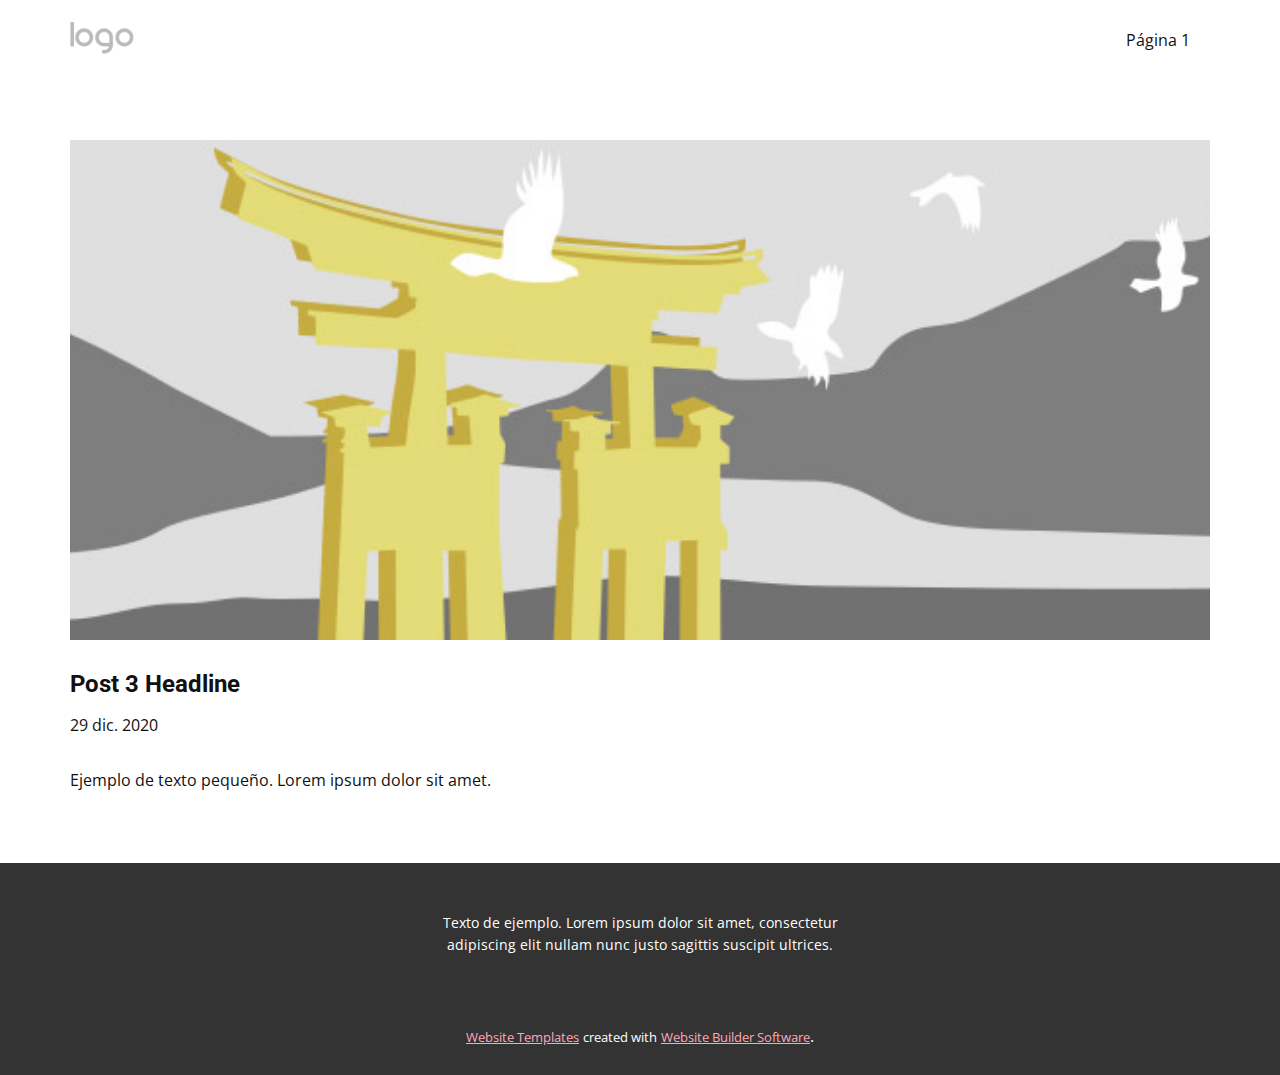
<file: blog/enviar-2.html>
<!doctype html>
<html style="font-size: 16px;"><head>
    <meta name="viewport" content="width=device-width, initial-scale=1.0">
    <meta charset="utf-8">
    <meta name="keywords" content="Blog Post 1">
    <meta name="description" content="">
    <meta name="page_type" content="np-template-header-footer-from-plugin">
    <title>Post 3 Headline</title>
    <link rel="stylesheet" href="../nicepage.css" media="screen">
<link rel="stylesheet" href="../Post-Template.css" media="screen">
    <script class="u-script" type="text/javascript" src="../jquery.js" defer=""></script>
    <script class="u-script" type="text/javascript" src="../nicepage.js" defer=""></script>
    <meta name="generator" content="Nicepage 3.12.1, nicepage.com">
    <link id="u-theme-google-font" rel="stylesheet" href="https://fonts.googleapis.com/css?family=Roboto:100,100i,300,300i,400,400i,500,500i,700,700i,900,900i|Open+Sans:300,300i,400,400i,600,600i,700,700i,800,800i">
    
    
    <script type="application/ld+json">{
		"@context": "http://schema.org",
		"@type": "Organization",
		"name": "ZERO",
		"url": "index.html",
		"logo": "images/default-logo.png"
}</script>
    <meta property="og:title" content="Post Template">
    <meta property="og:type" content="website">
    <meta name="theme-color" content="#ff214f">
    <link rel="canonical" href="../index.html">
    <meta property="og:url" content="index.html">
  </head>
  <body class="u-body"><header class="u-clearfix u-header u-header" id="sec-9049"><div class="u-clearfix u-sheet u-valign-middle u-sheet-1">
        <a href="https://nicepage.com" class="u-image u-logo u-image-1">
          <img src="../images/default-logo.png" class="u-logo-image u-logo-image-1">
        </a>
        <nav class="u-menu u-menu-dropdown u-offcanvas u-menu-1">
          <div class="menu-collapse" style="font-size: 1rem; letter-spacing: 0px;">
            <a class="u-button-style u-custom-left-right-menu-spacing u-custom-padding-bottom u-custom-top-bottom-menu-spacing u-nav-link u-text-active-palette-1-base u-text-hover-palette-2-base" href="#">
              <svg><use xmlns:xlink="http://www.w3.org/1999/xlink" xlink:href="#menu-hamburger"></use></svg>
              <svg version="1.1" xmlns="http://www.w3.org/2000/svg" xmlns:xlink="http://www.w3.org/1999/xlink"><defs><symbol id="menu-hamburger" viewBox="0 0 16 16" style="width: 16px; height: 16px;"><rect y="1" width="16" height="2"></rect><rect y="7" width="16" height="2"></rect><rect y="13" width="16" height="2"></rect>
</symbol>
</defs></svg>
            </a>
          </div>
          <div class="u-nav-container">
            <ul class="u-nav u-unstyled u-nav-1"><li class="u-nav-item"><a class="u-button-style u-nav-link u-text-active-palette-1-base u-text-hover-palette-2-base" href="../Página-1.html" style="padding: 10px 20px;">Página 1</a>
</li></ul>
          </div>
          <div class="u-nav-container-collapse">
            <div class="u-black u-container-style u-inner-container-layout u-opacity u-opacity-95 u-sidenav">
              <div class="u-sidenav-overflow">
                <div class="u-menu-close"></div>
                <ul class="u-align-center u-nav u-popupmenu-items u-unstyled u-nav-2"><li class="u-nav-item"><a class="u-button-style u-nav-link" href="../Página-1.html">Página 1</a>
</li></ul>
              </div>
            </div>
            <div class="u-black u-menu-overlay u-opacity u-opacity-70"></div>
          </div>
        </nav>
      </div></header>
    <section class="u-clearfix u-section-1" id="sec-dc64">
      <div class="u-clearfix u-sheet u-sheet-1">
        <img src="[data-uri]" alt="" class="u-blog-control u-expanded-width u-image u-image-default u-image-1" data-image-width="1080" data-image-height="1080">
        <h2 class="u-blog-control u-custom-font u-expanded-width u-heading-font u-text u-text-1">Post 3 Headline</h2>
        <div class="u-metadata u-metadata-1">
          <span class="u-meta-date u-meta-icon">29 dic. 2020</span>
          
          
        </div>
        <div class="u-blog-control u-expanded-width-sm u-expanded-width-xl u-expanded-width-xs u-post-content u-text u-text-2 fr-view">
  Ejemplo de texto pequeño. Lorem ipsum dolor sit amet.
  </div>
      </div>
    </section>
    
    
    <footer class="u-align-center u-clearfix u-footer u-grey-80 u-footer" id="sec-4849"><div class="u-clearfix u-sheet u-sheet-1">
        <p class="u-small-text u-text u-text-variant u-text-1">Texto de ejemplo. Lorem ipsum dolor sit amet, consectetur adipiscing elit nullam nunc justo sagittis suscipit ultrices.</p>
      </div></footer>
    <section class="u-backlink u-clearfix u-grey-80">
      <a class="u-link" href="https://nicepage.com/website-templates" target="_blank">
        <span>Website Templates</span>
      </a>
      <p class="u-text">
        <span>created with</span>
      </p>
      <a class="u-link" href="https://nicepage.com/" target="_blank">
        <span>Website Builder Software</span>
      </a>. 
    </section>
  
</body></html>
</file>
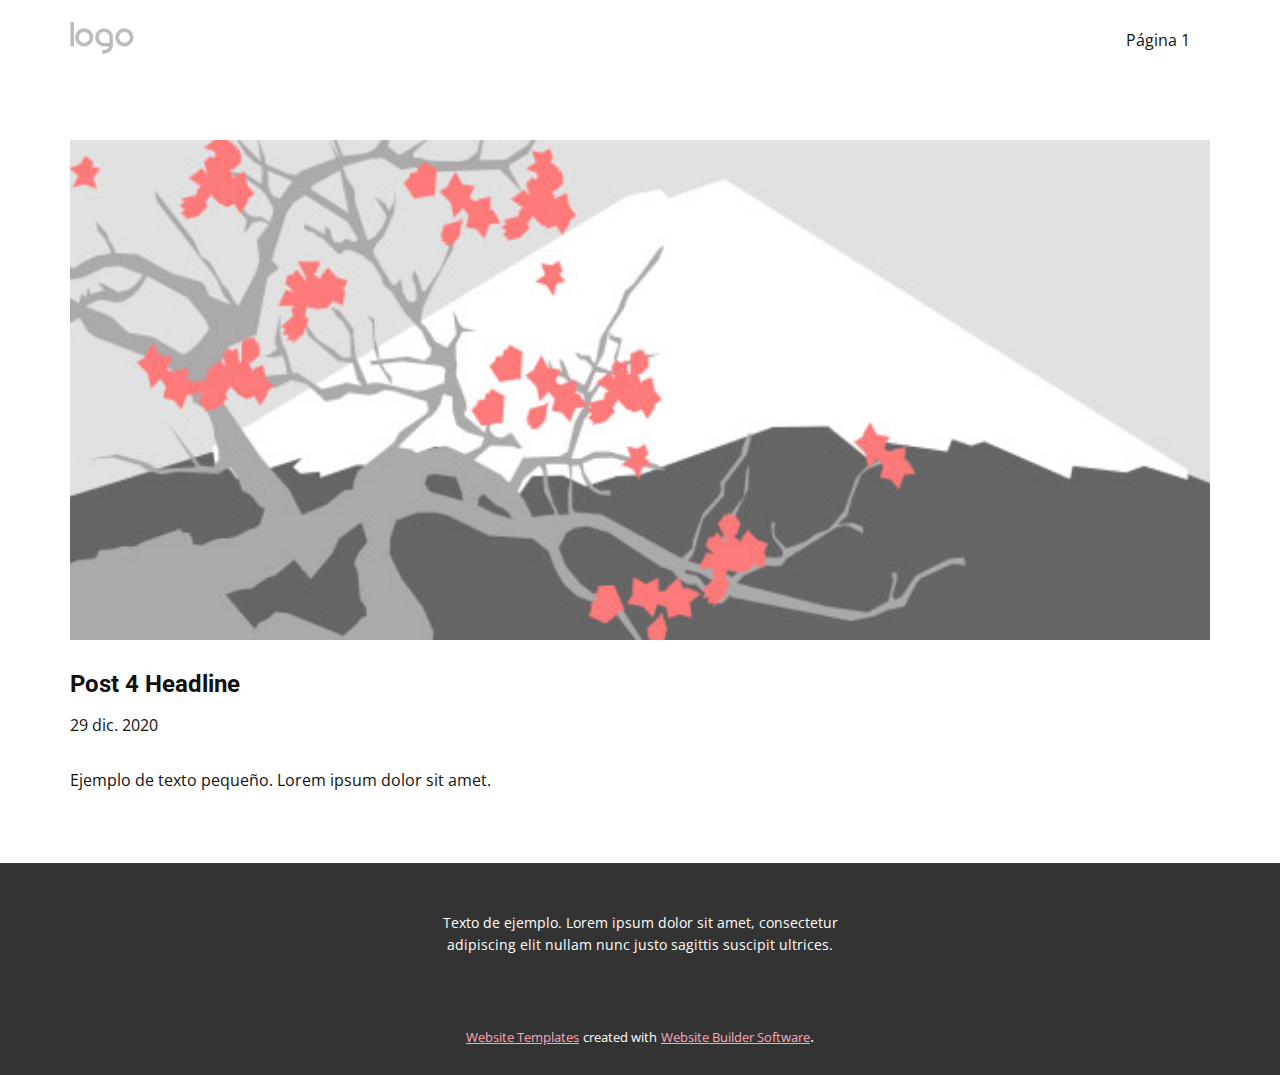
<file: blog/enviar-3.html>
<!doctype html>
<html style="font-size: 16px;"><head>
    <meta name="viewport" content="width=device-width, initial-scale=1.0">
    <meta charset="utf-8">
    <meta name="keywords" content="Blog Post 1">
    <meta name="description" content="">
    <meta name="page_type" content="np-template-header-footer-from-plugin">
    <title>Post 4 Headline</title>
    <link rel="stylesheet" href="../nicepage.css" media="screen">
<link rel="stylesheet" href="../Post-Template.css" media="screen">
    <script class="u-script" type="text/javascript" src="../jquery.js" defer=""></script>
    <script class="u-script" type="text/javascript" src="../nicepage.js" defer=""></script>
    <meta name="generator" content="Nicepage 3.12.1, nicepage.com">
    <link id="u-theme-google-font" rel="stylesheet" href="https://fonts.googleapis.com/css?family=Roboto:100,100i,300,300i,400,400i,500,500i,700,700i,900,900i|Open+Sans:300,300i,400,400i,600,600i,700,700i,800,800i">
    
    
    <script type="application/ld+json">{
		"@context": "http://schema.org",
		"@type": "Organization",
		"name": "ZERO",
		"url": "index.html",
		"logo": "images/default-logo.png"
}</script>
    <meta property="og:title" content="Post Template">
    <meta property="og:type" content="website">
    <meta name="theme-color" content="#ff214f">
    <link rel="canonical" href="../index.html">
    <meta property="og:url" content="index.html">
  </head>
  <body class="u-body"><header class="u-clearfix u-header u-header" id="sec-9049"><div class="u-clearfix u-sheet u-valign-middle u-sheet-1">
        <a href="https://nicepage.com" class="u-image u-logo u-image-1">
          <img src="../images/default-logo.png" class="u-logo-image u-logo-image-1">
        </a>
        <nav class="u-menu u-menu-dropdown u-offcanvas u-menu-1">
          <div class="menu-collapse" style="font-size: 1rem; letter-spacing: 0px;">
            <a class="u-button-style u-custom-left-right-menu-spacing u-custom-padding-bottom u-custom-top-bottom-menu-spacing u-nav-link u-text-active-palette-1-base u-text-hover-palette-2-base" href="#">
              <svg><use xmlns:xlink="http://www.w3.org/1999/xlink" xlink:href="#menu-hamburger"></use></svg>
              <svg version="1.1" xmlns="http://www.w3.org/2000/svg" xmlns:xlink="http://www.w3.org/1999/xlink"><defs><symbol id="menu-hamburger" viewBox="0 0 16 16" style="width: 16px; height: 16px;"><rect y="1" width="16" height="2"></rect><rect y="7" width="16" height="2"></rect><rect y="13" width="16" height="2"></rect>
</symbol>
</defs></svg>
            </a>
          </div>
          <div class="u-nav-container">
            <ul class="u-nav u-unstyled u-nav-1"><li class="u-nav-item"><a class="u-button-style u-nav-link u-text-active-palette-1-base u-text-hover-palette-2-base" href="../Página-1.html" style="padding: 10px 20px;">Página 1</a>
</li></ul>
          </div>
          <div class="u-nav-container-collapse">
            <div class="u-black u-container-style u-inner-container-layout u-opacity u-opacity-95 u-sidenav">
              <div class="u-sidenav-overflow">
                <div class="u-menu-close"></div>
                <ul class="u-align-center u-nav u-popupmenu-items u-unstyled u-nav-2"><li class="u-nav-item"><a class="u-button-style u-nav-link" href="../Página-1.html">Página 1</a>
</li></ul>
              </div>
            </div>
            <div class="u-black u-menu-overlay u-opacity u-opacity-70"></div>
          </div>
        </nav>
      </div></header>
    <section class="u-clearfix u-section-1" id="sec-dc64">
      <div class="u-clearfix u-sheet u-sheet-1">
        <img src="[data-uri]" alt="" class="u-blog-control u-expanded-width u-image u-image-default u-image-1" data-image-width="1080" data-image-height="1080">
        <h2 class="u-blog-control u-custom-font u-expanded-width u-heading-font u-text u-text-1">Post 4 Headline</h2>
        <div class="u-metadata u-metadata-1">
          <span class="u-meta-date u-meta-icon">29 dic. 2020</span>
          
          
        </div>
        <div class="u-blog-control u-expanded-width-sm u-expanded-width-xl u-expanded-width-xs u-post-content u-text u-text-2 fr-view">
  Ejemplo de texto pequeño. Lorem ipsum dolor sit amet.
  </div>
      </div>
    </section>
    
    
    <footer class="u-align-center u-clearfix u-footer u-grey-80 u-footer" id="sec-4849"><div class="u-clearfix u-sheet u-sheet-1">
        <p class="u-small-text u-text u-text-variant u-text-1">Texto de ejemplo. Lorem ipsum dolor sit amet, consectetur adipiscing elit nullam nunc justo sagittis suscipit ultrices.</p>
      </div></footer>
    <section class="u-backlink u-clearfix u-grey-80">
      <a class="u-link" href="https://nicepage.com/website-templates" target="_blank">
        <span>Website Templates</span>
      </a>
      <p class="u-text">
        <span>created with</span>
      </p>
      <a class="u-link" href="https://nicepage.com/" target="_blank">
        <span>Website Builder Software</span>
      </a>. 
    </section>
  
</body></html>
</file>
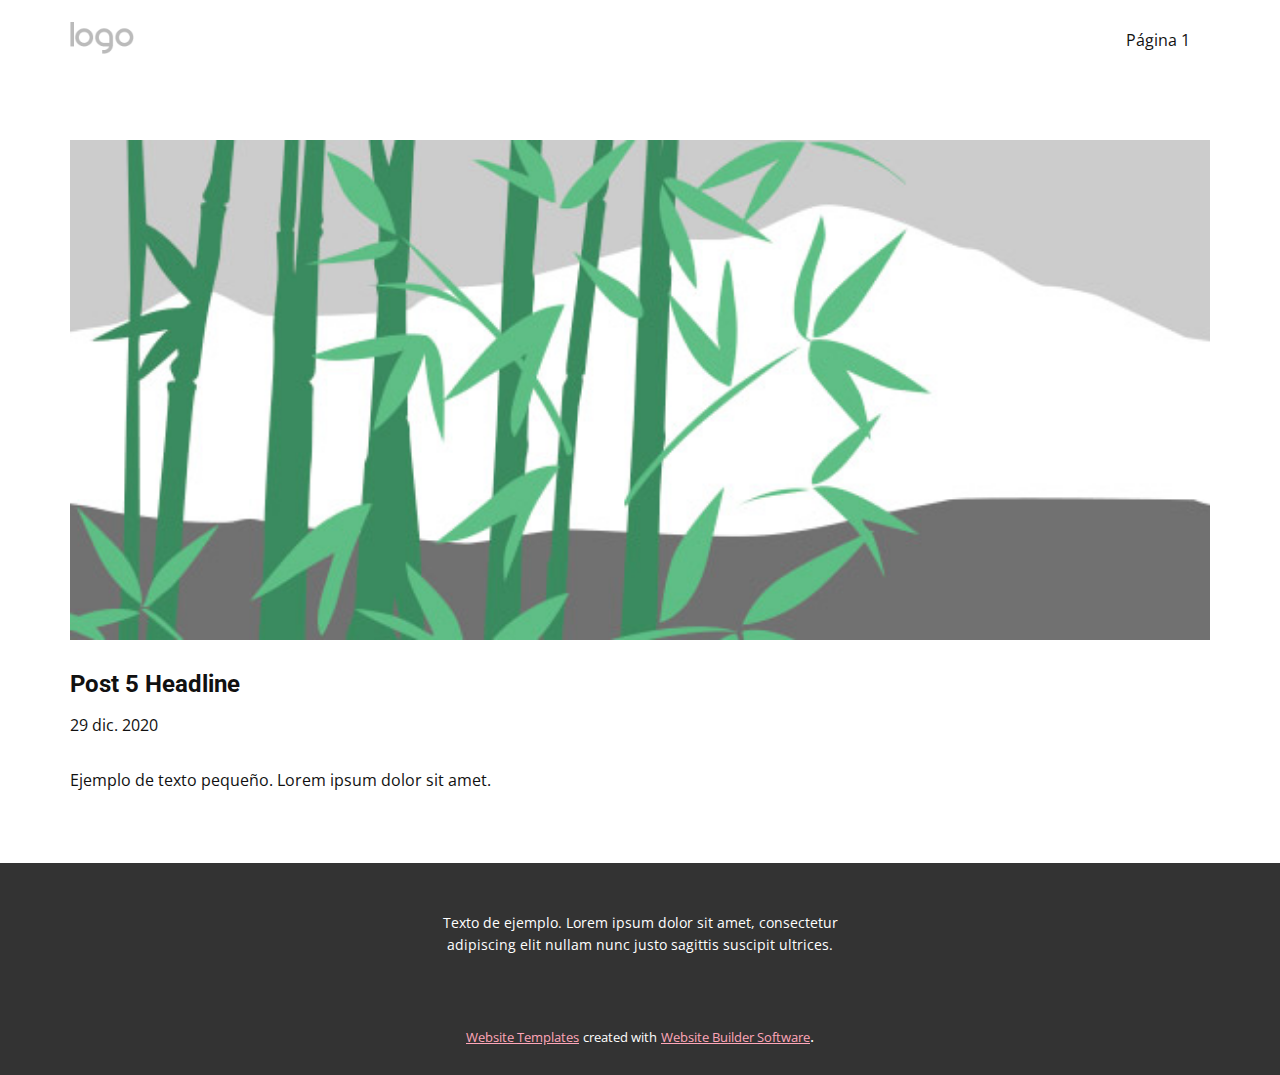
<file: blog/enviar-4.html>
<!doctype html>
<html style="font-size: 16px;"><head>
    <meta name="viewport" content="width=device-width, initial-scale=1.0">
    <meta charset="utf-8">
    <meta name="keywords" content="Blog Post 1">
    <meta name="description" content="">
    <meta name="page_type" content="np-template-header-footer-from-plugin">
    <title>Post 5 Headline</title>
    <link rel="stylesheet" href="../nicepage.css" media="screen">
<link rel="stylesheet" href="../Post-Template.css" media="screen">
    <script class="u-script" type="text/javascript" src="../jquery.js" defer=""></script>
    <script class="u-script" type="text/javascript" src="../nicepage.js" defer=""></script>
    <meta name="generator" content="Nicepage 3.12.1, nicepage.com">
    <link id="u-theme-google-font" rel="stylesheet" href="https://fonts.googleapis.com/css?family=Roboto:100,100i,300,300i,400,400i,500,500i,700,700i,900,900i|Open+Sans:300,300i,400,400i,600,600i,700,700i,800,800i">
    
    
    <script type="application/ld+json">{
		"@context": "http://schema.org",
		"@type": "Organization",
		"name": "ZERO",
		"url": "index.html",
		"logo": "images/default-logo.png"
}</script>
    <meta property="og:title" content="Post Template">
    <meta property="og:type" content="website">
    <meta name="theme-color" content="#ff214f">
    <link rel="canonical" href="../index.html">
    <meta property="og:url" content="index.html">
  </head>
  <body class="u-body"><header class="u-clearfix u-header u-header" id="sec-9049"><div class="u-clearfix u-sheet u-valign-middle u-sheet-1">
        <a href="https://nicepage.com" class="u-image u-logo u-image-1">
          <img src="../images/default-logo.png" class="u-logo-image u-logo-image-1">
        </a>
        <nav class="u-menu u-menu-dropdown u-offcanvas u-menu-1">
          <div class="menu-collapse" style="font-size: 1rem; letter-spacing: 0px;">
            <a class="u-button-style u-custom-left-right-menu-spacing u-custom-padding-bottom u-custom-top-bottom-menu-spacing u-nav-link u-text-active-palette-1-base u-text-hover-palette-2-base" href="#">
              <svg><use xmlns:xlink="http://www.w3.org/1999/xlink" xlink:href="#menu-hamburger"></use></svg>
              <svg version="1.1" xmlns="http://www.w3.org/2000/svg" xmlns:xlink="http://www.w3.org/1999/xlink"><defs><symbol id="menu-hamburger" viewBox="0 0 16 16" style="width: 16px; height: 16px;"><rect y="1" width="16" height="2"></rect><rect y="7" width="16" height="2"></rect><rect y="13" width="16" height="2"></rect>
</symbol>
</defs></svg>
            </a>
          </div>
          <div class="u-nav-container">
            <ul class="u-nav u-unstyled u-nav-1"><li class="u-nav-item"><a class="u-button-style u-nav-link u-text-active-palette-1-base u-text-hover-palette-2-base" href="../Página-1.html" style="padding: 10px 20px;">Página 1</a>
</li></ul>
          </div>
          <div class="u-nav-container-collapse">
            <div class="u-black u-container-style u-inner-container-layout u-opacity u-opacity-95 u-sidenav">
              <div class="u-sidenav-overflow">
                <div class="u-menu-close"></div>
                <ul class="u-align-center u-nav u-popupmenu-items u-unstyled u-nav-2"><li class="u-nav-item"><a class="u-button-style u-nav-link" href="../Página-1.html">Página 1</a>
</li></ul>
              </div>
            </div>
            <div class="u-black u-menu-overlay u-opacity u-opacity-70"></div>
          </div>
        </nav>
      </div></header>
    <section class="u-clearfix u-section-1" id="sec-dc64">
      <div class="u-clearfix u-sheet u-sheet-1">
        <img src="[data-uri]" alt="" class="u-blog-control u-expanded-width u-image u-image-default u-image-1" data-image-width="1080" data-image-height="1080">
        <h2 class="u-blog-control u-custom-font u-expanded-width u-heading-font u-text u-text-1">Post 5 Headline</h2>
        <div class="u-metadata u-metadata-1">
          <span class="u-meta-date u-meta-icon">29 dic. 2020</span>
          
          
        </div>
        <div class="u-blog-control u-expanded-width-sm u-expanded-width-xl u-expanded-width-xs u-post-content u-text u-text-2 fr-view">
  Ejemplo de texto pequeño. Lorem ipsum dolor sit amet.
  </div>
      </div>
    </section>
    
    
    <footer class="u-align-center u-clearfix u-footer u-grey-80 u-footer" id="sec-4849"><div class="u-clearfix u-sheet u-sheet-1">
        <p class="u-small-text u-text u-text-variant u-text-1">Texto de ejemplo. Lorem ipsum dolor sit amet, consectetur adipiscing elit nullam nunc justo sagittis suscipit ultrices.</p>
      </div></footer>
    <section class="u-backlink u-clearfix u-grey-80">
      <a class="u-link" href="https://nicepage.com/website-templates" target="_blank">
        <span>Website Templates</span>
      </a>
      <p class="u-text">
        <span>created with</span>
      </p>
      <a class="u-link" href="https://nicepage.com/" target="_blank">
        <span>Website Builder Software</span>
      </a>. 
    </section>
  
</body></html>
</file>
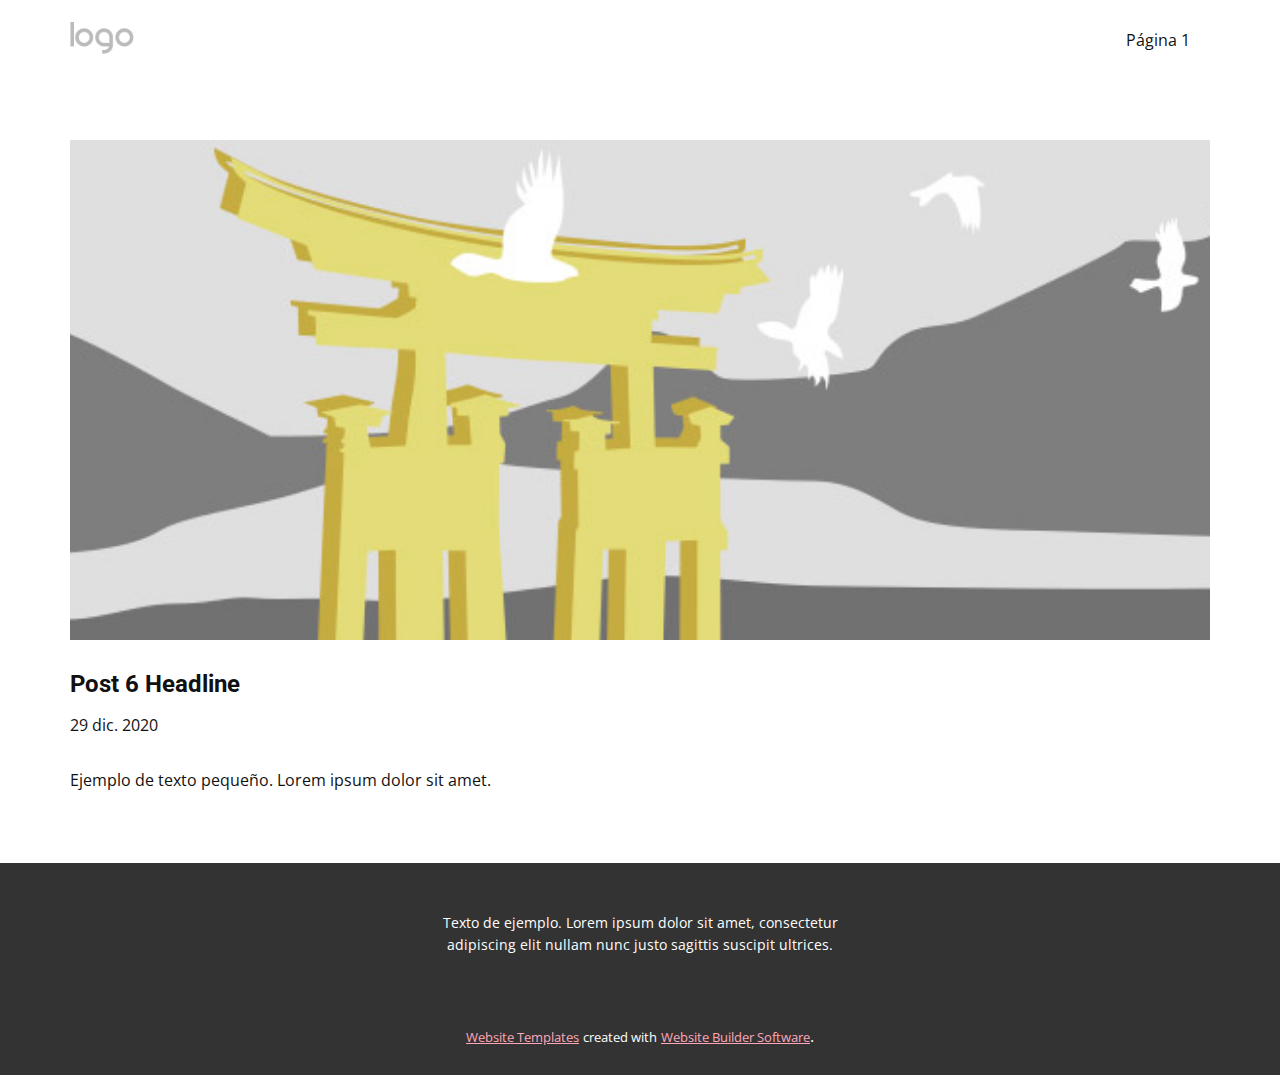
<file: blog/enviar-5.html>
<!doctype html>
<html style="font-size: 16px;"><head>
    <meta name="viewport" content="width=device-width, initial-scale=1.0">
    <meta charset="utf-8">
    <meta name="keywords" content="Blog Post 1">
    <meta name="description" content="">
    <meta name="page_type" content="np-template-header-footer-from-plugin">
    <title>Post 6 Headline</title>
    <link rel="stylesheet" href="../nicepage.css" media="screen">
<link rel="stylesheet" href="../Post-Template.css" media="screen">
    <script class="u-script" type="text/javascript" src="../jquery.js" defer=""></script>
    <script class="u-script" type="text/javascript" src="../nicepage.js" defer=""></script>
    <meta name="generator" content="Nicepage 3.12.1, nicepage.com">
    <link id="u-theme-google-font" rel="stylesheet" href="https://fonts.googleapis.com/css?family=Roboto:100,100i,300,300i,400,400i,500,500i,700,700i,900,900i|Open+Sans:300,300i,400,400i,600,600i,700,700i,800,800i">
    
    
    <script type="application/ld+json">{
		"@context": "http://schema.org",
		"@type": "Organization",
		"name": "ZERO",
		"url": "index.html",
		"logo": "images/default-logo.png"
}</script>
    <meta property="og:title" content="Post Template">
    <meta property="og:type" content="website">
    <meta name="theme-color" content="#ff214f">
    <link rel="canonical" href="../index.html">
    <meta property="og:url" content="index.html">
  </head>
  <body class="u-body"><header class="u-clearfix u-header u-header" id="sec-9049"><div class="u-clearfix u-sheet u-valign-middle u-sheet-1">
        <a href="https://nicepage.com" class="u-image u-logo u-image-1">
          <img src="../images/default-logo.png" class="u-logo-image u-logo-image-1">
        </a>
        <nav class="u-menu u-menu-dropdown u-offcanvas u-menu-1">
          <div class="menu-collapse" style="font-size: 1rem; letter-spacing: 0px;">
            <a class="u-button-style u-custom-left-right-menu-spacing u-custom-padding-bottom u-custom-top-bottom-menu-spacing u-nav-link u-text-active-palette-1-base u-text-hover-palette-2-base" href="#">
              <svg><use xmlns:xlink="http://www.w3.org/1999/xlink" xlink:href="#menu-hamburger"></use></svg>
              <svg version="1.1" xmlns="http://www.w3.org/2000/svg" xmlns:xlink="http://www.w3.org/1999/xlink"><defs><symbol id="menu-hamburger" viewBox="0 0 16 16" style="width: 16px; height: 16px;"><rect y="1" width="16" height="2"></rect><rect y="7" width="16" height="2"></rect><rect y="13" width="16" height="2"></rect>
</symbol>
</defs></svg>
            </a>
          </div>
          <div class="u-nav-container">
            <ul class="u-nav u-unstyled u-nav-1"><li class="u-nav-item"><a class="u-button-style u-nav-link u-text-active-palette-1-base u-text-hover-palette-2-base" href="../Página-1.html" style="padding: 10px 20px;">Página 1</a>
</li></ul>
          </div>
          <div class="u-nav-container-collapse">
            <div class="u-black u-container-style u-inner-container-layout u-opacity u-opacity-95 u-sidenav">
              <div class="u-sidenav-overflow">
                <div class="u-menu-close"></div>
                <ul class="u-align-center u-nav u-popupmenu-items u-unstyled u-nav-2"><li class="u-nav-item"><a class="u-button-style u-nav-link" href="../Página-1.html">Página 1</a>
</li></ul>
              </div>
            </div>
            <div class="u-black u-menu-overlay u-opacity u-opacity-70"></div>
          </div>
        </nav>
      </div></header>
    <section class="u-clearfix u-section-1" id="sec-dc64">
      <div class="u-clearfix u-sheet u-sheet-1">
        <img src="[data-uri]" alt="" class="u-blog-control u-expanded-width u-image u-image-default u-image-1" data-image-width="1080" data-image-height="1080">
        <h2 class="u-blog-control u-custom-font u-expanded-width u-heading-font u-text u-text-1">Post 6 Headline</h2>
        <div class="u-metadata u-metadata-1">
          <span class="u-meta-date u-meta-icon">29 dic. 2020</span>
          
          
        </div>
        <div class="u-blog-control u-expanded-width-sm u-expanded-width-xl u-expanded-width-xs u-post-content u-text u-text-2 fr-view">
  Ejemplo de texto pequeño. Lorem ipsum dolor sit amet.
  </div>
      </div>
    </section>
    
    
    <footer class="u-align-center u-clearfix u-footer u-grey-80 u-footer" id="sec-4849"><div class="u-clearfix u-sheet u-sheet-1">
        <p class="u-small-text u-text u-text-variant u-text-1">Texto de ejemplo. Lorem ipsum dolor sit amet, consectetur adipiscing elit nullam nunc justo sagittis suscipit ultrices.</p>
      </div></footer>
    <section class="u-backlink u-clearfix u-grey-80">
      <a class="u-link" href="https://nicepage.com/website-templates" target="_blank">
        <span>Website Templates</span>
      </a>
      <p class="u-text">
        <span>created with</span>
      </p>
      <a class="u-link" href="https://nicepage.com/" target="_blank">
        <span>Website Builder Software</span>
      </a>. 
    </section>
  
</body></html>
</file>
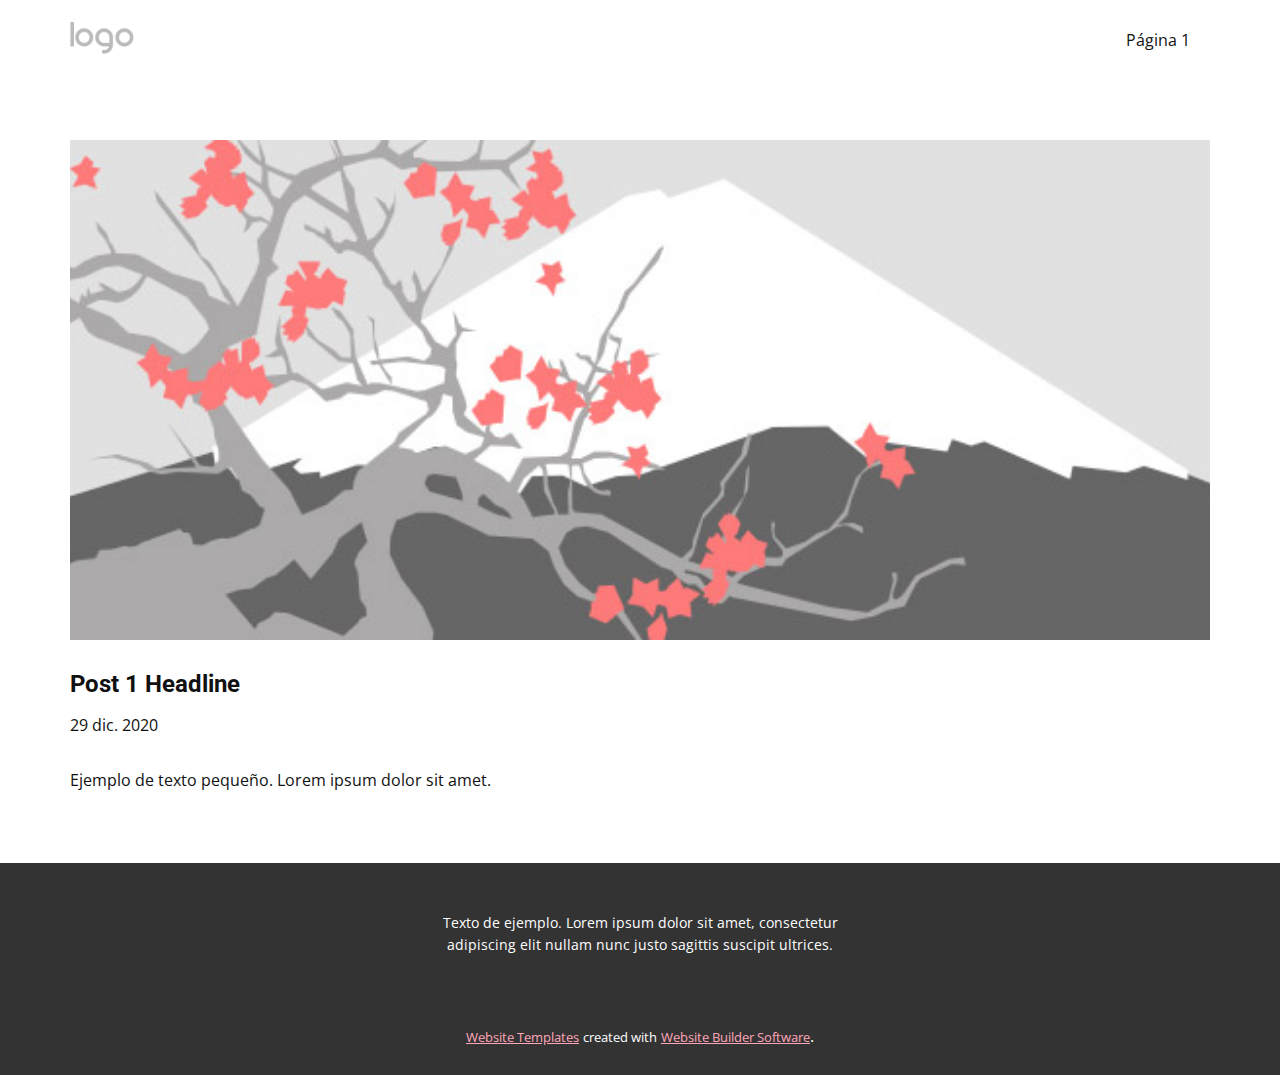
<file: blog/enviar.html>
<!doctype html>
<html style="font-size: 16px;"><head>
    <meta name="viewport" content="width=device-width, initial-scale=1.0">
    <meta charset="utf-8">
    <meta name="keywords" content="Blog Post 1">
    <meta name="description" content="">
    <meta name="page_type" content="np-template-header-footer-from-plugin">
    <title>Post 1 Headline</title>
    <link rel="stylesheet" href="../nicepage.css" media="screen">
<link rel="stylesheet" href="../Post-Template.css" media="screen">
    <script class="u-script" type="text/javascript" src="../jquery.js" defer=""></script>
    <script class="u-script" type="text/javascript" src="../nicepage.js" defer=""></script>
    <meta name="generator" content="Nicepage 3.12.1, nicepage.com">
    <link id="u-theme-google-font" rel="stylesheet" href="https://fonts.googleapis.com/css?family=Roboto:100,100i,300,300i,400,400i,500,500i,700,700i,900,900i|Open+Sans:300,300i,400,400i,600,600i,700,700i,800,800i">
    
    
    <script type="application/ld+json">{
		"@context": "http://schema.org",
		"@type": "Organization",
		"name": "ZERO",
		"url": "index.html",
		"logo": "images/default-logo.png"
}</script>
    <meta property="og:title" content="Post Template">
    <meta property="og:type" content="website">
    <meta name="theme-color" content="#ff214f">
    <link rel="canonical" href="../index.html">
    <meta property="og:url" content="index.html">
  </head>
  <body class="u-body"><header class="u-clearfix u-header u-header" id="sec-9049"><div class="u-clearfix u-sheet u-valign-middle u-sheet-1">
        <a href="https://nicepage.com" class="u-image u-logo u-image-1">
          <img src="../images/default-logo.png" class="u-logo-image u-logo-image-1">
        </a>
        <nav class="u-menu u-menu-dropdown u-offcanvas u-menu-1">
          <div class="menu-collapse" style="font-size: 1rem; letter-spacing: 0px;">
            <a class="u-button-style u-custom-left-right-menu-spacing u-custom-padding-bottom u-custom-top-bottom-menu-spacing u-nav-link u-text-active-palette-1-base u-text-hover-palette-2-base" href="#">
              <svg><use xmlns:xlink="http://www.w3.org/1999/xlink" xlink:href="#menu-hamburger"></use></svg>
              <svg version="1.1" xmlns="http://www.w3.org/2000/svg" xmlns:xlink="http://www.w3.org/1999/xlink"><defs><symbol id="menu-hamburger" viewBox="0 0 16 16" style="width: 16px; height: 16px;"><rect y="1" width="16" height="2"></rect><rect y="7" width="16" height="2"></rect><rect y="13" width="16" height="2"></rect>
</symbol>
</defs></svg>
            </a>
          </div>
          <div class="u-nav-container">
            <ul class="u-nav u-unstyled u-nav-1"><li class="u-nav-item"><a class="u-button-style u-nav-link u-text-active-palette-1-base u-text-hover-palette-2-base" href="../Página-1.html" style="padding: 10px 20px;">Página 1</a>
</li></ul>
          </div>
          <div class="u-nav-container-collapse">
            <div class="u-black u-container-style u-inner-container-layout u-opacity u-opacity-95 u-sidenav">
              <div class="u-sidenav-overflow">
                <div class="u-menu-close"></div>
                <ul class="u-align-center u-nav u-popupmenu-items u-unstyled u-nav-2"><li class="u-nav-item"><a class="u-button-style u-nav-link" href="../Página-1.html">Página 1</a>
</li></ul>
              </div>
            </div>
            <div class="u-black u-menu-overlay u-opacity u-opacity-70"></div>
          </div>
        </nav>
      </div></header>
    <section class="u-clearfix u-section-1" id="sec-dc64">
      <div class="u-clearfix u-sheet u-sheet-1">
        <img src="[data-uri]" alt="" class="u-blog-control u-expanded-width u-image u-image-default u-image-1" data-image-width="1080" data-image-height="1080">
        <h2 class="u-blog-control u-custom-font u-expanded-width u-heading-font u-text u-text-1">Post 1 Headline</h2>
        <div class="u-metadata u-metadata-1">
          <span class="u-meta-date u-meta-icon">29 dic. 2020</span>
          
          
        </div>
        <div class="u-blog-control u-expanded-width-sm u-expanded-width-xl u-expanded-width-xs u-post-content u-text u-text-2 fr-view">
  Ejemplo de texto pequeño. Lorem ipsum dolor sit amet.
  </div>
      </div>
    </section>
    
    
    <footer class="u-align-center u-clearfix u-footer u-grey-80 u-footer" id="sec-4849"><div class="u-clearfix u-sheet u-sheet-1">
        <p class="u-small-text u-text u-text-variant u-text-1">Texto de ejemplo. Lorem ipsum dolor sit amet, consectetur adipiscing elit nullam nunc justo sagittis suscipit ultrices.</p>
      </div></footer>
    <section class="u-backlink u-clearfix u-grey-80">
      <a class="u-link" href="https://nicepage.com/website-templates" target="_blank">
        <span>Website Templates</span>
      </a>
      <p class="u-text">
        <span>created with</span>
      </p>
      <a class="u-link" href="https://nicepage.com/" target="_blank">
        <span>Website Builder Software</span>
      </a>. 
    </section>
  
</body></html>
</file>
